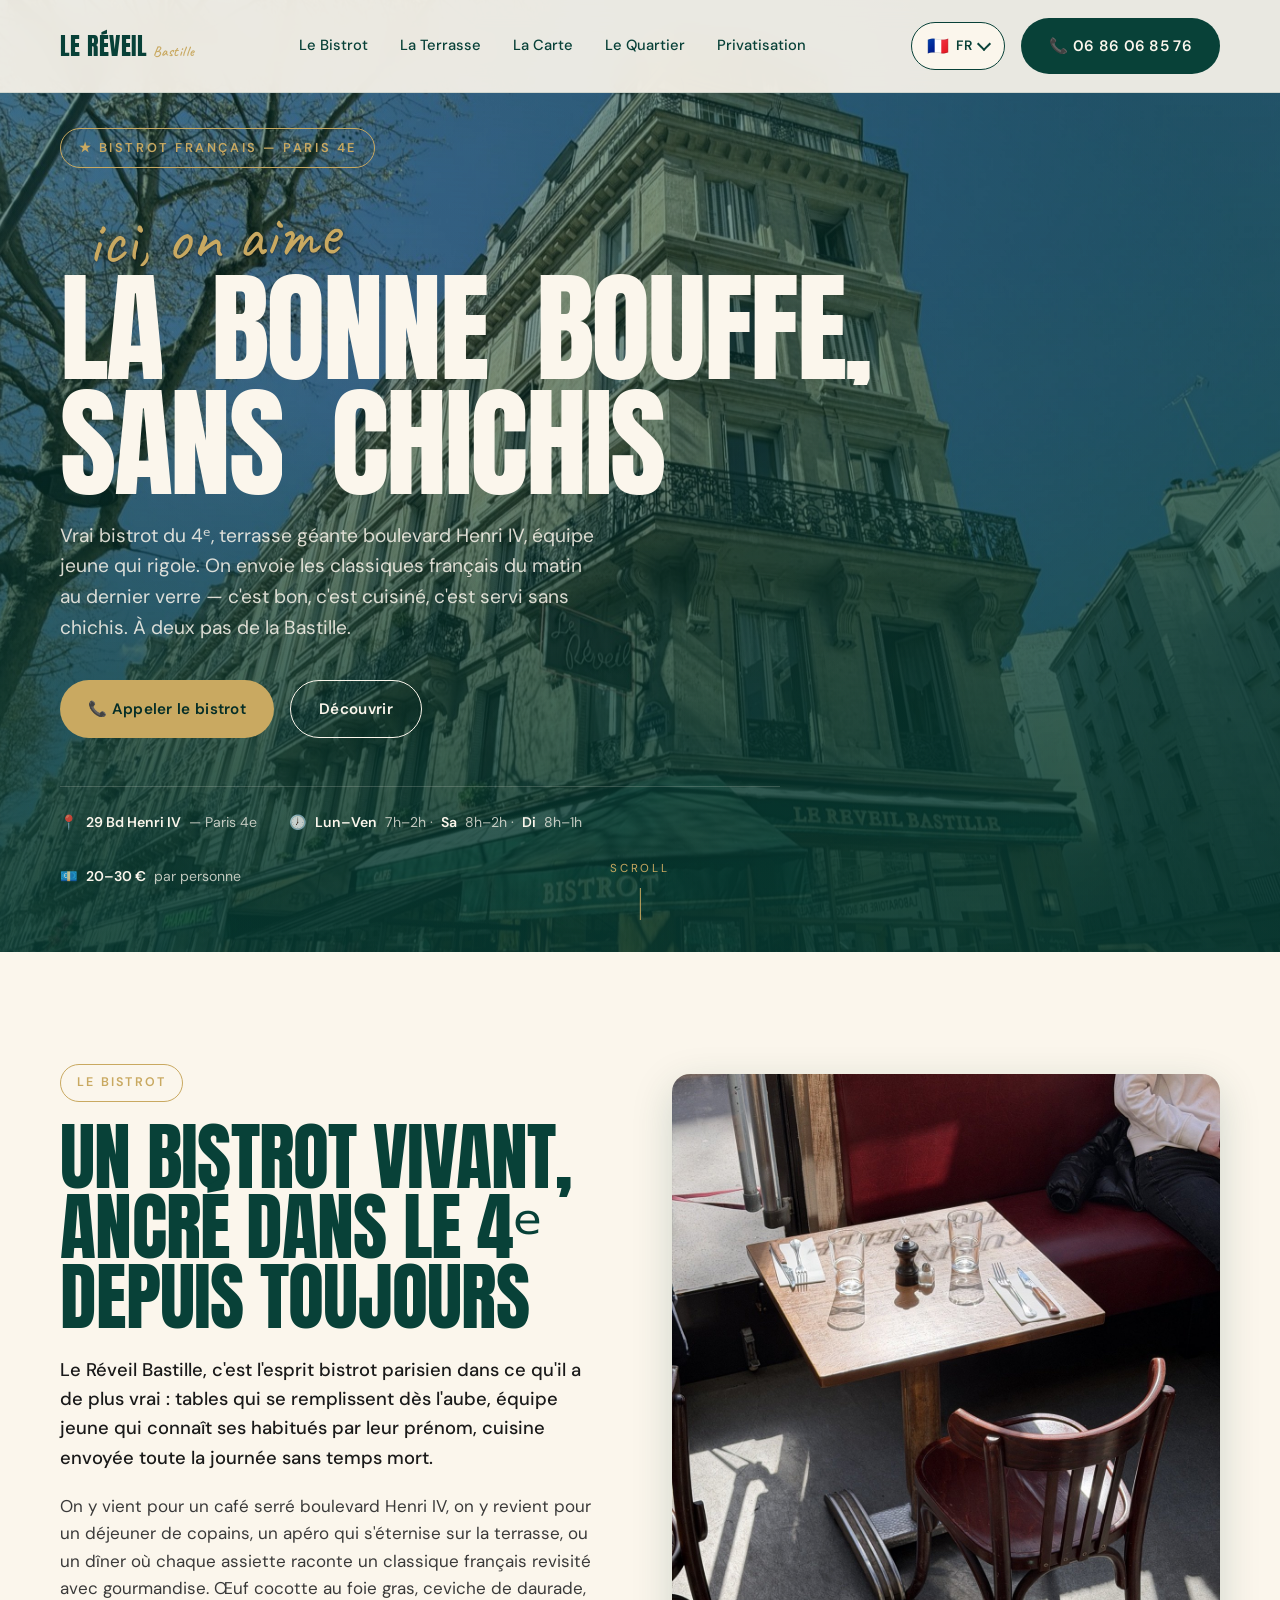
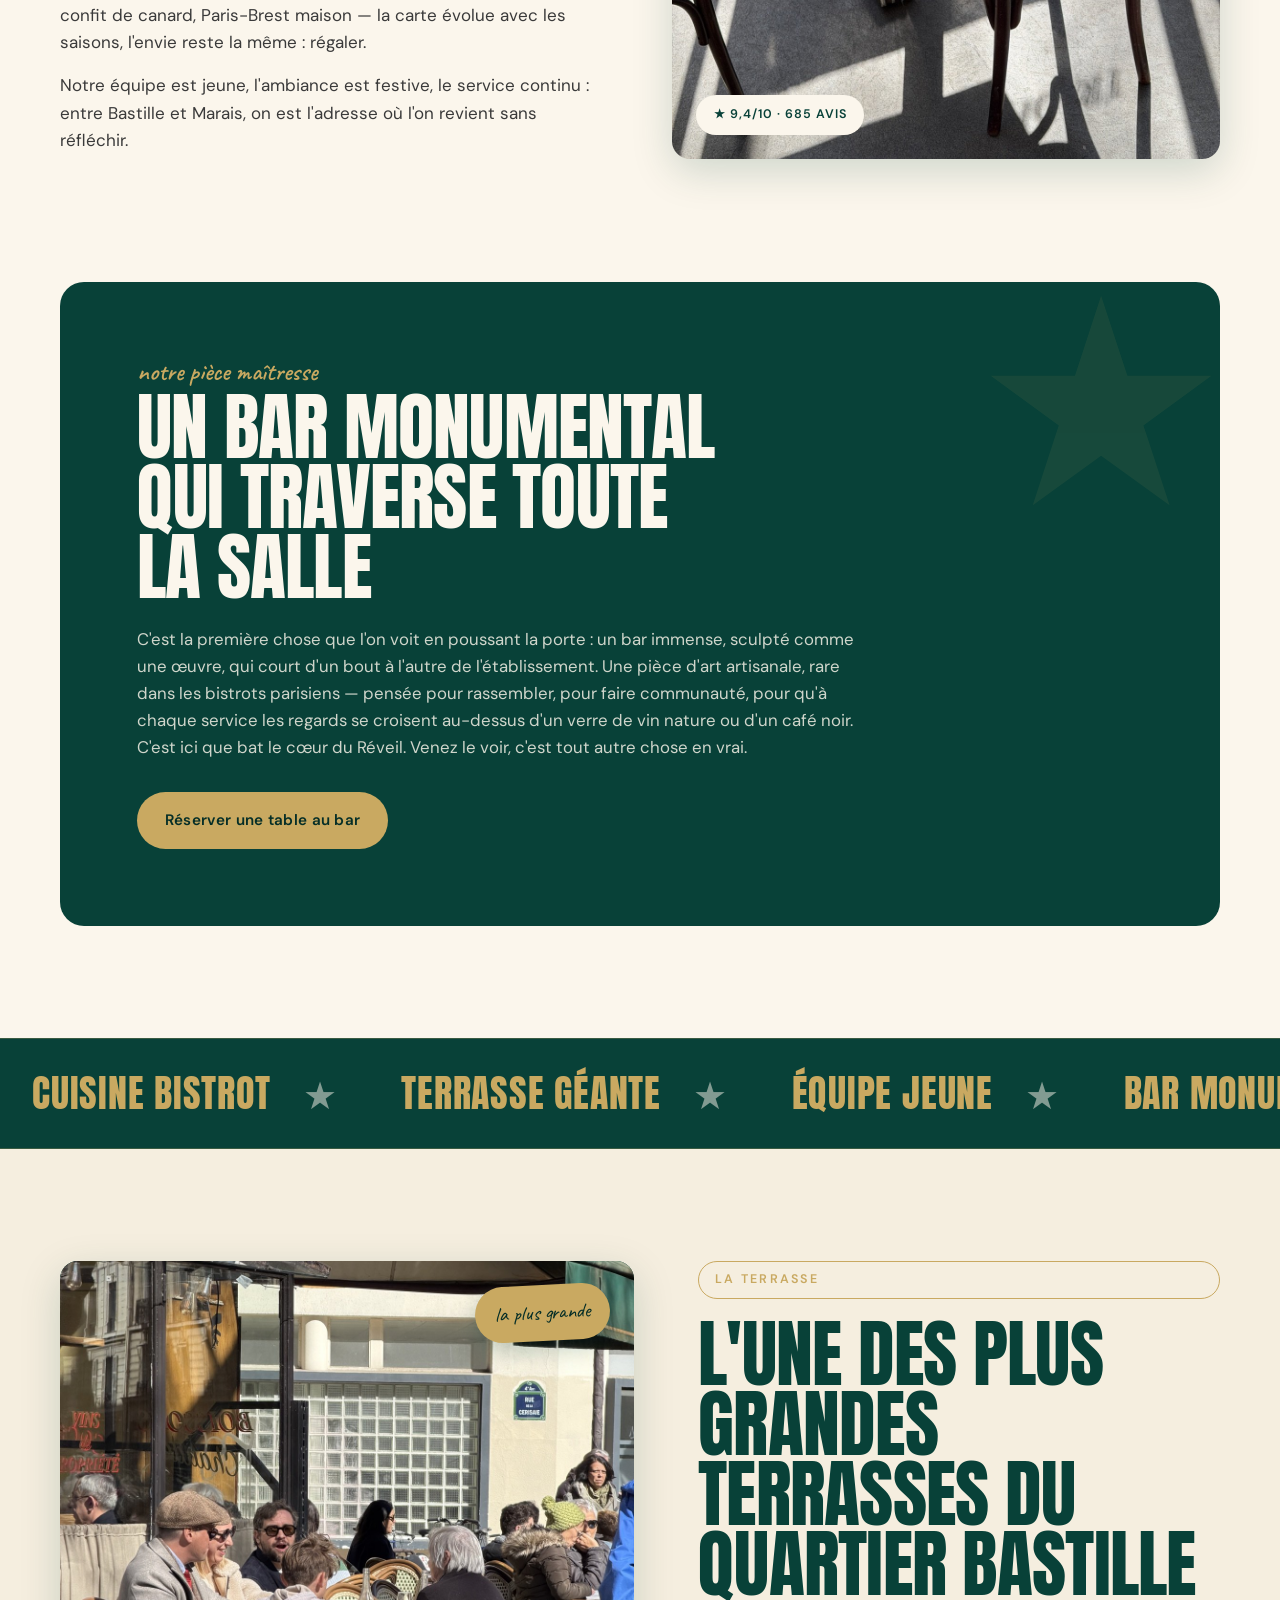
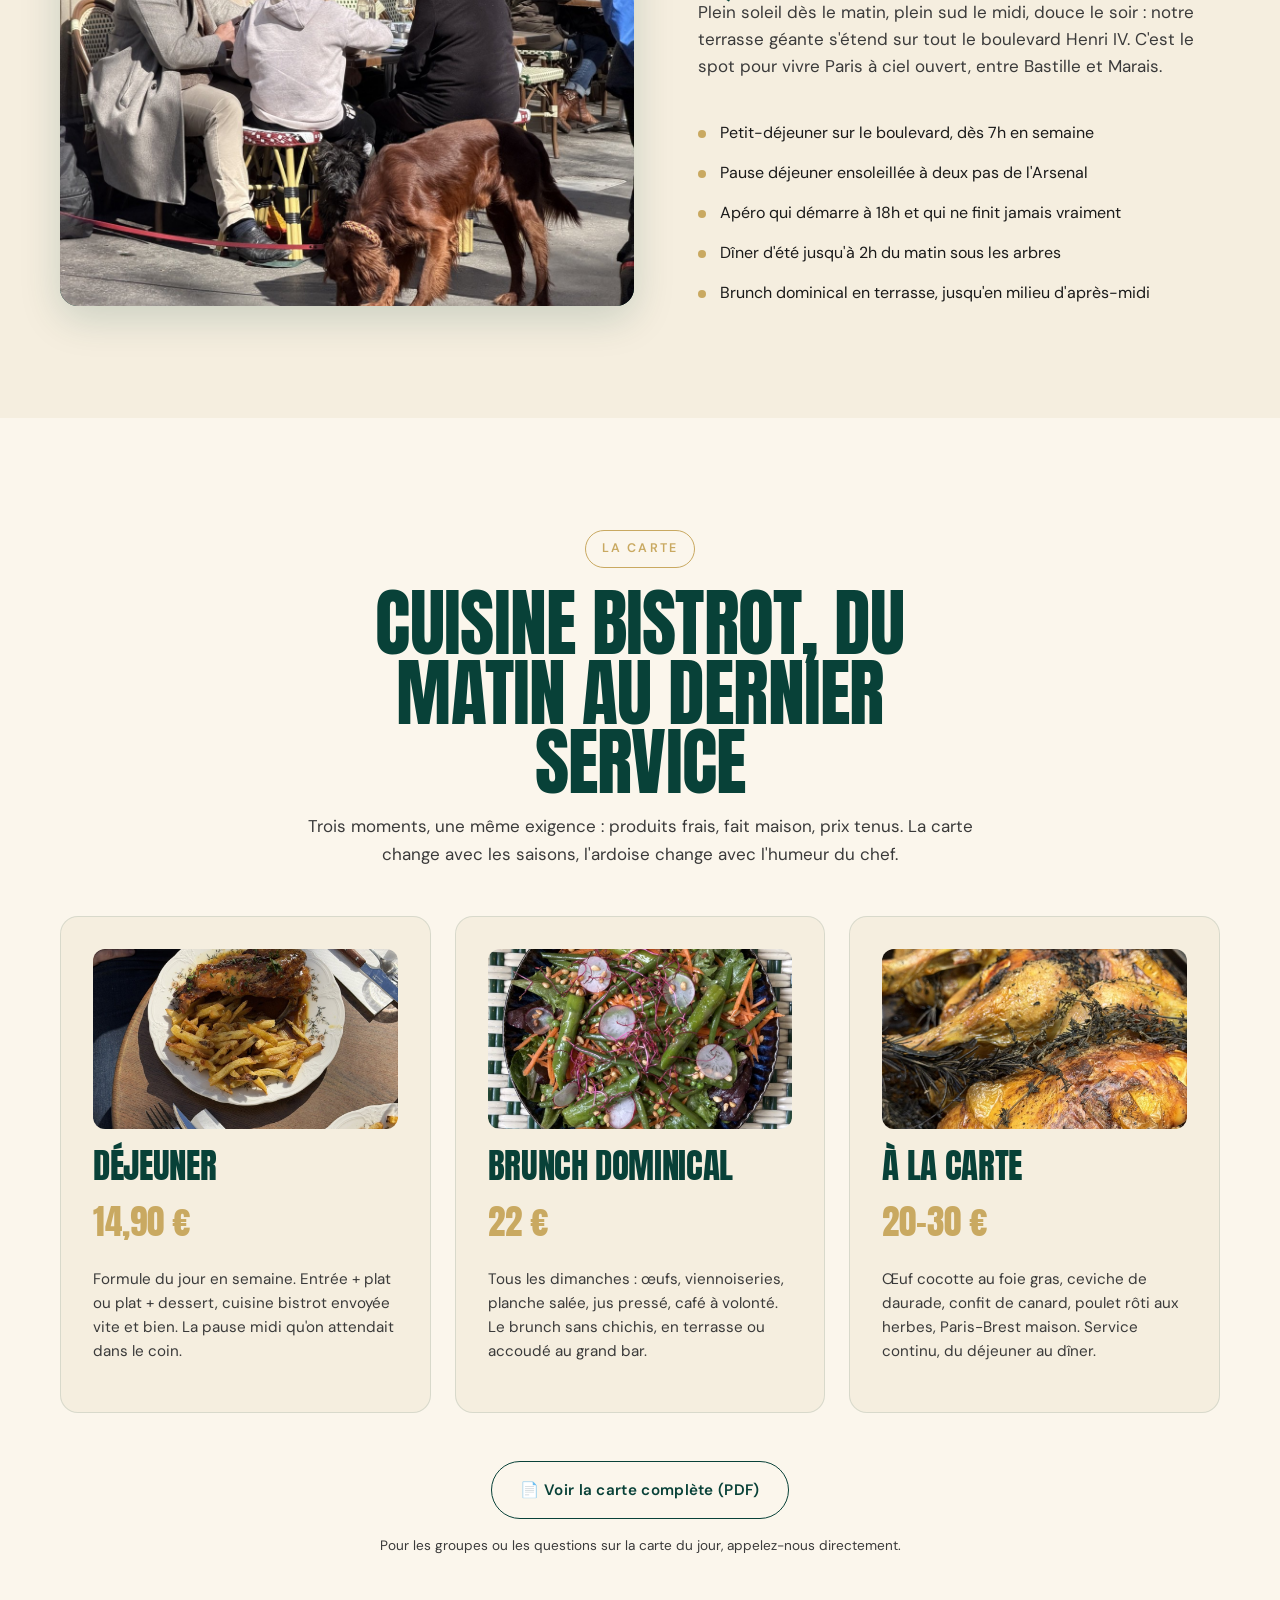
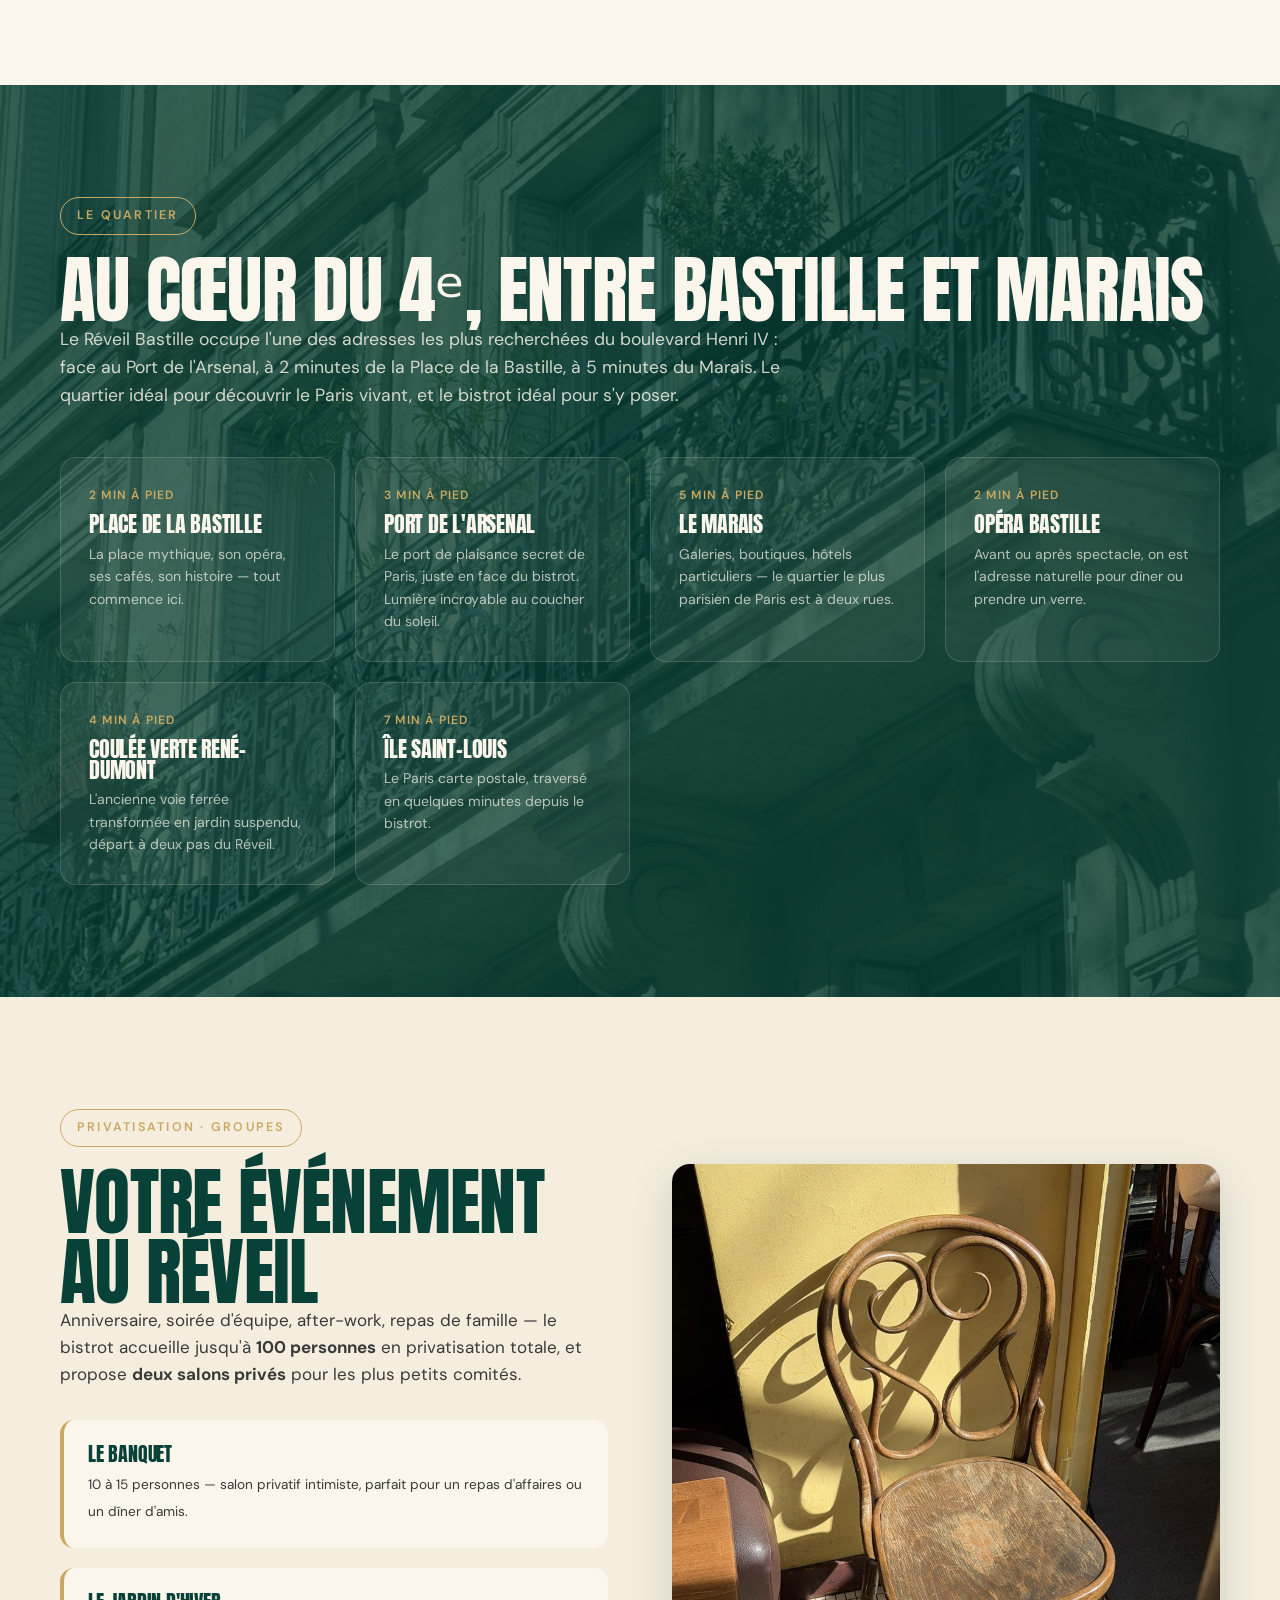
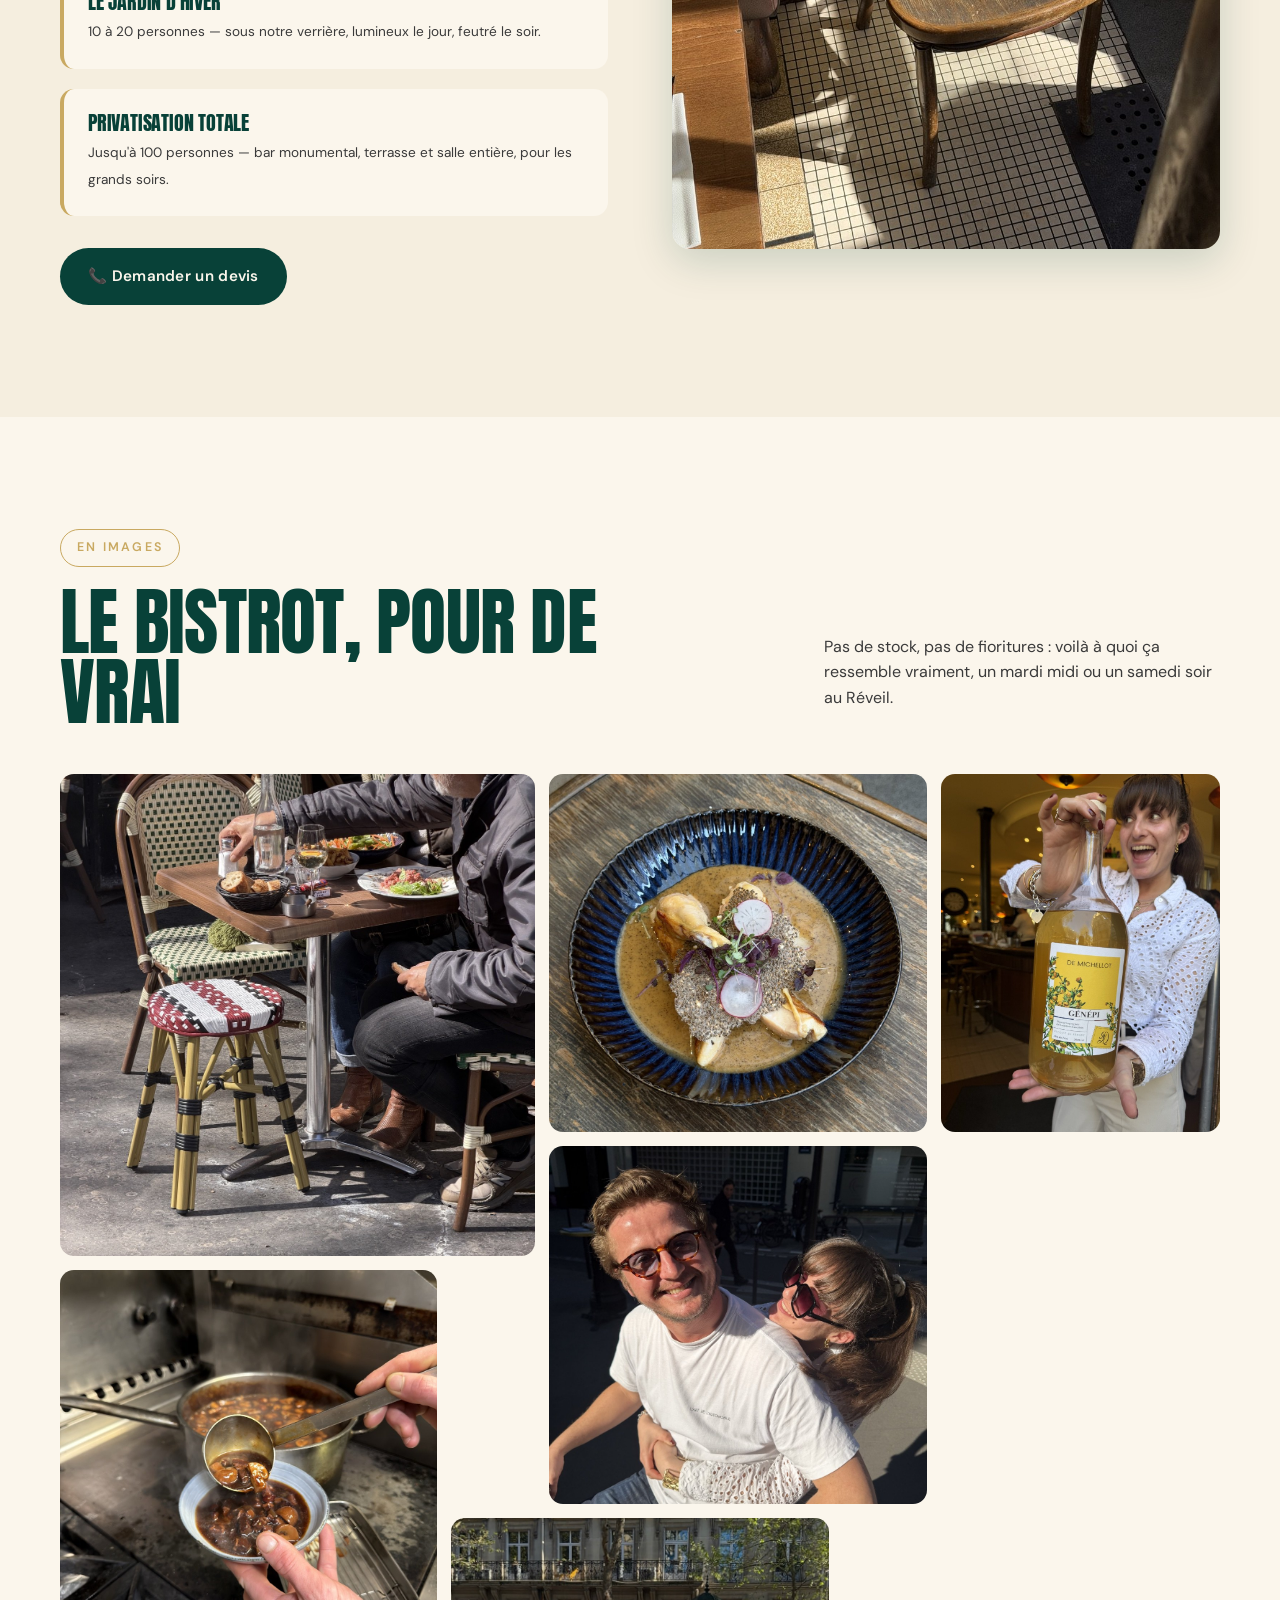
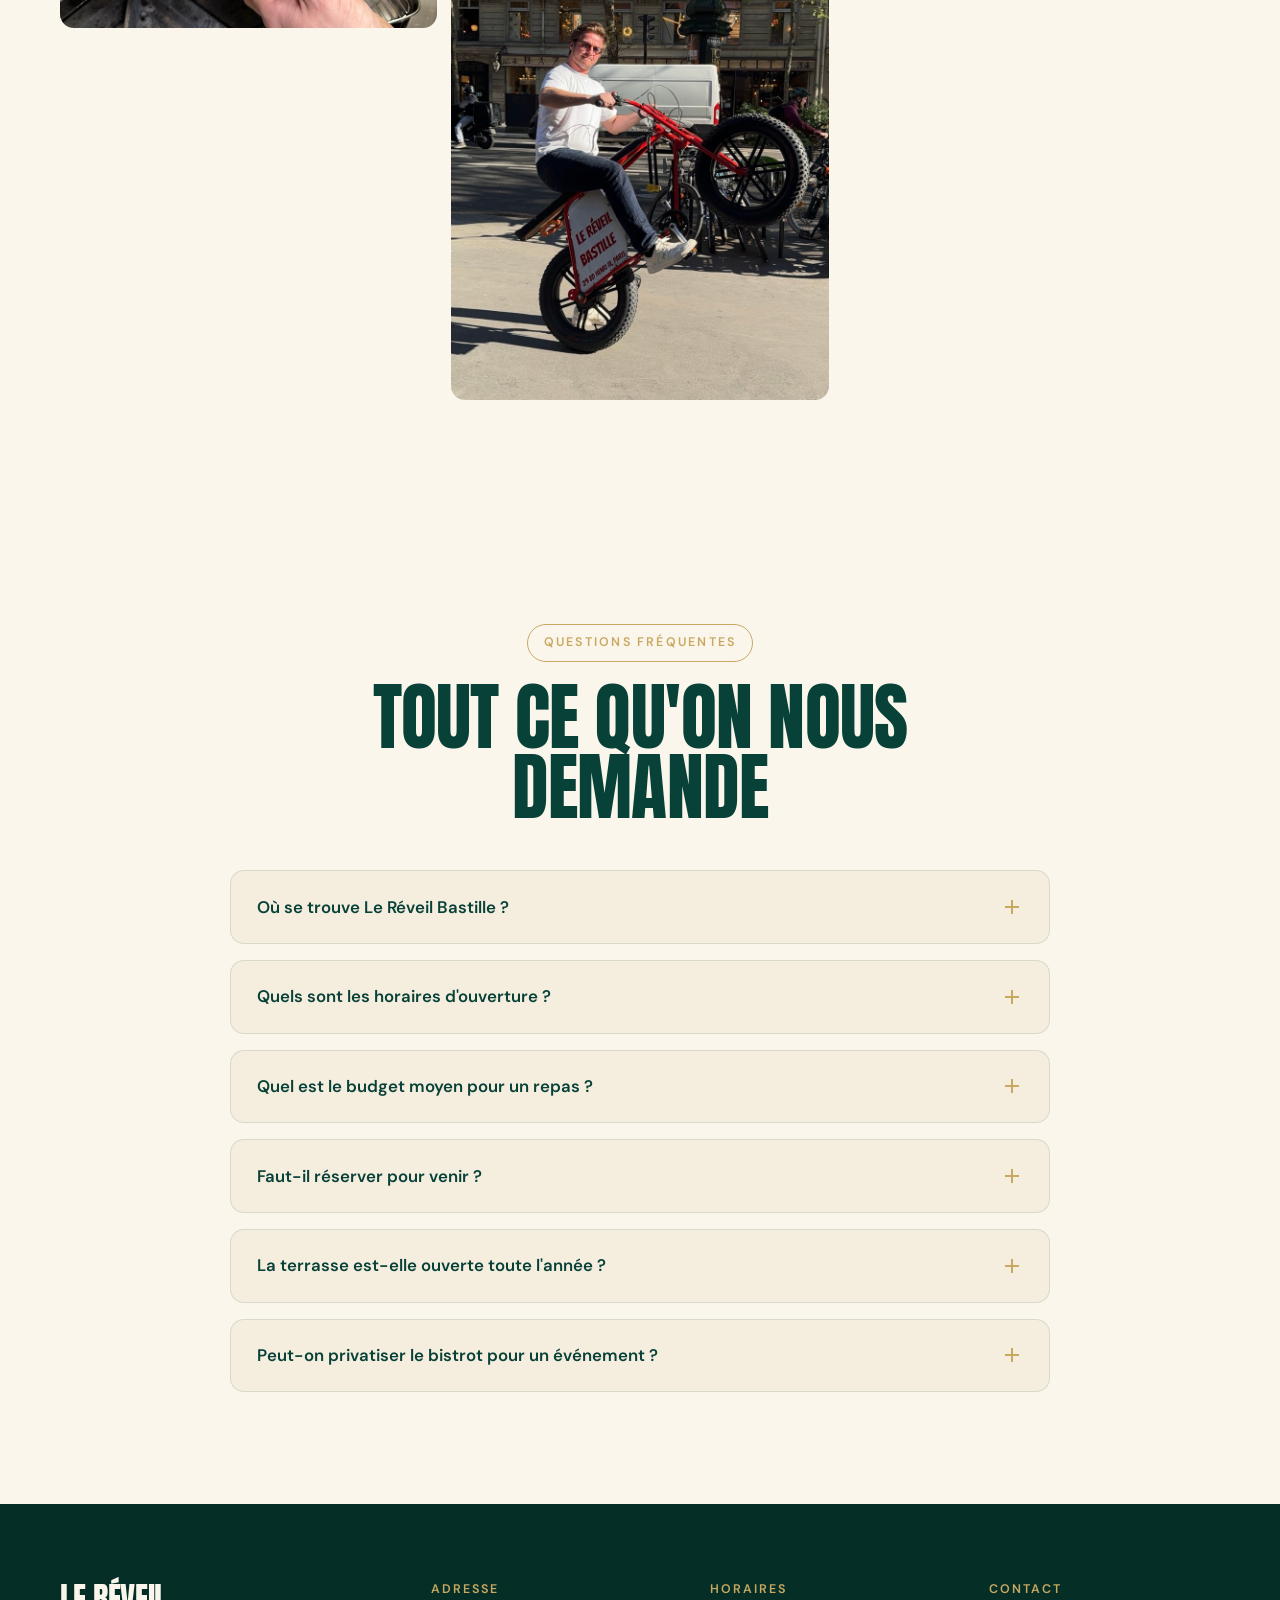
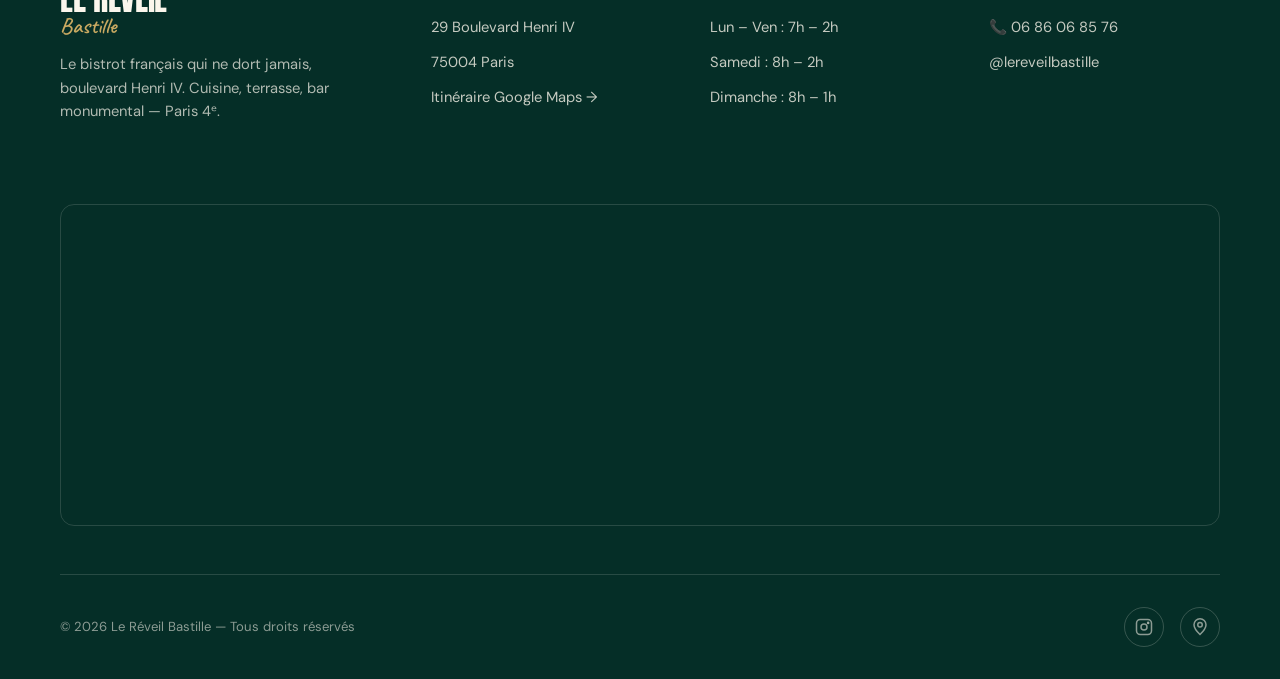
<file: index.html>
<!doctype html>
<html lang="fr">
<head>
  <meta charset="UTF-8" />
  <meta name="viewport" content="width=device-width, initial-scale=1.0" />
  <meta name="theme-color" content="#084138" />

  <!-- SEO méta principale -->
  <title>Le Réveil Bastille — Bistrot français Boulevard Henri IV, Paris 4</title>
  <meta name="description" content="Bistrot français d'exception à deux pas de la Place de la Bastille. Cuisine bistrot, immense terrasse boulevard Henri IV, bar monumental signature. Ouvert tous les jours, 4e arrondissement de Paris." />
  <meta name="keywords" content="bistrot Paris 4, restaurant Bastille, boulevard Henri IV, terrasse Bastille, brunch Bastille, restaurant Marais, bistrot français Paris" />
  <meta name="author" content="Le Réveil Bastille" />
  <meta name="robots" content="index, follow, max-image-preview:large" />

  <!-- Canonical -->
  <link rel="canonical" href="https://lereveilbastille.fr/" />

  <!-- hreflang (multilingue) -->
  <link rel="alternate" hreflang="fr" href="https://lereveilbastille.fr/" />
  <link rel="alternate" hreflang="en" href="https://lereveilbastille.fr/en/" />
  <link rel="alternate" hreflang="es" href="https://lereveilbastille.fr/es/" />
  <link rel="alternate" hreflang="pt" href="https://lereveilbastille.fr/pt/" />
  <link rel="alternate" hreflang="zh" href="https://lereveilbastille.fr/zh/" />
  <link rel="alternate" hreflang="x-default" href="https://lereveilbastille.fr/" />

  <!-- Open Graph -->
  <meta property="og:type" content="restaurant.restaurant" />
  <meta property="og:locale" content="fr_FR" />
  <meta property="og:locale:alternate" content="en_US" />
  <meta property="og:locale:alternate" content="es_ES" />
  <meta property="og:locale:alternate" content="pt_PT" />
  <meta property="og:locale:alternate" content="zh_CN" />
  <meta property="og:title" content="Le Réveil Bastille — Bistrot français Boulevard Henri IV, Paris 4" />
  <meta property="og:description" content="Bistrot français d'exception à deux pas de la Bastille. Immense terrasse, bar monumental signature, équipe jeune et passionnée." />
  <meta property="og:url" content="https://lereveilbastille.fr/" />
  <meta property="og:image" content="https://lereveilbastille.fr/assets/og-cover.jpg" />
  <meta property="og:site_name" content="Le Réveil Bastille" />

  <!-- Twitter Cards -->
  <meta name="twitter:card" content="summary_large_image" />
  <meta name="twitter:title" content="Le Réveil Bastille — Bistrot Paris 4" />
  <meta name="twitter:description" content="Bistrot français à deux pas de la Bastille. Terrasse, bar monumental, équipe jeune." />
  <meta name="twitter:image" content="https://lereveilbastille.fr/assets/og-cover.jpg" />

  <!-- Favicon (placeholder) -->
  <link rel="icon" type="image/svg+xml" href="data:image/svg+xml,%3Csvg xmlns='http://www.w3.org/2000/svg' viewBox='0 0 100 100'%3E%3Crect width='100' height='100' fill='%23084138'/%3E%3Ctext x='50' y='68' font-family='Arial Black' font-size='52' fill='%23c9a961' text-anchor='middle'%3ER%3C/text%3E%3C/svg%3E" />

  <!-- Polices Google -->
  <link rel="preconnect" href="https://fonts.googleapis.com" />
  <link rel="preconnect" href="https://fonts.gstatic.com" crossorigin />
  <link href="https://fonts.googleapis.com/css2?family=Anton&family=DM+Sans:wght@400;500;600;700&family=Caveat:wght@600;700&display=swap" rel="stylesheet" />

  <!-- Feuille de style principale -->
  <link rel="stylesheet" href="style.css" />

  <!-- Schema.org : Restaurant + LocalBusiness -->
  <script type="application/ld+json">
  {
    "@context": "https://schema.org",
    "@type": "Restaurant",
    "@id": "https://lereveilbastille.fr/#restaurant",
    "name": "Le Réveil Bastille",
    "url": "https://lereveilbastille.fr/",
    "image": [
      "https://lereveilbastille.fr/assets/og-cover.jpg"
    ],
    "logo": "https://lereveilbastille.fr/assets/logo.svg",
    "description": "Bistrot français d'exception sur le boulevard Henri IV, à deux pas de la Place de la Bastille. Cuisine bistrot, immense terrasse, bar monumental signature. Équipe jeune et passionnée.",
    "telephone": "+33686068576",
    "priceRange": "€€",
    "servesCuisine": ["French", "Bistrot", "Brunch"],
    "address": {
      "@type": "PostalAddress",
      "streetAddress": "29 Boulevard Henri IV",
      "addressLocality": "Paris",
      "postalCode": "75004",
      "addressRegion": "Île-de-France",
      "addressCountry": "FR"
    },
    "geo": {
      "@type": "GeoCoordinates",
      "latitude": 48.852116,
      "longitude": 2.3650567
    },
    "openingHoursSpecification": [
      { "@type": "OpeningHoursSpecification", "dayOfWeek": ["Monday","Tuesday","Wednesday","Thursday","Friday"], "opens": "07:00", "closes": "02:00" },
      { "@type": "OpeningHoursSpecification", "dayOfWeek": "Saturday", "opens": "08:00", "closes": "02:00" },
      { "@type": "OpeningHoursSpecification", "dayOfWeek": "Sunday", "opens": "08:00", "closes": "01:00" }
    ],
    "hasMap": "https://www.google.com/maps/place/Le+Reveil+Bastille/@48.8521195,2.3624818,17z",
    "acceptsReservations": "False",
    "sameAs": [
      "https://www.instagram.com/lereveilbastille/"
    ],
    "areaServed": {
      "@type": "City",
      "name": "Paris"
    }
  }
  </script>

  <!-- Schema.org : FAQPage (GEO — Generative Engine Optimization) -->
  <script type="application/ld+json">
  {
    "@context": "https://schema.org",
    "@type": "FAQPage",
    "mainEntity": [
      {
        "@type": "Question",
        "name": "Où se trouve Le Réveil Bastille ?",
        "acceptedAnswer": {
          "@type": "Answer",
          "text": "Le Réveil Bastille est situé au 29 boulevard Henri IV, dans le 4e arrondissement de Paris, à deux minutes à pied de la Place de la Bastille et à proximité immédiate du Marais et du Port de l'Arsenal."
        }
      },
      {
        "@type": "Question",
        "name": "Quels sont les horaires d'ouverture du Réveil Bastille ?",
        "acceptedAnswer": {
          "@type": "Answer",
          "text": "Le bistrot est ouvert du lundi au vendredi de 7h à 2h, le samedi de 8h à 2h et le dimanche de 8h à 1h. Service continu toute la journée."
        }
      },
      {
        "@type": "Question",
        "name": "Quel est le budget moyen pour un repas au Réveil Bastille ?",
        "acceptedAnswer": {
          "@type": "Answer",
          "text": "Le budget moyen se situe entre 20 et 30 € par personne pour un repas complet. Une formule déjeuner et un brunch dominical sont également proposés à des tarifs accessibles."
        }
      },
      {
        "@type": "Question",
        "name": "Le Réveil Bastille a-t-il une terrasse ?",
        "acceptedAnswer": {
          "@type": "Answer",
          "text": "Oui, le bistrot dispose d'une immense terrasse ensoleillée donnant sur le boulevard Henri IV. Elle est ouverte pour le petit-déjeuner, le déjeuner, l'apéro et le dîner."
        }
      },
      {
        "@type": "Question",
        "name": "Faut-il réserver pour venir manger ?",
        "acceptedAnswer": {
          "@type": "Answer",
          "text": "Le Réveil Bastille fonctionne sans réservation en ligne. Pour les groupes ou la privatisation, il suffit d'appeler directement au 06 86 06 85 76."
        }
      },
      {
        "@type": "Question",
        "name": "Peut-on privatiser Le Réveil Bastille pour un événement ?",
        "acceptedAnswer": {
          "@type": "Answer",
          "text": "Oui, le bistrot propose deux espaces privatisables — Le Banquet (10 à 15 personnes) et Le Jardin d'Hiver (10 à 20 personnes) — ainsi qu'une privatisation totale jusqu'à 100 personnes pour les événements professionnels et privés."
        }
      }
    ]
  }
  </script>
</head>

<body>

  <!-- Barre de progression scroll -->
  <div class="scroll-progress" aria-hidden="true"></div>

  <!-- ===================== NAVIGATION ===================== -->
  <header class="nav" role="banner">
    <div class="container nav-inner">
      <a href="#top" class="nav-logo" aria-label="Le Réveil Bastille — accueil">
        Le Réveil <span class="accent">Bastille</span>
      </a>

      <nav class="nav-menu" role="navigation" aria-label="Menu principal">
        <a href="#bistrot">Le Bistrot</a>
        <a href="#terrasse">La Terrasse</a>
        <a href="#carte">La Carte</a>
        <a href="#quartier">Le Quartier</a>
        <a href="#privatisation">Privatisation</a>
      </nav>

      <div class="nav-actions">
        <!-- SÉLECTEUR DE LANGUE — VISIBLE IMMÉDIATEMENT -->
        <div class="lang-switcher" role="group" aria-label="Choisir la langue">
          <button class="lang-current" aria-haspopup="true" aria-expanded="false">
            <span class="lang-flag">🇫🇷</span> FR <span class="chevron"></span>
          </button>
          <div class="lang-dropdown" role="menu">
            <a href="/" class="active" role="menuitem"><span class="lang-flag">🇫🇷</span> Français</a>
            <a href="/en/" role="menuitem"><span class="lang-flag">🇬🇧</span> English</a>
            <a href="/es/" role="menuitem"><span class="lang-flag">🇪🇸</span> Español</a>
            <a href="/pt/" role="menuitem"><span class="lang-flag">🇵🇹</span> Português</a>
            <a href="/zh/" role="menuitem"><span class="lang-flag">🇨🇳</span> 中文</a>
          </div>
        </div>

        <a href="tel:+33686068576" class="btn btn-primary">📞 06 86 06 85 76</a>

        <button class="nav-burger" aria-label="Ouvrir le menu" aria-expanded="false">
          <span></span><span></span><span></span>
        </button>
      </div>
    </div>
  </header>

  <main id="top">

    <!-- ===================== HERO ===================== -->
    <section class="hero" aria-label="Bienvenue au Réveil Bastille">
      <div class="hero-bg" aria-hidden="true">
        <img src="assets/hero-facade.jpg" alt="" loading="eager" fetchpriority="high" />
      </div>
      <div class="container hero-inner">
        <span class="hero-tag">★ Bistrot français — Paris 4e</span>
        <h1>
          <span class="script-accent">ici, on aime</span>
          la bonne bouffe, sans chichis
        </h1>
        <p class="hero-sub">
          Vrai bistrot du 4ᵉ, terrasse géante boulevard Henri IV, équipe jeune qui rigole.
          On envoie les classiques français du matin au dernier verre — c'est bon, c'est cuisiné,
          c'est servi sans chichis. À deux pas de la Bastille.
        </p>
        <div class="hero-cta">
          <a href="tel:+33686068576" class="btn btn-brass">📞 Appeler le bistrot</a>
          <a href="#bistrot" class="btn btn-outline" style="color:#fbf6ec; border-color:#fbf6ec;">Découvrir</a>
        </div>
        <div class="hero-meta">
          <div>📍 <strong>29 Bd Henri IV</strong> — Paris 4e</div>
          <div>🕖 <strong>Lun–Ven</strong> 7h–2h · <strong>Sa</strong> 8h–2h · <strong>Di</strong> 8h–1h</div>
          <div>💶 <strong>20–30 €</strong> par personne</div>
        </div>
      </div>
      <div class="scroll-cue" aria-hidden="true">Scroll</div>
    </section>

    <!-- ===================== LE BISTROT ===================== -->
    <section class="bistrot" id="bistrot">
      <div class="container">
        <div class="split">
          <div class="split-text reveal-left">
            <span class="section-tag">Le Bistrot</span>
            <h2>Un bistrot vivant, ancré dans le 4ᵉ depuis toujours</h2>
            <p class="lead">
              Le Réveil Bastille, c'est l'esprit bistrot parisien dans ce qu'il a de plus vrai :
              tables qui se remplissent dès l'aube, équipe jeune qui connaît ses habitués par leur prénom,
              cuisine envoyée toute la journée sans temps mort.
            </p>
            <p>
              On y vient pour un café serré boulevard Henri IV, on y revient pour un déjeuner de
              copains, un apéro qui s'éternise sur la terrasse, ou un dîner où chaque assiette
              raconte un classique français revisité avec gourmandise. Œuf cocotte au foie gras,
              ceviche de daurade, confit de canard, Paris-Brest maison — la carte évolue avec
              les saisons, l'envie reste la même : régaler.
            </p>
            <p>
              Notre équipe est jeune, l'ambiance est festive, le service continu :
              entre Bastille et Marais, on est l'adresse où l'on revient sans réfléchir.
            </p>
          </div>
          <div class="split-image img-reveal">
            <img src="assets/bistrot-banquette.jpg" alt="Banquette rouge et chaises Thonet à l'intérieur du Réveil Bastille" loading="lazy" />
            <span class="badge">★ 9,4/10 · 685 avis</span>
          </div>
        </div>

        <!-- Bloc bar monumental — pièce signature -->
        <div class="signature-bar fade-in">
          <span class="script">notre pièce maîtresse</span>
          <h2>Un bar monumental qui traverse toute la salle</h2>
          <p>
            C'est la première chose que l'on voit en poussant la porte : un bar immense, sculpté
            comme une œuvre, qui court d'un bout à l'autre de l'établissement. Une pièce d'art
            artisanale, rare dans les bistrots parisiens — pensée pour rassembler, pour faire
            communauté, pour qu'à chaque service les regards se croisent au-dessus d'un verre de
            vin nature ou d'un café noir. C'est ici que bat le cœur du Réveil. Venez le voir,
            c'est tout autre chose en vrai.
          </p>
          <div style="margin-top:2rem;">
            <a href="tel:+33686068576" class="btn btn-brass">Réserver une table au bar</a>
          </div>
        </div>
      </div>
    </section>

    <!-- ===================== MARQUEE ===================== -->
    <div class="marquee" aria-hidden="true">
      <div class="marquee-track">
        <span>cuisine bistrot</span>
        <span>terrasse géante</span>
        <span>équipe jeune</span>
        <span>bar monumental</span>
        <span>service continu</span>
        <span>brunch dominical</span>
        <span>cuisine bistrot</span>
        <span>terrasse géante</span>
        <span>équipe jeune</span>
        <span>bar monumental</span>
        <span>service continu</span>
        <span>brunch dominical</span>
      </div>
    </div>

    <!-- ===================== LA TERRASSE ===================== -->
    <section class="terrasse" id="terrasse">
      <div class="container">
        <div class="terrasse-grid fade-in">
          <div class="terrasse-image img-reveal" role="img" aria-label="Terrasse animée du Réveil Bastille boulevard Henri IV">
            <img src="assets/terrasse-vie.jpg" alt="Terrasse pleine de monde au Réveil Bastille un après-midi ensoleillé" loading="lazy" />
            <span class="badge-script">la plus grande</span>
          </div>
          <div class="terrasse-text">
            <span class="section-tag">La Terrasse</span>
            <h2>L'une des plus grandes terrasses du quartier Bastille</h2>
            <p class="lead">
              Plein soleil dès le matin, plein sud le midi, douce le soir : notre terrasse géante
              s'étend sur tout le boulevard Henri IV. C'est le spot pour vivre Paris à ciel ouvert,
              entre Bastille et Marais.
            </p>
            <ul class="terrasse-list">
              <li>Petit-déjeuner sur le boulevard, dès 7h en semaine</li>
              <li>Pause déjeuner ensoleillée à deux pas de l'Arsenal</li>
              <li>Apéro qui démarre à 18h et qui ne finit jamais vraiment</li>
              <li>Dîner d'été jusqu'à 2h du matin sous les arbres</li>
              <li>Brunch dominical en terrasse, jusqu'en milieu d'après-midi</li>
            </ul>
          </div>
        </div>
      </div>
    </section>

    <!-- ===================== CARTE & MOMENTS ===================== -->
    <section class="carte" id="carte">
      <div class="container">
        <div style="text-align:center; max-width:680px; margin:0 auto;" class="fade-in">
          <span class="section-tag">La Carte</span>
          <h2>Cuisine bistrot, du matin au dernier service</h2>
          <p style="margin-top:1rem;">
            Trois moments, une même exigence : produits frais, fait maison, prix tenus.
            La carte change avec les saisons, l'ardoise change avec l'humeur du chef.
          </p>
        </div>

        <div class="carte-grid stagger">
          <div class="carte-card">
            <div class="carte-visual"><img src="assets/plat-canard-frites.jpg" alt="Confit de canard et frites maison servis dans une assiette" loading="lazy" /></div>
            <h3>Déjeuner</h3>
            <span class="price">14,90 €</span>
            <p>
              Formule du jour en semaine. Entrée + plat ou plat + dessert,
              cuisine bistrot envoyée vite et bien. La pause midi qu'on attendait dans le coin.
            </p>
          </div>
          <div class="carte-card">
            <div class="carte-visual"><img src="assets/plat-salade.jpg" alt="Salade fraîche du brunch dominical" loading="lazy" /></div>
            <h3>Brunch dominical</h3>
            <span class="price">22 €</span>
            <p>
              Tous les dimanches : œufs, viennoiseries, planche salée, jus pressé, café à volonté.
              Le brunch sans chichis, en terrasse ou accoudé au grand bar.
            </p>
          </div>
          <div class="carte-card">
            <div class="carte-visual"><img src="assets/plat-poulets-rotis.jpg" alt="Poulets rôtis à la broche aux herbes" loading="lazy" /></div>
            <h3>À la carte</h3>
            <span class="price">20–30 €</span>
            <p>
              Œuf cocotte au foie gras, ceviche de daurade, confit de canard, poulet rôti aux herbes,
              Paris-Brest maison. Service continu, du déjeuner au dîner.
            </p>
          </div>
        </div>

        <div class="carte-cta fade-in">
          <!-- Lien PDF de la carte — À COMPLÉTER avec l'URL Netlify une fois la carte uploadée -->
          <a href="#" class="btn btn-outline" data-tofill="carte-pdf" aria-label="Télécharger la carte au format PDF">
            📄 Voir la carte complète (PDF)
          </a>
          <p style="font-size:0.85rem; color:var(--ink-soft); margin-top:1rem;">
            Pour les groupes ou les questions sur la carte du jour, appelez-nous directement.
          </p>
        </div>
      </div>
    </section>

    <!-- ===================== LE QUARTIER ===================== -->
    <section class="quartier" id="quartier" style="--quartier-bg: url('assets/quartier-facade1.jpg');">
      <div class="container">
        <div class="fade-in">
          <span class="section-tag">Le Quartier</span>
          <h2>Au cœur du 4ᵉ, entre Bastille et Marais</h2>
          <p class="quartier-intro">
            Le Réveil Bastille occupe l'une des adresses les plus recherchées du boulevard Henri IV :
            face au Port de l'Arsenal, à 2 minutes de la Place de la Bastille, à 5 minutes du Marais.
            Le quartier idéal pour découvrir le Paris vivant, et le bistrot idéal pour s'y poser.
          </p>
        </div>

        <div class="places stagger">
          <div class="place">
            <span class="distance">2 min à pied</span>
            <h4>Place de la Bastille</h4>
            <p>La place mythique, son opéra, ses cafés, son histoire — tout commence ici.</p>
          </div>
          <div class="place">
            <span class="distance">3 min à pied</span>
            <h4>Port de l'Arsenal</h4>
            <p>Le port de plaisance secret de Paris, juste en face du bistrot. Lumière incroyable au coucher du soleil.</p>
          </div>
          <div class="place">
            <span class="distance">5 min à pied</span>
            <h4>Le Marais</h4>
            <p>Galeries, boutiques, hôtels particuliers — le quartier le plus parisien de Paris est à deux rues.</p>
          </div>
          <div class="place">
            <span class="distance">2 min à pied</span>
            <h4>Opéra Bastille</h4>
            <p>Avant ou après spectacle, on est l'adresse naturelle pour dîner ou prendre un verre.</p>
          </div>
          <div class="place">
            <span class="distance">4 min à pied</span>
            <h4>Coulée verte René-Dumont</h4>
            <p>L'ancienne voie ferrée transformée en jardin suspendu, départ à deux pas du Réveil.</p>
          </div>
          <div class="place">
            <span class="distance">7 min à pied</span>
            <h4>Île Saint-Louis</h4>
            <p>Le Paris carte postale, traversé en quelques minutes depuis le bistrot.</p>
          </div>
        </div>
      </div>
    </section>

    <!-- ===================== PRIVATISATION ===================== -->
    <section class="privatisation" id="privatisation">
      <div class="container">
        <div class="priv-grid fade-in">
          <div>
            <span class="section-tag">Privatisation · Groupes</span>
            <h2>Votre événement au Réveil</h2>
            <p class="lead">
              Anniversaire, soirée d'équipe, after-work, repas de famille — le bistrot accueille
              jusqu'à <strong>100 personnes</strong> en privatisation totale, et propose
              <strong>deux salons privés</strong> pour les plus petits comités.
            </p>

            <div class="priv-rooms">
              <div class="priv-room">
                <h4>Le Banquet</h4>
                <span>10 à 15 personnes — salon privatif intimiste, parfait pour un repas d'affaires ou un dîner d'amis.</span>
              </div>
              <div class="priv-room">
                <h4>Le Jardin d'Hiver</h4>
                <span>10 à 20 personnes — sous notre verrière, lumineux le jour, feutré le soir.</span>
              </div>
              <div class="priv-room">
                <h4>Privatisation totale</h4>
                <span>Jusqu'à 100 personnes — bar monumental, terrasse et salle entière, pour les grands soirs.</span>
              </div>
            </div>

            <div style="margin-top:2rem;">
              <a href="tel:+33686068576" class="btn btn-primary">📞 Demander un devis</a>
            </div>
          </div>

          <div class="priv-image img-reveal">
            <img src="assets/bistrot-thonet.jpg" alt="Salle privatisable du Réveil Bastille avec ses chaises Thonet" loading="lazy" />
          </div>
        </div>
      </div>
    </section>

    <!-- ===================== GALERIE ===================== -->
    <section class="gallery" id="galerie" aria-label="Le Réveil Bastille en images">
      <div class="container">
        <div class="gallery-header fade-in">
          <div>
            <span class="section-tag">En images</span>
            <h2>Le bistrot, pour de vrai</h2>
          </div>
          <p>Pas de stock, pas de fioritures : voilà à quoi ça ressemble vraiment, un mardi midi ou un samedi soir au Réveil.</p>
        </div>
        <div class="gallery-grid stagger">
          <figure><img src="assets/terrasse-apero.jpg" alt="Terrasse à l'apéro" loading="lazy" /><figcaption>l'apéro qui s'éternise</figcaption></figure>
          <figure><img src="assets/plat-assiette-fine.jpg" alt="Plat dressé sur assiette céramique" loading="lazy" /><figcaption>fait maison</figcaption></figure>
          <figure><img src="assets/equipe-patronne.jpg" alt="La patronne avec une bouteille de Genepi" loading="lazy" /><figcaption>la patronne</figcaption></figure>
          <figure><img src="assets/clients-couple.jpg" alt="Couple souriant attablé en terrasse" loading="lazy" /><figcaption>les habitués</figcaption></figure>
          <figure><img src="assets/cuisine-service.jpg" alt="Cuisine en plein service" loading="lazy" /><figcaption>en plein service</figcaption></figure>
          <figure><img src="assets/bmx-rouge.jpg" alt="Vélo BMX rouge devant l'enseigne Le Réveil Bastille" loading="lazy" /><figcaption>l'esprit Bastille</figcaption></figure>
        </div>
      </div>
    </section>

    <!-- ===================== FAQ (GEO) ===================== -->
    <section class="faq" id="faq">
      <div class="container">
        <div style="text-align:center; max-width:640px; margin:0 auto;" class="fade-in">
          <span class="section-tag">Questions fréquentes</span>
          <h2>Tout ce qu'on nous demande</h2>
        </div>

        <div class="faq-list fade-in">
          <div class="faq-item">
            <button class="faq-q" aria-expanded="false">
              Où se trouve Le Réveil Bastille ? <span class="plus" aria-hidden="true"></span>
            </button>
            <div class="faq-a">
              <p>Le Réveil est au 29 boulevard Henri IV, dans le 4ᵉ arrondissement de Paris,
              à 2 minutes à pied de la Place de la Bastille et à proximité directe du Marais
              et du Port de l'Arsenal. Métro le plus proche : Sully – Morland (ligne 7) ou
              Bastille (lignes 1, 5, 8).</p>
            </div>
          </div>

          <div class="faq-item">
            <button class="faq-q" aria-expanded="false">
              Quels sont les horaires d'ouverture ? <span class="plus" aria-hidden="true"></span>
            </button>
            <div class="faq-a">
              <p>Du lundi au vendredi : 7h – 2h. Samedi : 8h – 2h. Dimanche : 8h – 1h.
              Service continu toute la journée — vous pouvez venir manger à n'importe quelle
              heure entre l'ouverture et la fermeture.</p>
            </div>
          </div>

          <div class="faq-item">
            <button class="faq-q" aria-expanded="false">
              Quel est le budget moyen pour un repas ? <span class="plus" aria-hidden="true"></span>
            </button>
            <div class="faq-a">
              <p>Comptez entre 20 et 30 € par personne pour un repas complet à la carte.
              Le déjeuner en semaine est à 14,90 €, le brunch dominical à 22 €.</p>
            </div>
          </div>

          <div class="faq-item">
            <button class="faq-q" aria-expanded="false">
              Faut-il réserver pour venir ? <span class="plus" aria-hidden="true"></span>
            </button>
            <div class="faq-a">
              <p>Pas de réservation en ligne au Réveil — on est un vrai bistrot, on accueille
              au fil de l'arrivée. Pour les groupes, les anniversaires ou la privatisation,
              un seul numéro : 06 86 06 85 76.</p>
            </div>
          </div>

          <div class="faq-item">
            <button class="faq-q" aria-expanded="false">
              La terrasse est-elle ouverte toute l'année ? <span class="plus" aria-hidden="true"></span>
            </button>
            <div class="faq-a">
              <p>Oui — la terrasse boulevard Henri IV est ouverte toute l'année, chauffée
              en hiver, prise d'assaut dès les premiers rayons. C'est l'une des plus grandes
              terrasses du quartier Bastille.</p>
            </div>
          </div>

          <div class="faq-item">
            <button class="faq-q" aria-expanded="false">
              Peut-on privatiser le bistrot pour un événement ? <span class="plus" aria-hidden="true"></span>
            </button>
            <div class="faq-a">
              <p>Oui, plusieurs formules : Le Banquet (10 à 15 personnes), Le Jardin d'Hiver
              (10 à 20 personnes), ou la privatisation totale jusqu'à 100 personnes.
              Appelez-nous au 06 86 06 85 76 pour un devis sur mesure.</p>
            </div>
          </div>
        </div>
      </div>
    </section>

  </main>

  <!-- ===================== FOOTER ===================== -->
  <footer class="footer" role="contentinfo">
    <div class="container">

      <div class="footer-grid">
        <div class="footer-brand">
          <h3>Le Réveil <span class="script">Bastille</span></h3>
          <p>Le bistrot français qui ne dort jamais, boulevard Henri IV. Cuisine, terrasse, bar monumental — Paris 4ᵉ.</p>
        </div>

        <div class="footer-col">
          <h4>Adresse</h4>
          <ul>
            <li>29 Boulevard Henri IV</li>
            <li>75004 Paris</li>
            <li><a href="https://www.google.com/maps/place/Le+Reveil+Bastille/@48.8521195,2.3624818,17z" target="_blank" rel="noopener">Itinéraire Google Maps →</a></li>
          </ul>
        </div>

        <div class="footer-col">
          <h4>Horaires</h4>
          <ul>
            <li>Lun – Ven : 7h – 2h</li>
            <li>Samedi : 8h – 2h</li>
            <li>Dimanche : 8h – 1h</li>
          </ul>
        </div>

        <div class="footer-col">
          <h4>Contact</h4>
          <ul>
            <li><a href="tel:+33686068576">📞 06 86 06 85 76</a></li>
            <li><a href="https://www.instagram.com/lereveilbastille/" target="_blank" rel="noopener">@lereveilbastille</a></li>
          </ul>
        </div>
      </div>

      <!-- Carte Google Maps embed -->
      <div class="footer-map">
        <iframe
          src="https://maps.google.com/maps?q=Le+Reveil+Bastille,+29+Boulevard+Henri+IV,+75004+Paris&hl=fr&z=17&output=embed"
          loading="lazy"
          allowfullscreen=""
          referrerpolicy="no-referrer-when-downgrade"
          title="Le Réveil Bastille sur Google Maps"></iframe>
      </div>

      <div class="footer-bottom">
        <div>© <span data-year>2026</span> Le Réveil Bastille — Tous droits réservés</div>
        <div class="socials">
          <a href="https://www.instagram.com/lereveilbastille/" target="_blank" rel="noopener" aria-label="Instagram">
            <svg viewBox="0 0 24 24" fill="none" stroke="currentColor" stroke-width="2"><rect x="2" y="2" width="20" height="20" rx="5"/><circle cx="12" cy="12" r="4"/><circle cx="17.5" cy="6.5" r="0.8" fill="currentColor"/></svg>
          </a>
          <a href="https://www.google.com/maps/place/Le+Reveil+Bastille/" target="_blank" rel="noopener" aria-label="Google Maps">
            <svg viewBox="0 0 24 24" fill="none" stroke="currentColor" stroke-width="2"><path d="M12 22s8-7.5 8-13a8 8 0 1 0-16 0c0 5.5 8 13 8 13z"/><circle cx="12" cy="9" r="3"/></svg>
          </a>
        </div>
      </div>

    </div>
  </footer>

  <!-- Bouton téléphone flottant mobile -->
  <a href="tel:+33686068576" class="float-call" aria-label="Appeler Le Réveil Bastille">
    <svg viewBox="0 0 24 24" fill="none" stroke="currentColor" stroke-width="2.2"><path d="M22 16.92v3a2 2 0 0 1-2.18 2 19.79 19.79 0 0 1-8.63-3.07 19.5 19.5 0 0 1-6-6 19.79 19.79 0 0 1-3.07-8.67A2 2 0 0 1 4.11 2h3a2 2 0 0 1 2 1.72 12.84 12.84 0 0 0 .7 2.81 2 2 0 0 1-.45 2.11L8.09 9.91a16 16 0 0 0 6 6l1.27-1.27a2 2 0 0 1 2.11-.45 12.84 12.84 0 0 0 2.81.7A2 2 0 0 1 22 16.92z"/></svg>
  </a>

  <script src="main.js" defer></script>
</body>
</html>
</file>
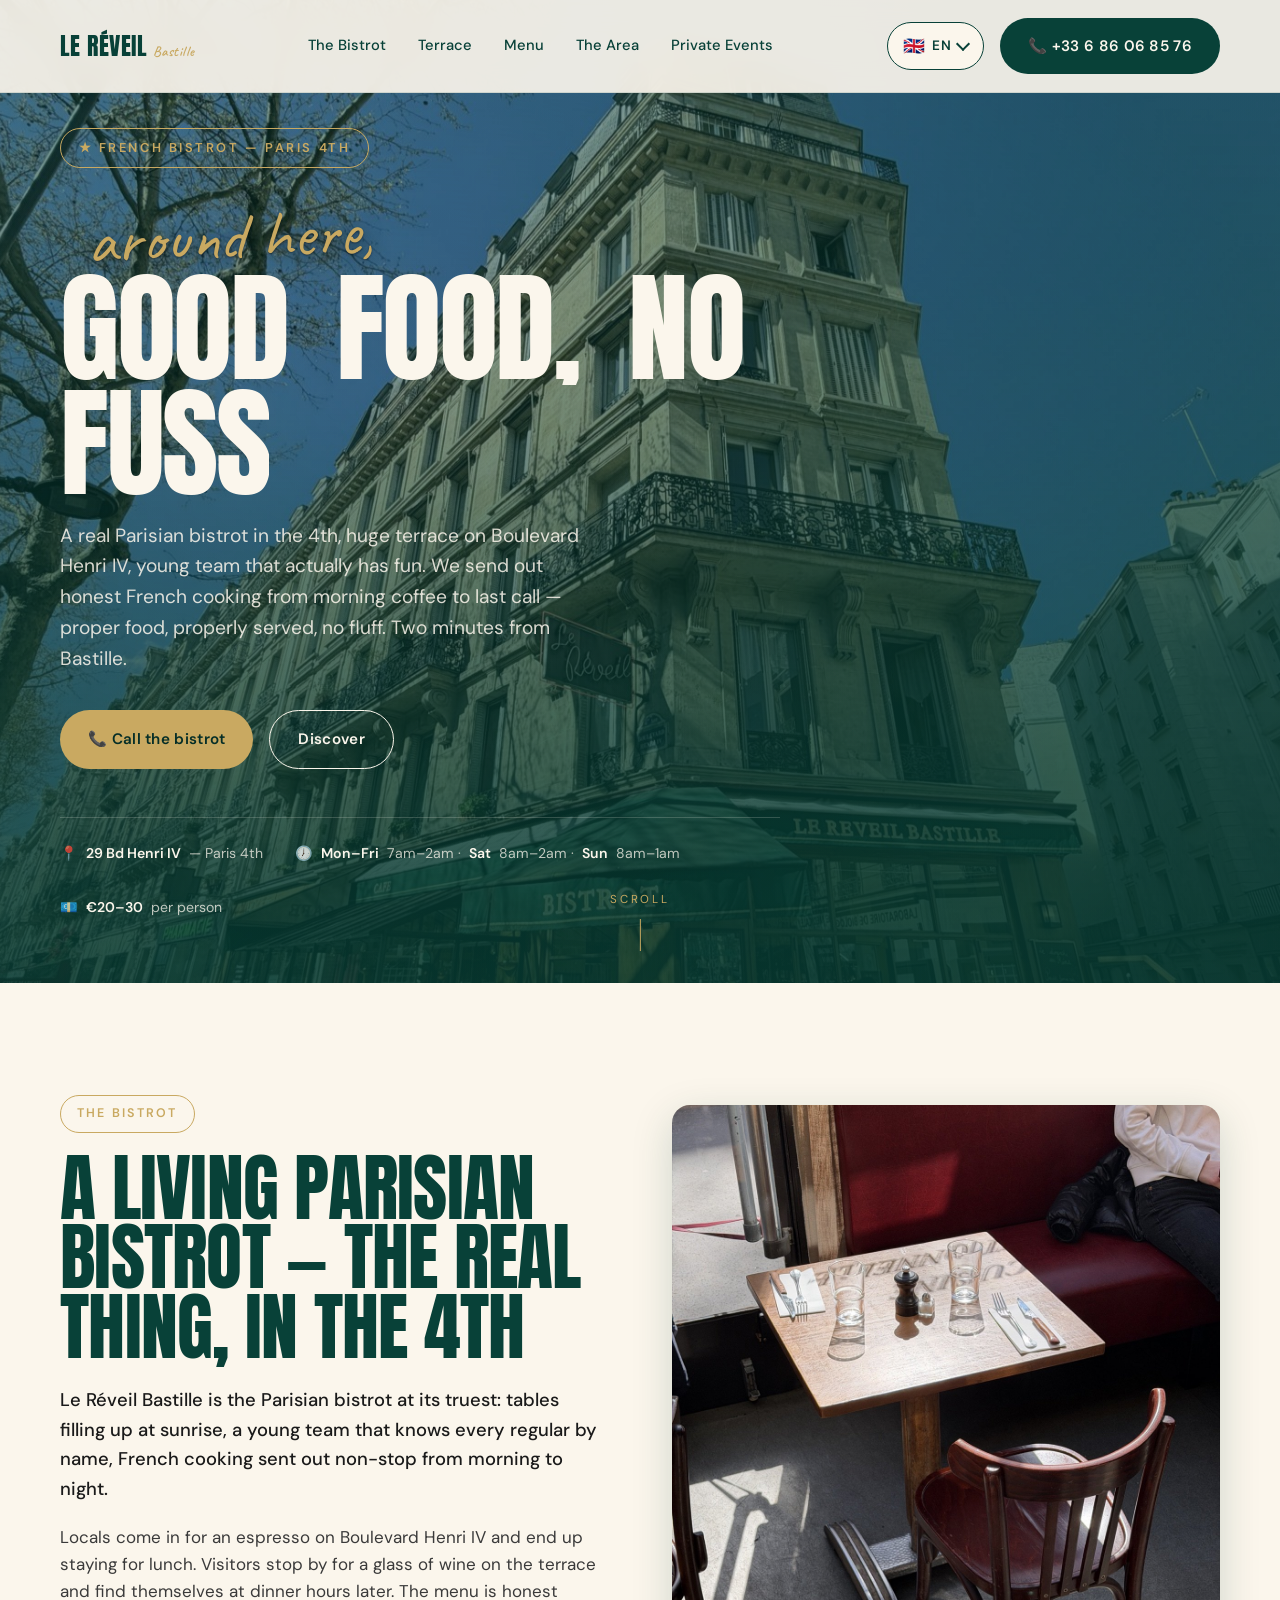
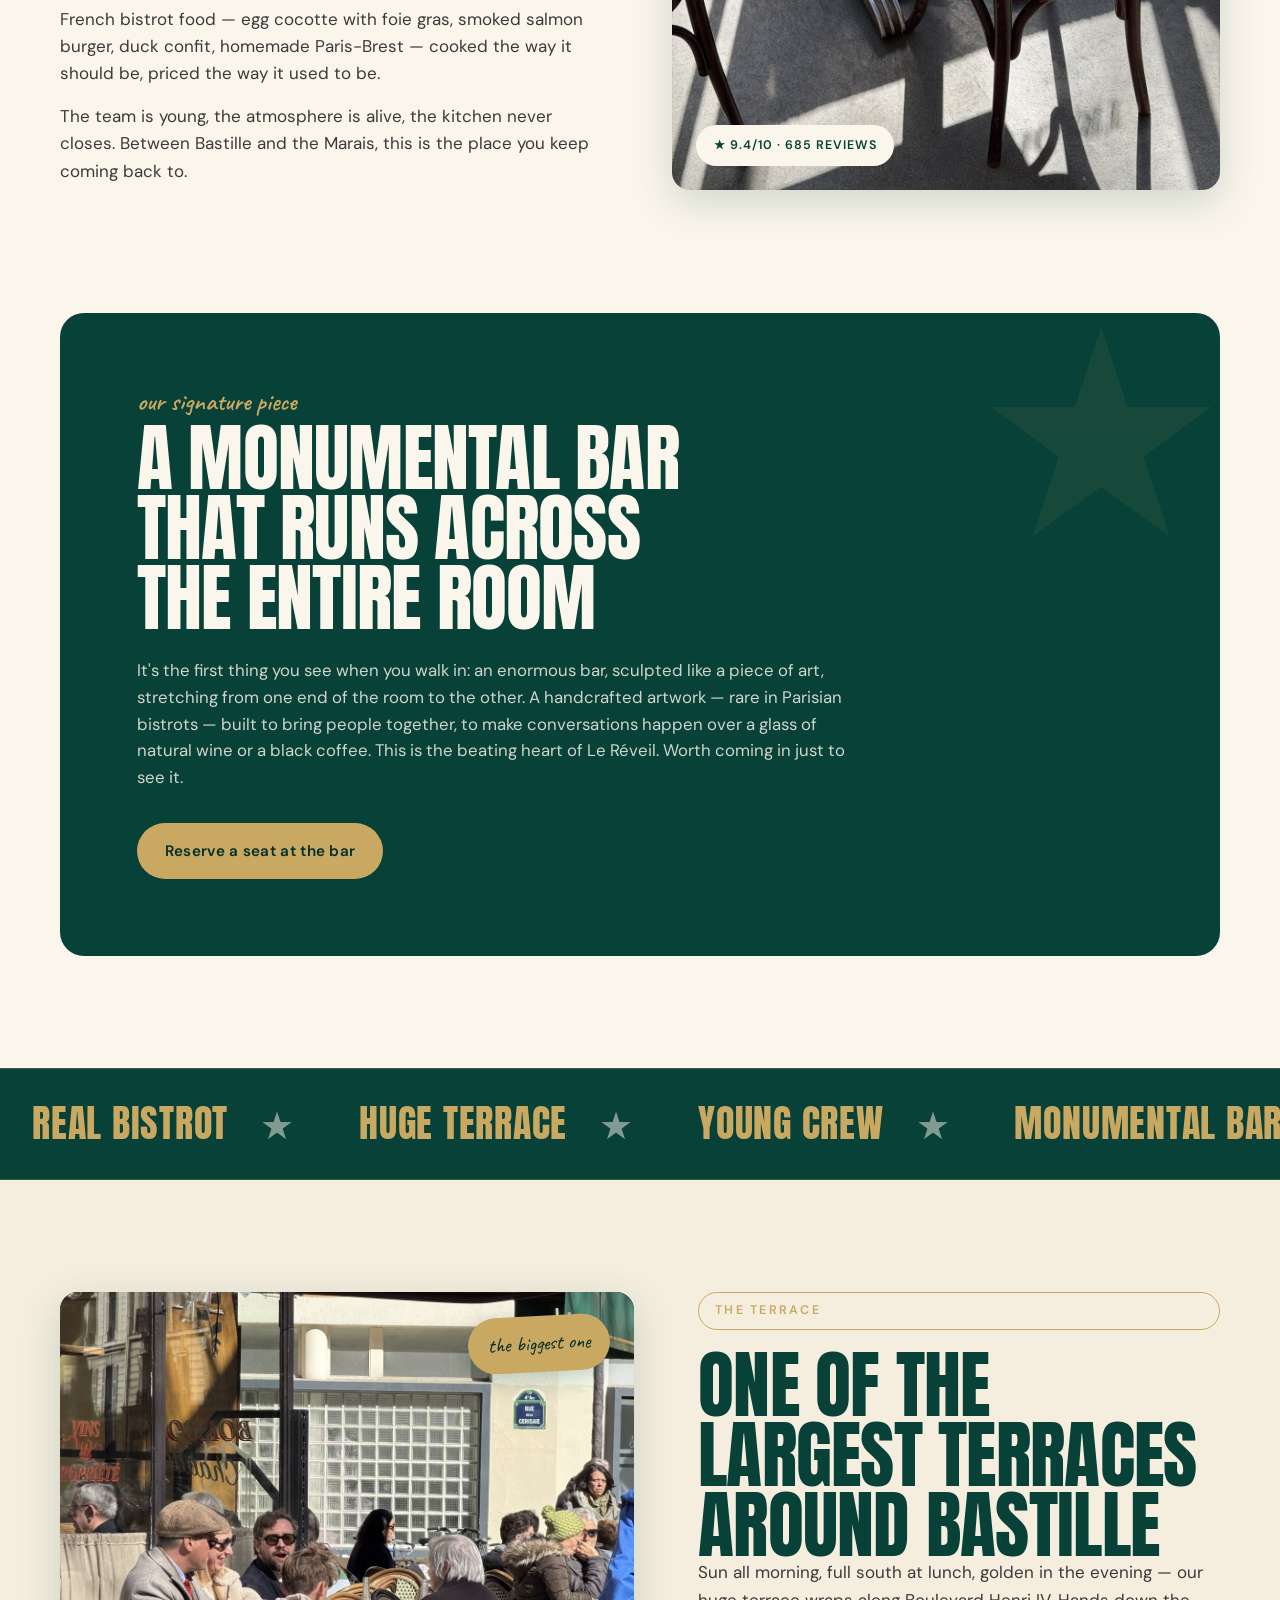
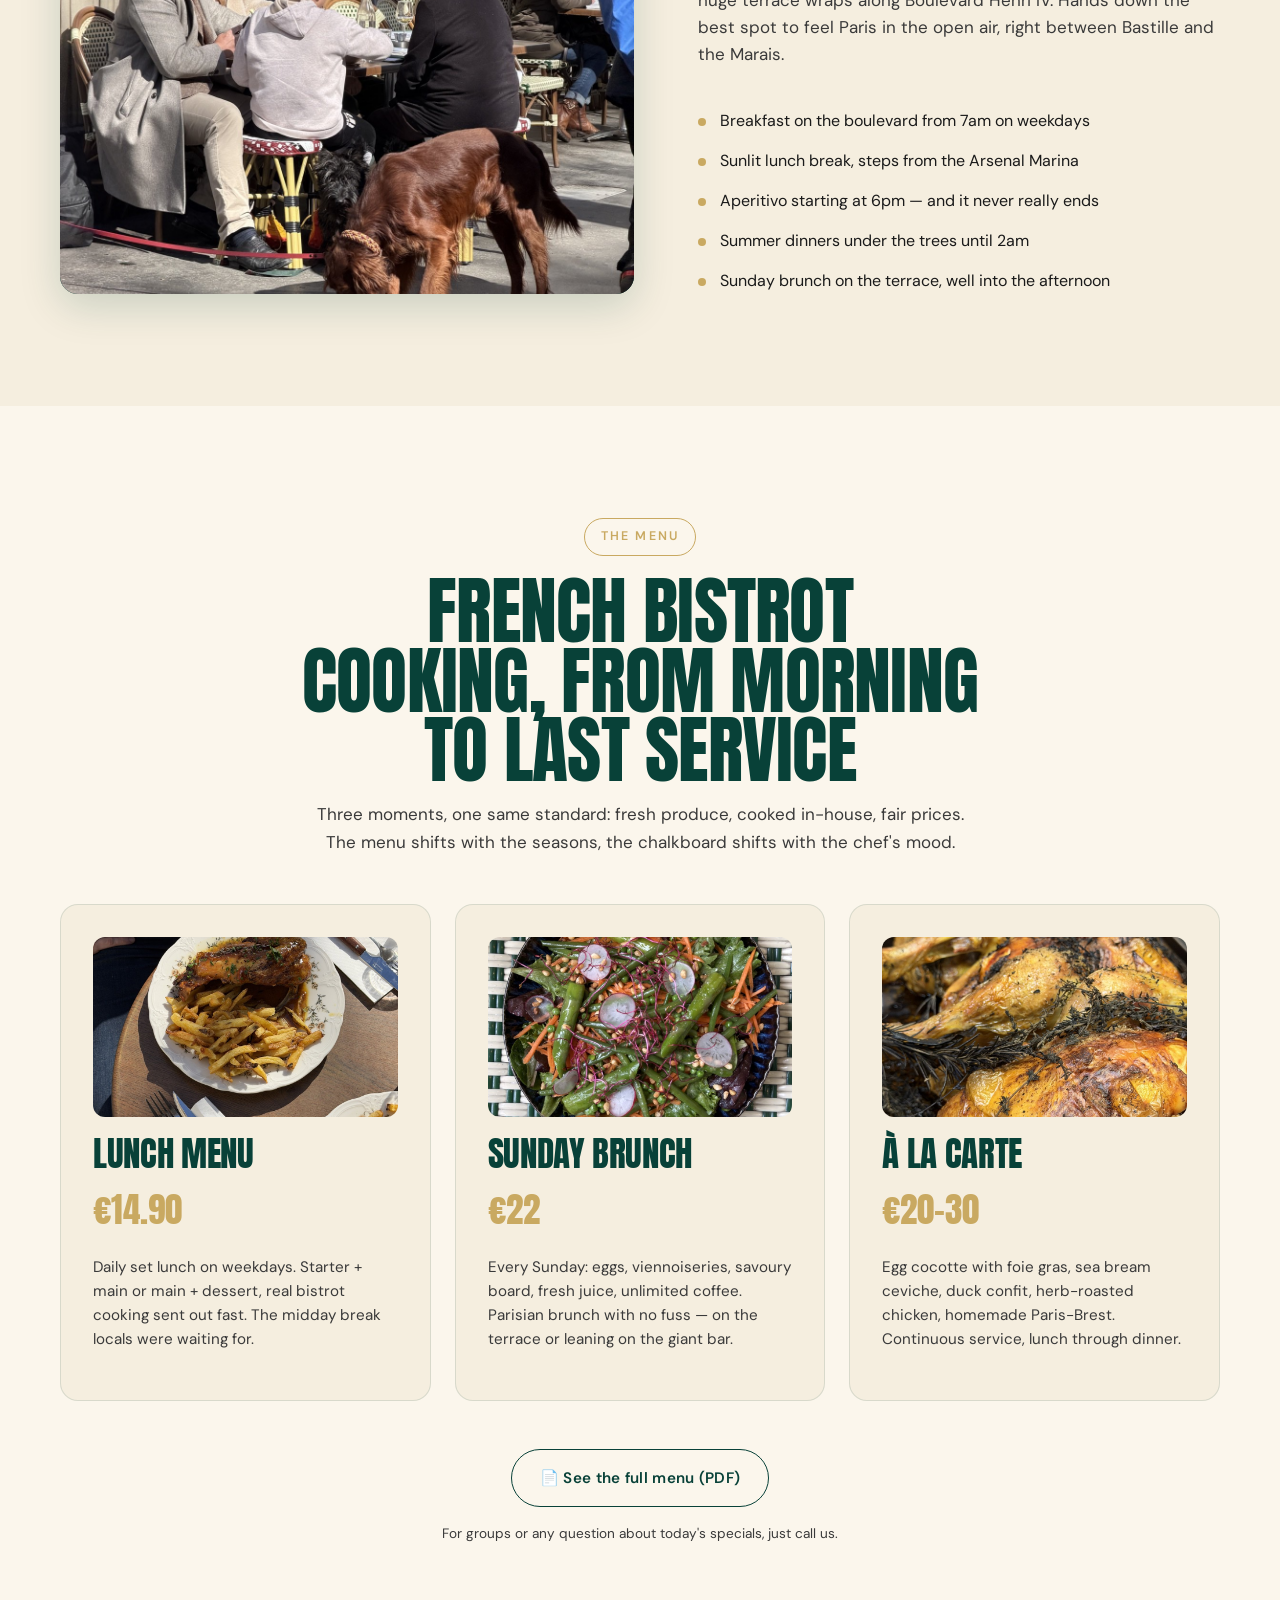
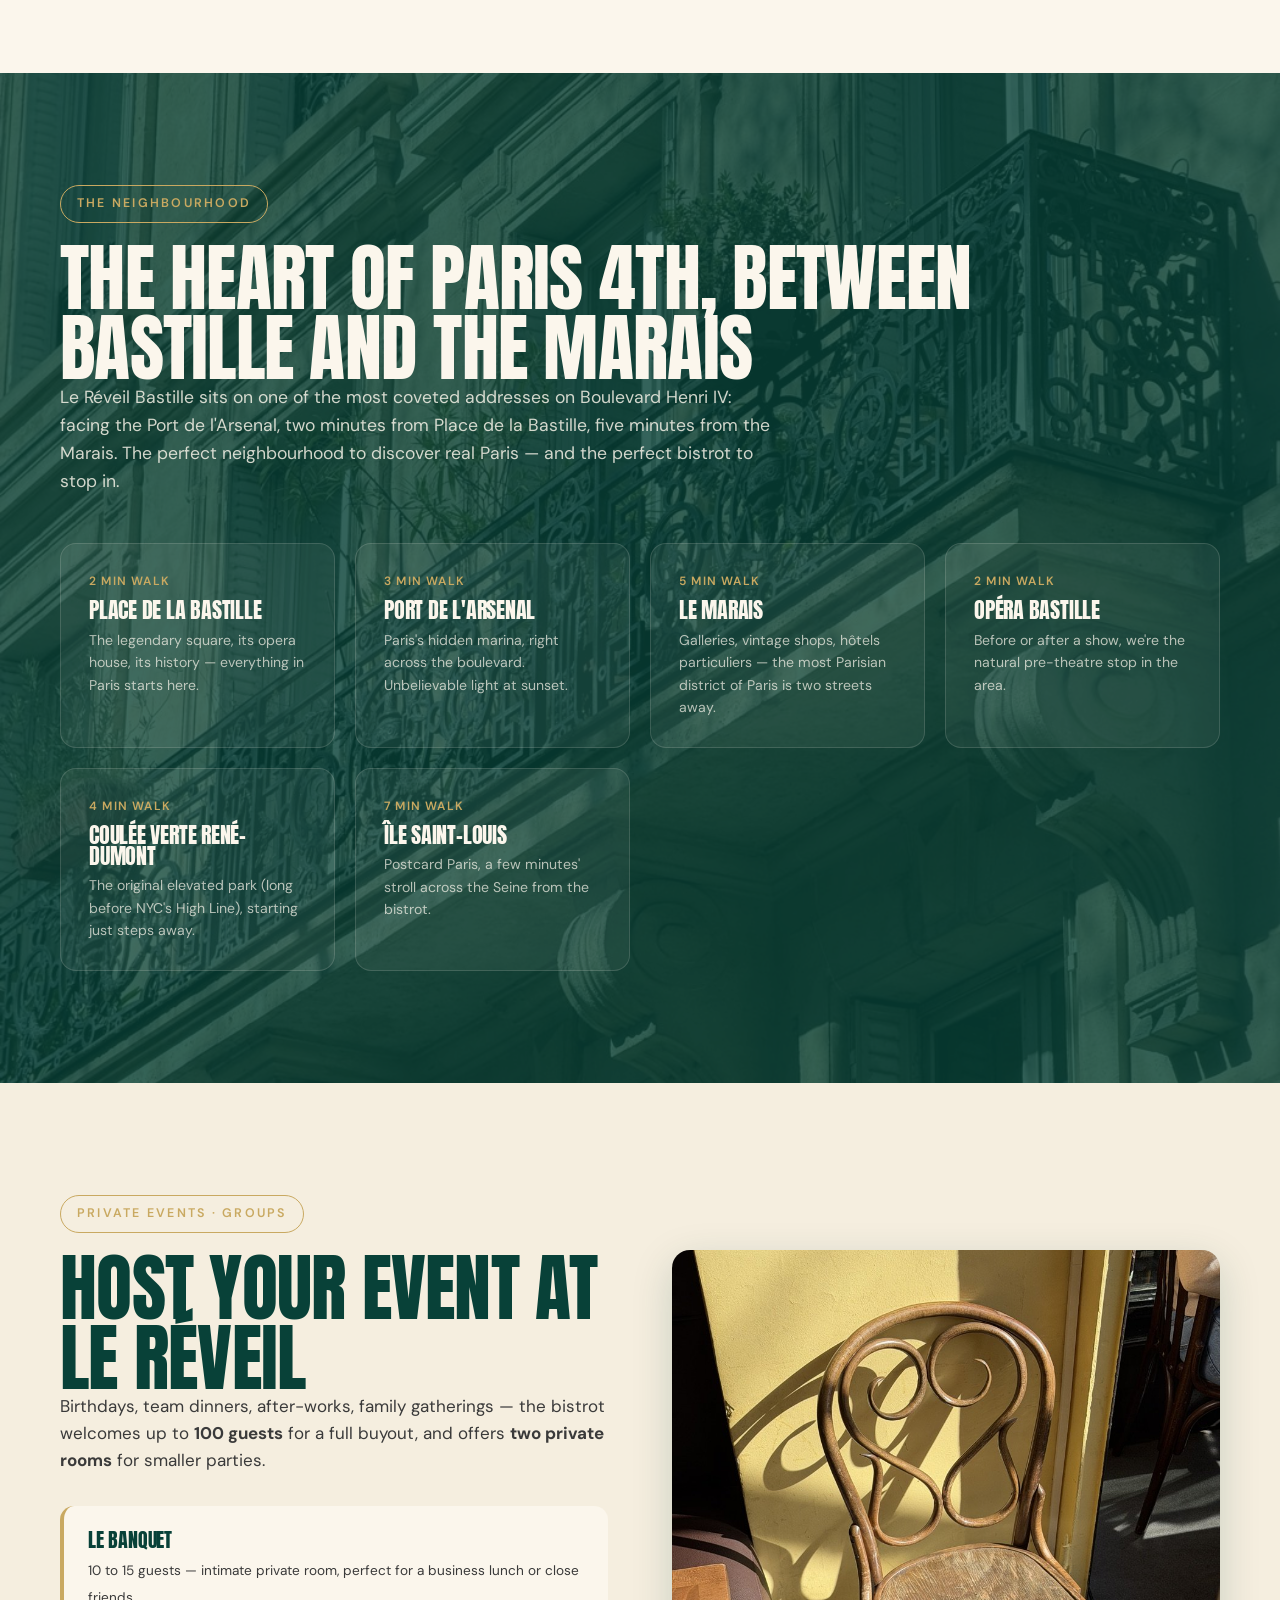
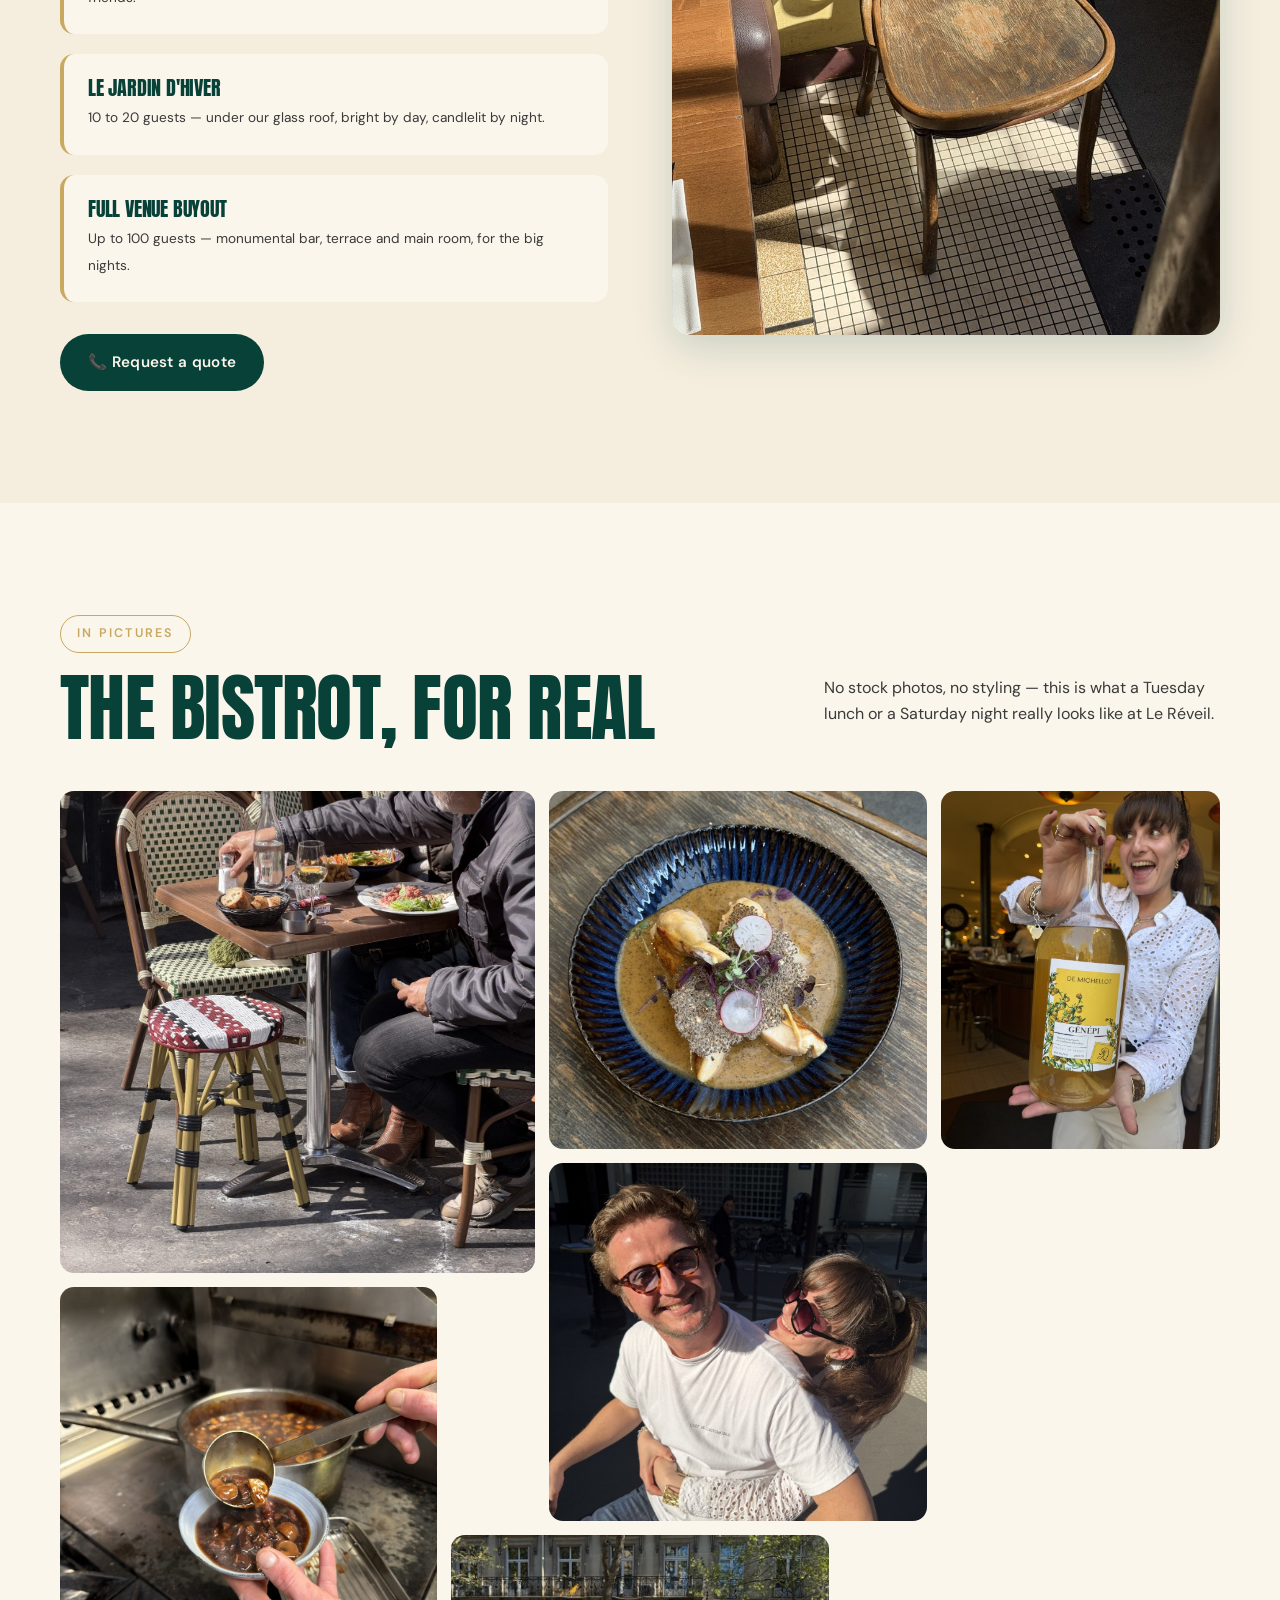
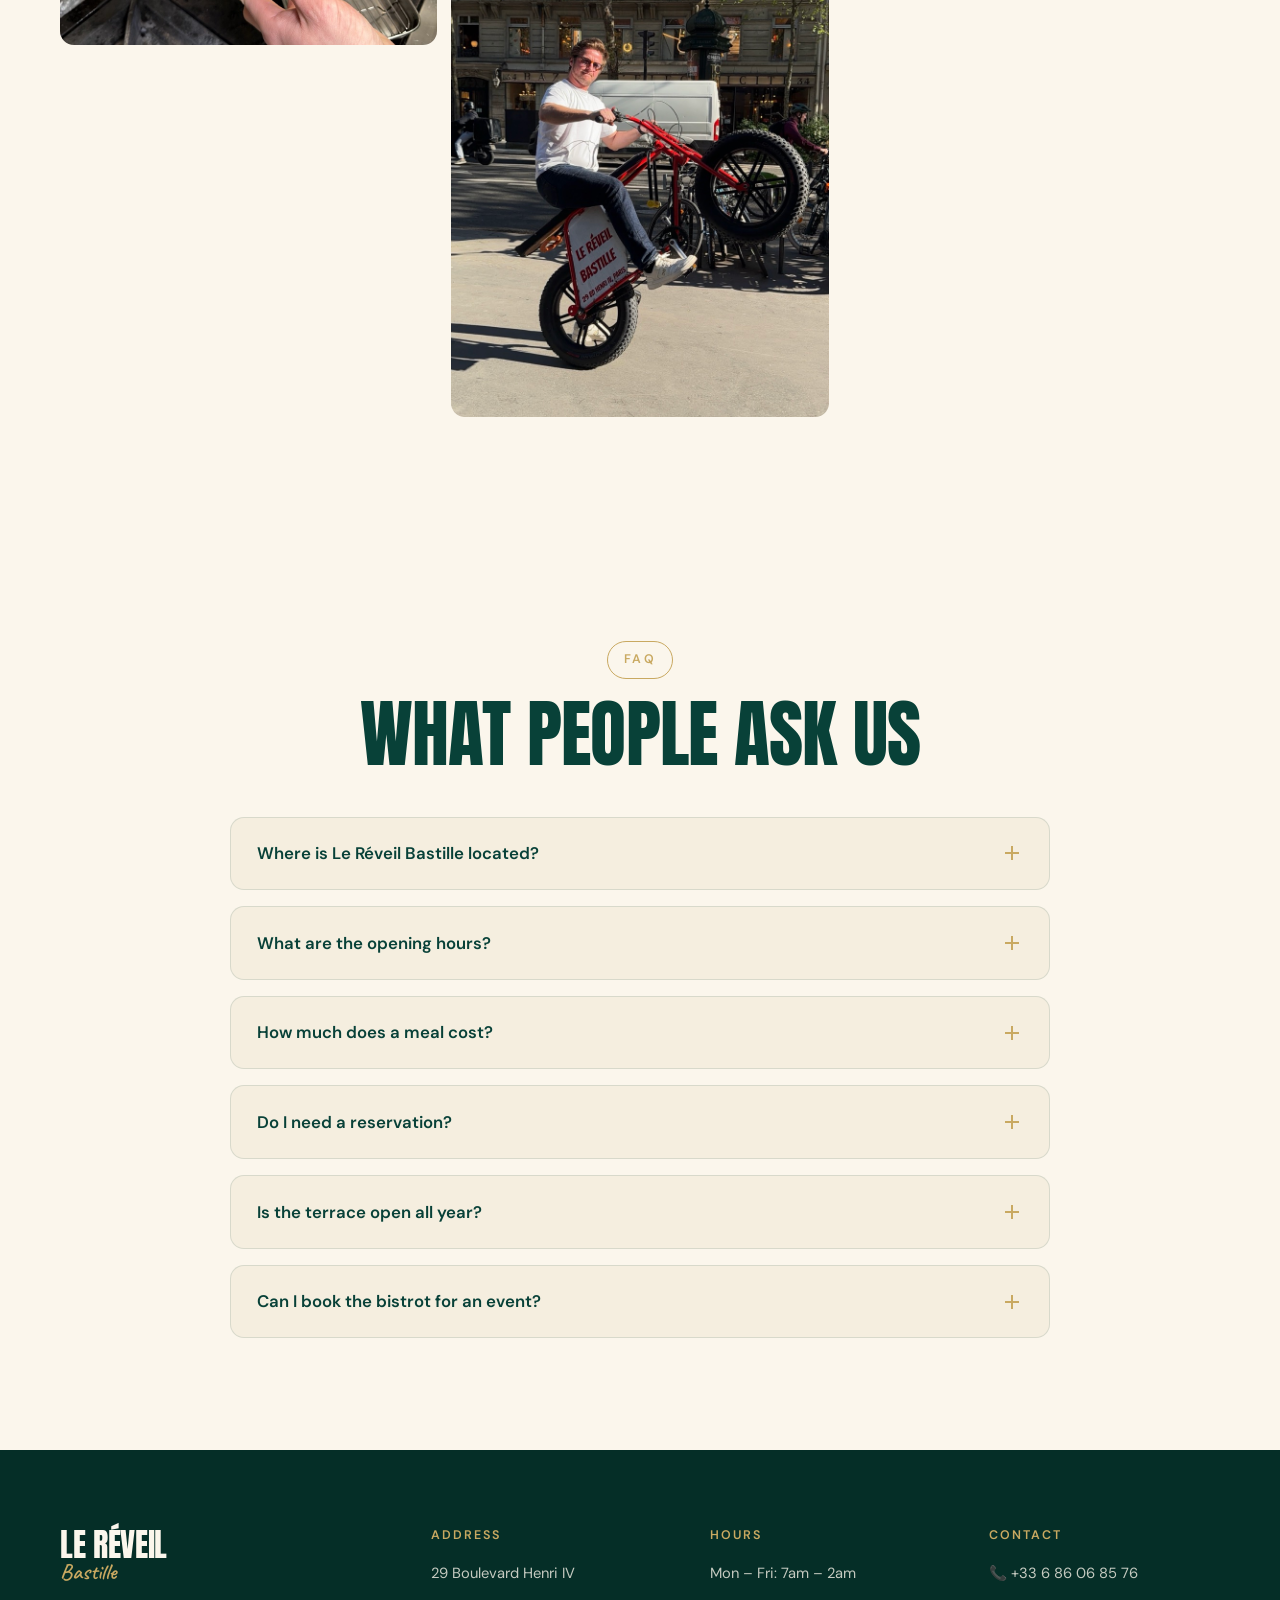
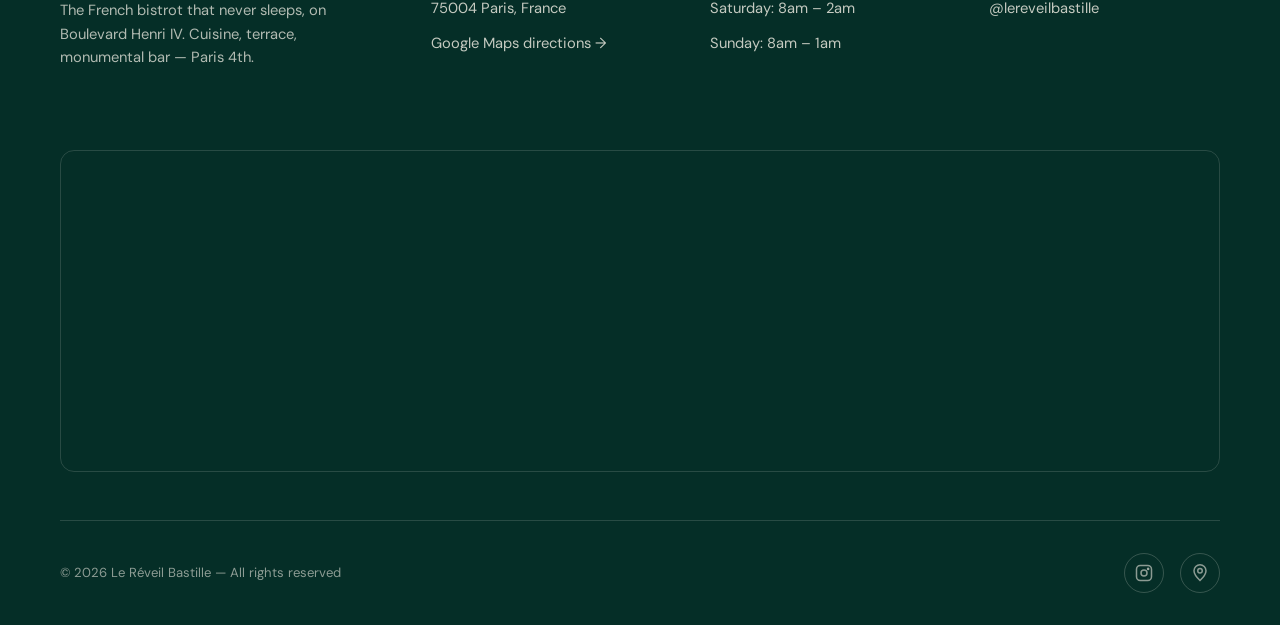
<file: en/index.html>
<!doctype html>
<html lang="en">
<head>
  <meta charset="UTF-8" />
  <meta name="viewport" content="width=device-width, initial-scale=1.0" />
  <meta name="theme-color" content="#084138" />

  <title>Le Réveil Bastille — Authentic French Bistrot near Bastille, Paris 4</title>
  <meta name="description" content="A real Parisian bistrot two minutes from Place de la Bastille. Huge sun-soaked terrace, monumental signature bar, French cuisine all day long. Boulevard Henri IV, Paris 4th arrondissement." />
  <meta name="keywords" content="best bistrot Bastille Paris, restaurant near Bastille, French bistrot Paris 4, Boulevard Henri IV restaurant, Marais bistrot, Paris brunch terrace" />
  <meta name="robots" content="index, follow, max-image-preview:large" />

  <link rel="canonical" href="https://lereveilbastille.fr/en/" />

  <link rel="alternate" hreflang="fr" href="https://lereveilbastille.fr/" />
  <link rel="alternate" hreflang="en" href="https://lereveilbastille.fr/en/" />
  <link rel="alternate" hreflang="es" href="https://lereveilbastille.fr/es/" />
  <link rel="alternate" hreflang="pt" href="https://lereveilbastille.fr/pt/" />
  <link rel="alternate" hreflang="zh" href="https://lereveilbastille.fr/zh/" />
  <link rel="alternate" hreflang="x-default" href="https://lereveilbastille.fr/" />

  <meta property="og:type" content="restaurant.restaurant" />
  <meta property="og:locale" content="en_US" />
  <meta property="og:locale:alternate" content="fr_FR" />
  <meta property="og:title" content="Le Réveil Bastille — French Bistrot near Bastille, Paris 4" />
  <meta property="og:description" content="A real Parisian bistrot two minutes from Bastille. Huge terrace, monumental signature bar, French cuisine all day long." />
  <meta property="og:url" content="https://lereveilbastille.fr/en/" />
  <meta property="og:image" content="https://lereveilbastille.fr/assets/og-cover.jpg" />
  <meta property="og:site_name" content="Le Réveil Bastille" />

  <meta name="twitter:card" content="summary_large_image" />
  <meta name="twitter:title" content="Le Réveil Bastille — French Bistrot, Paris 4" />
  <meta name="twitter:description" content="Real Parisian bistrot two minutes from Bastille. Huge terrace, monumental bar, French cuisine all day." />
  <meta name="twitter:image" content="https://lereveilbastille.fr/assets/og-cover.jpg" />

  <link rel="icon" type="image/svg+xml" href="data:image/svg+xml,%3Csvg xmlns='http://www.w3.org/2000/svg' viewBox='0 0 100 100'%3E%3Crect width='100' height='100' fill='%23084138'/%3E%3Ctext x='50' y='68' font-family='Arial Black' font-size='52' fill='%23c9a961' text-anchor='middle'%3ER%3C/text%3E%3C/svg%3E" />

  <link rel="preconnect" href="https://fonts.googleapis.com" />
  <link rel="preconnect" href="https://fonts.gstatic.com" crossorigin />
  <link href="https://fonts.googleapis.com/css2?family=Anton&family=DM+Sans:wght@400;500;600;700&family=Caveat:wght@600;700&display=swap" rel="stylesheet" />

  <link rel="stylesheet" href="../style.css" />

  <script type="application/ld+json">
  {
    "@context": "https://schema.org",
    "@type": "Restaurant",
    "@id": "https://lereveilbastille.fr/#restaurant",
    "name": "Le Réveil Bastille",
    "url": "https://lereveilbastille.fr/en/",
    "image": ["https://lereveilbastille.fr/assets/og-cover.jpg"],
    "description": "A real Parisian bistrot on Boulevard Henri IV, two minutes from Place de la Bastille. French cuisine, huge sun-soaked terrace, monumental signature bar, young and passionate team.",
    "telephone": "+33686068576",
    "priceRange": "€€",
    "servesCuisine": ["French", "Bistrot", "Brunch"],
    "address": {
      "@type": "PostalAddress",
      "streetAddress": "29 Boulevard Henri IV",
      "addressLocality": "Paris",
      "postalCode": "75004",
      "addressRegion": "Île-de-France",
      "addressCountry": "FR"
    },
    "geo": { "@type": "GeoCoordinates", "latitude": 48.852116, "longitude": 2.3650567 },
    "openingHoursSpecification": [
      { "@type": "OpeningHoursSpecification", "dayOfWeek": ["Monday","Tuesday","Wednesday","Thursday","Friday"], "opens": "07:00", "closes": "02:00" },
      { "@type": "OpeningHoursSpecification", "dayOfWeek": "Saturday", "opens": "08:00", "closes": "02:00" },
      { "@type": "OpeningHoursSpecification", "dayOfWeek": "Sunday", "opens": "08:00", "closes": "01:00" }
    ],
    "hasMap": "https://www.google.com/maps/place/Le+Reveil+Bastille/@48.8521195,2.3624818,17z",
    "acceptsReservations": "False",
    "sameAs": ["https://www.instagram.com/lereveilbastille/"]
  }
  </script>

  <script type="application/ld+json">
  {
    "@context": "https://schema.org",
    "@type": "FAQPage",
    "mainEntity": [
      { "@type": "Question", "name": "Where is Le Réveil Bastille located?", "acceptedAnswer": { "@type": "Answer", "text": "Le Réveil Bastille is at 29 Boulevard Henri IV, in the 4th arrondissement of Paris, just two minutes walk from Place de la Bastille and steps from the Marais and the Port de l'Arsenal." } },
      { "@type": "Question", "name": "What are the opening hours?", "acceptedAnswer": { "@type": "Answer", "text": "Open Monday to Friday from 7am to 2am, Saturday from 8am to 2am, Sunday from 8am to 1am. Continuous service all day long." } },
      { "@type": "Question", "name": "How much does a meal cost?", "acceptedAnswer": { "@type": "Answer", "text": "Expect to spend between €20 and €30 per person for a full meal. Lunch menu is €14.90, Sunday brunch is €22." } },
      { "@type": "Question", "name": "Does the bistrot have a terrace?", "acceptedAnswer": { "@type": "Answer", "text": "Yes, one of the largest terraces in the Bastille area, on Boulevard Henri IV. Open all year round, sun-soaked from morning to evening." } },
      { "@type": "Question", "name": "Do I need a reservation?", "acceptedAnswer": { "@type": "Answer", "text": "No online reservation system. Walk in any time, or call +33 6 86 06 85 76 for groups and private events." } },
      { "@type": "Question", "name": "Can I book the bistrot for a private event?", "acceptedAnswer": { "@type": "Answer", "text": "Yes — two private rooms (Le Banquet, 10–15 guests, and Le Jardin d'Hiver, 10–20 guests) and full venue privatization up to 100 guests." } }
    ]
  }
  </script>
</head>

<body>

  <!-- Barre de progression scroll -->
  <div class="scroll-progress" aria-hidden="true"></div>

  <header class="nav" role="banner">
    <div class="container nav-inner">
      <a href="#top" class="nav-logo" aria-label="Le Réveil Bastille — home">
        Le Réveil <span class="accent">Bastille</span>
      </a>

      <nav class="nav-menu" role="navigation" aria-label="Main menu">
        <a href="#bistrot">The Bistrot</a>
        <a href="#terrasse">Terrace</a>
        <a href="#carte">Menu</a>
        <a href="#quartier">The Area</a>
        <a href="#privatisation">Private Events</a>
      </nav>

      <div class="nav-actions">
        <div class="lang-switcher" role="group" aria-label="Choose language">
          <button class="lang-current" aria-haspopup="true" aria-expanded="false">
            <span class="lang-flag">🇬🇧</span> EN <span class="chevron"></span>
          </button>
          <div class="lang-dropdown" role="menu">
            <a href="/" role="menuitem"><span class="lang-flag">🇫🇷</span> Français</a>
            <a href="/en/" class="active" role="menuitem"><span class="lang-flag">🇬🇧</span> English</a>
            <a href="/es/" role="menuitem"><span class="lang-flag">🇪🇸</span> Español</a>
            <a href="/pt/" role="menuitem"><span class="lang-flag">🇵🇹</span> Português</a>
            <a href="/zh/" role="menuitem"><span class="lang-flag">🇨🇳</span> 中文</a>
          </div>
        </div>

        <a href="tel:+33686068576" class="btn btn-primary">📞 +33 6 86 06 85 76</a>

        <button class="nav-burger" aria-label="Open menu" aria-expanded="false">
          <span></span><span></span><span></span>
        </button>
      </div>
    </div>
  </header>

  <main id="top">

    <section class="hero" aria-label="Welcome to Le Réveil Bastille">
      <div class="hero-bg" aria-hidden="true">
        <img src="../assets/hero-facade.jpg" alt="" loading="eager" fetchpriority="high" />
      </div>
      <div class="container hero-inner">
        <span class="hero-tag">★ French Bistrot — Paris 4th</span>
        <h1>
          <span class="script-accent">around here,</span>
          good food, no fuss
        </h1>
        <p class="hero-sub">
          A real Parisian bistrot in the 4th, huge terrace on Boulevard Henri IV, young team
          that actually has fun. We send out honest French cooking from morning coffee to last
          call — proper food, properly served, no fluff. Two minutes from Bastille.
        </p>
        <div class="hero-cta">
          <a href="tel:+33686068576" class="btn btn-brass">📞 Call the bistrot</a>
          <a href="#bistrot" class="btn btn-outline" style="color:#fbf6ec; border-color:#fbf6ec;">Discover</a>
        </div>
        <div class="hero-meta">
          <div>📍 <strong>29 Bd Henri IV</strong> — Paris 4th</div>
          <div>🕖 <strong>Mon–Fri</strong> 7am–2am · <strong>Sat</strong> 8am–2am · <strong>Sun</strong> 8am–1am</div>
          <div>💶 <strong>€20–30</strong> per person</div>
        </div>
      </div>
      <div class="scroll-cue" aria-hidden="true">Scroll</div>
    </section>

    <section class="bistrot" id="bistrot">
      <div class="container">
        <div class="split">
          <div class="split-text reveal-left">
            <span class="section-tag">The Bistrot</span>
            <h2>A living Parisian bistrot — the real thing, in the 4th</h2>
            <p class="lead">
              Le Réveil Bastille is the Parisian bistrot at its truest: tables filling up at sunrise,
              a young team that knows every regular by name, French cooking sent out non-stop from
              morning to night.
            </p>
            <p>
              Locals come in for an espresso on Boulevard Henri IV and end up staying for lunch.
              Visitors stop by for a glass of wine on the terrace and find themselves at dinner
              hours later. The menu is honest French bistrot food — egg cocotte with foie gras,
              smoked salmon burger, duck confit, homemade Paris-Brest — cooked the way it should be,
              priced the way it used to be.
            </p>
            <p>
              The team is young, the atmosphere is alive, the kitchen never closes.
              Between Bastille and the Marais, this is the place you keep coming back to.
            </p>
          </div>
          <div class="split-image img-reveal">
            <img src="../assets/bistrot-banquette.jpg" alt="Red banquette and Thonet chairs inside Le Réveil Bastille" loading="lazy" />
            <span class="badge">★ 9.4/10 · 685 reviews</span>
          </div>
        </div>

        <div class="signature-bar fade-in">
          <span class="script">our signature piece</span>
          <h2>A monumental bar that runs across the entire room</h2>
          <p>
            It's the first thing you see when you walk in: an enormous bar, sculpted like a
            piece of art, stretching from one end of the room to the other. A handcrafted
            artwork — rare in Parisian bistrots — built to bring people together, to make
            conversations happen over a glass of natural wine or a black coffee. This is the
            beating heart of Le Réveil. Worth coming in just to see it.
          </p>
          <div style="margin-top:2rem;">
            <a href="tel:+33686068576" class="btn btn-brass">Reserve a seat at the bar</a>
          </div>
        </div>
      </div>
    </section>

    <div class="marquee" aria-hidden="true">
      <div class="marquee-track">
        <span>real bistrot</span>
        <span>huge terrace</span>
        <span>young crew</span>
        <span>monumental bar</span>
        <span>open all day</span>
        <span>sunday brunch</span>
        <span>real bistrot</span>
        <span>huge terrace</span>
        <span>young crew</span>
        <span>monumental bar</span>
        <span>open all day</span>
        <span>sunday brunch</span>
      </div>
    </div>

    <section class="terrasse" id="terrasse">
      <div class="container">
        <div class="terrasse-grid fade-in">
          <div class="terrasse-image img-reveal" role="img" aria-label="Lively terrace of Le Réveil Bastille on Boulevard Henri IV">
            <img src="../assets/terrasse-vie.jpg" alt="Packed terrace at Le Réveil Bastille on a sunny afternoon" loading="lazy" />
            <span class="badge-script">the biggest one</span>
          </div>
          <div class="terrasse-text">
            <span class="section-tag">The Terrace</span>
            <h2>One of the largest terraces around Bastille</h2>
            <p class="lead">
              Sun all morning, full south at lunch, golden in the evening — our huge terrace
              wraps along Boulevard Henri IV. Hands down the best spot to feel Paris in the open air,
              right between Bastille and the Marais.
            </p>
            <ul class="terrasse-list">
              <li>Breakfast on the boulevard from 7am on weekdays</li>
              <li>Sunlit lunch break, steps from the Arsenal Marina</li>
              <li>Aperitivo starting at 6pm — and it never really ends</li>
              <li>Summer dinners under the trees until 2am</li>
              <li>Sunday brunch on the terrace, well into the afternoon</li>
            </ul>
          </div>
        </div>
      </div>
    </section>

    <section class="carte" id="carte">
      <div class="container">
        <div style="text-align:center; max-width:680px; margin:0 auto;" class="fade-in">
          <span class="section-tag">The Menu</span>
          <h2>French bistrot cooking, from morning to last service</h2>
          <p style="margin-top:1rem;">
            Three moments, one same standard: fresh produce, cooked in-house, fair prices.
            The menu shifts with the seasons, the chalkboard shifts with the chef's mood.
          </p>
        </div>

        <div class="carte-grid stagger">
          <div class="carte-card">
            <div class="carte-visual"><img src="../assets/plat-canard-frites.jpg" alt="Duck confit with homemade fries" loading="lazy" /></div>
            <h3>Lunch menu</h3>
            <span class="price">€14.90</span>
            <p>
              Daily set lunch on weekdays. Starter + main or main + dessert,
              real bistrot cooking sent out fast. The midday break locals were waiting for.
            </p>
          </div>
          <div class="carte-card">
            <div class="carte-visual"><img src="../assets/plat-salade.jpg" alt="Fresh salad from the Sunday brunch" loading="lazy" /></div>
            <h3>Sunday brunch</h3>
            <span class="price">€22</span>
            <p>
              Every Sunday: eggs, viennoiseries, savoury board, fresh juice, unlimited coffee.
              Parisian brunch with no fuss — on the terrace or leaning on the giant bar.
            </p>
          </div>
          <div class="carte-card">
            <div class="carte-visual"><img src="../assets/plat-poulets-rotis.jpg" alt="Spit-roasted chickens with herbs" loading="lazy" /></div>
            <h3>À la carte</h3>
            <span class="price">€20–30</span>
            <p>
              Egg cocotte with foie gras, sea bream ceviche, duck confit, herb-roasted chicken,
              homemade Paris-Brest. Continuous service, lunch through dinner.
            </p>
          </div>
        </div>

        <div class="carte-cta fade-in">
          <a href="#" class="btn btn-outline" data-tofill="carte-pdf" aria-label="Download the full menu PDF">
            📄 See the full menu (PDF)
          </a>
          <p style="font-size:0.85rem; color:var(--ink-soft); margin-top:1rem;">
            For groups or any question about today's specials, just call us.
          </p>
        </div>
      </div>
    </section>

    <section class="quartier" id="quartier" style="--quartier-bg: url('../assets/quartier-facade1.jpg');">
      <div class="container">
        <div class="fade-in">
          <span class="section-tag">The Neighbourhood</span>
          <h2>The heart of Paris 4th, between Bastille and the Marais</h2>
          <p class="quartier-intro">
            Le Réveil Bastille sits on one of the most coveted addresses on Boulevard Henri IV:
            facing the Port de l'Arsenal, two minutes from Place de la Bastille, five minutes from
            the Marais. The perfect neighbourhood to discover real Paris — and the perfect bistrot
            to stop in.
          </p>
        </div>

        <div class="places stagger">
          <div class="place">
            <span class="distance">2 min walk</span>
            <h4>Place de la Bastille</h4>
            <p>The legendary square, its opera house, its history — everything in Paris starts here.</p>
          </div>
          <div class="place">
            <span class="distance">3 min walk</span>
            <h4>Port de l'Arsenal</h4>
            <p>Paris's hidden marina, right across the boulevard. Unbelievable light at sunset.</p>
          </div>
          <div class="place">
            <span class="distance">5 min walk</span>
            <h4>Le Marais</h4>
            <p>Galleries, vintage shops, hôtels particuliers — the most Parisian district of Paris is two streets away.</p>
          </div>
          <div class="place">
            <span class="distance">2 min walk</span>
            <h4>Opéra Bastille</h4>
            <p>Before or after a show, we're the natural pre-theatre stop in the area.</p>
          </div>
          <div class="place">
            <span class="distance">4 min walk</span>
            <h4>Coulée Verte René-Dumont</h4>
            <p>The original elevated park (long before NYC's High Line), starting just steps away.</p>
          </div>
          <div class="place">
            <span class="distance">7 min walk</span>
            <h4>Île Saint-Louis</h4>
            <p>Postcard Paris, a few minutes' stroll across the Seine from the bistrot.</p>
          </div>
        </div>
      </div>
    </section>

    <section class="privatisation" id="privatisation">
      <div class="container">
        <div class="priv-grid fade-in">
          <div>
            <span class="section-tag">Private Events · Groups</span>
            <h2>Host your event at Le Réveil</h2>
            <p class="lead">
              Birthdays, team dinners, after-works, family gatherings — the bistrot welcomes up to
              <strong>100 guests</strong> for a full buyout, and offers <strong>two private rooms</strong>
              for smaller parties.
            </p>

            <div class="priv-rooms">
              <div class="priv-room">
                <h4>Le Banquet</h4>
                <span>10 to 15 guests — intimate private room, perfect for a business lunch or close friends.</span>
              </div>
              <div class="priv-room">
                <h4>Le Jardin d'Hiver</h4>
                <span>10 to 20 guests — under our glass roof, bright by day, candlelit by night.</span>
              </div>
              <div class="priv-room">
                <h4>Full venue buyout</h4>
                <span>Up to 100 guests — monumental bar, terrace and main room, for the big nights.</span>
              </div>
            </div>

            <div style="margin-top:2rem;">
              <a href="tel:+33686068576" class="btn btn-primary">📞 Request a quote</a>
            </div>
          </div>

          <div class="priv-image img-reveal">
            <img src="../assets/bistrot-thonet.jpg" alt="Private dining area at Le Réveil Bastille with vintage Thonet chairs" loading="lazy" />
          </div>
        </div>
      </div>
    </section>

    <!-- ===================== GALLERY ===================== -->
    <section class="gallery" id="gallery" aria-label="Le Réveil Bastille in pictures">
      <div class="container">
        <div class="gallery-header fade-in">
          <div>
            <span class="section-tag">In pictures</span>
            <h2>The bistrot, for real</h2>
          </div>
          <p>No stock photos, no styling — this is what a Tuesday lunch or a Saturday night really looks like at Le Réveil.</p>
        </div>
        <div class="gallery-grid stagger">
          <figure><img src="../assets/terrasse-apero.jpg" alt="Aperitivo on the terrace" loading="lazy" /><figcaption>aperitivo, lingering</figcaption></figure>
          <figure><img src="../assets/plat-assiette-fine.jpg" alt="Plate served on ceramic ware" loading="lazy" /><figcaption>cooked in-house</figcaption></figure>
          <figure><img src="../assets/equipe-patronne.jpg" alt="The patronne with a bottle of Genepi" loading="lazy" /><figcaption>the patronne</figcaption></figure>
          <figure><img src="../assets/clients-couple.jpg" alt="Smiling couple seated on the terrace" loading="lazy" /><figcaption>the regulars</figcaption></figure>
          <figure><img src="../assets/cuisine-service.jpg" alt="Kitchen mid-service" loading="lazy" /><figcaption>full service</figcaption></figure>
          <figure><img src="../assets/bmx-rouge.jpg" alt="Red BMX bike in front of the Réveil Bastille sign" loading="lazy" /><figcaption>Bastille spirit</figcaption></figure>
        </div>
      </div>
    </section>

    <section class="faq" id="faq">
      <div class="container">
        <div style="text-align:center; max-width:640px; margin:0 auto;" class="fade-in">
          <span class="section-tag">FAQ</span>
          <h2>What people ask us</h2>
        </div>

        <div class="faq-list fade-in">
          <div class="faq-item">
            <button class="faq-q" aria-expanded="false">
              Where is Le Réveil Bastille located? <span class="plus" aria-hidden="true"></span>
            </button>
            <div class="faq-a">
              <p>29 Boulevard Henri IV, in the 4th arrondissement of Paris. Two minutes walk from Place
              de la Bastille, steps from the Marais and the Port de l'Arsenal. Closest metro:
              Sully – Morland (line 7) or Bastille (lines 1, 5, 8).</p>
            </div>
          </div>

          <div class="faq-item">
            <button class="faq-q" aria-expanded="false">
              What are the opening hours? <span class="plus" aria-hidden="true"></span>
            </button>
            <div class="faq-a">
              <p>Monday to Friday: 7am – 2am. Saturday: 8am – 2am. Sunday: 8am – 1am.
              Continuous service all day long — walk in any time.</p>
            </div>
          </div>

          <div class="faq-item">
            <button class="faq-q" aria-expanded="false">
              How much does a meal cost? <span class="plus" aria-hidden="true"></span>
            </button>
            <div class="faq-a">
              <p>Expect €20 to €30 per person for a full à la carte meal. Lunch menu is €14.90,
              Sunday brunch is €22.</p>
            </div>
          </div>

          <div class="faq-item">
            <button class="faq-q" aria-expanded="false">
              Do I need a reservation? <span class="plus" aria-hidden="true"></span>
            </button>
            <div class="faq-a">
              <p>No online reservation system at Le Réveil — we're a real bistrot, just walk in.
              For groups, birthdays or private events, one number: +33 6 86 06 85 76.</p>
            </div>
          </div>

          <div class="faq-item">
            <button class="faq-q" aria-expanded="false">
              Is the terrace open all year? <span class="plus" aria-hidden="true"></span>
            </button>
            <div class="faq-a">
              <p>Yes — the Boulevard Henri IV terrace is open year-round, heated in winter,
              packed at the first sunny day. One of the largest terraces in the Bastille area.</p>
            </div>
          </div>

          <div class="faq-item">
            <button class="faq-q" aria-expanded="false">
              Can I book the bistrot for an event? <span class="plus" aria-hidden="true"></span>
            </button>
            <div class="faq-a">
              <p>Yes — Le Banquet (10 to 15 guests), Le Jardin d'Hiver (10 to 20 guests),
              or full buyout up to 100 guests. Call us at +33 6 86 06 85 76 for a custom quote.</p>
            </div>
          </div>
        </div>
      </div>
    </section>

  </main>

  <footer class="footer" role="contentinfo">
    <div class="container">

      <div class="footer-grid">
        <div class="footer-brand">
          <h3>Le Réveil <span class="script">Bastille</span></h3>
          <p>The French bistrot that never sleeps, on Boulevard Henri IV. Cuisine, terrace, monumental bar — Paris 4th.</p>
        </div>

        <div class="footer-col">
          <h4>Address</h4>
          <ul>
            <li>29 Boulevard Henri IV</li>
            <li>75004 Paris, France</li>
            <li><a href="https://www.google.com/maps/place/Le+Reveil+Bastille/@48.8521195,2.3624818,17z" target="_blank" rel="noopener">Google Maps directions →</a></li>
          </ul>
        </div>

        <div class="footer-col">
          <h4>Hours</h4>
          <ul>
            <li>Mon – Fri: 7am – 2am</li>
            <li>Saturday: 8am – 2am</li>
            <li>Sunday: 8am – 1am</li>
          </ul>
        </div>

        <div class="footer-col">
          <h4>Contact</h4>
          <ul>
            <li><a href="tel:+33686068576">📞 +33 6 86 06 85 76</a></li>
            <li><a href="https://www.instagram.com/lereveilbastille/" target="_blank" rel="noopener">@lereveilbastille</a></li>
          </ul>
        </div>
      </div>

      <div class="footer-map">
        <iframe
          src="https://maps.google.com/maps?q=Le+Reveil+Bastille,+29+Boulevard+Henri+IV,+75004+Paris&hl=en&z=17&output=embed"
          loading="lazy"
          allowfullscreen=""
          referrerpolicy="no-referrer-when-downgrade"
          title="Le Réveil Bastille on Google Maps"></iframe>
      </div>

      <div class="footer-bottom">
        <div>© <span data-year>2026</span> Le Réveil Bastille — All rights reserved</div>
        <div class="socials">
          <a href="https://www.instagram.com/lereveilbastille/" target="_blank" rel="noopener" aria-label="Instagram">
            <svg viewBox="0 0 24 24" fill="none" stroke="currentColor" stroke-width="2"><rect x="2" y="2" width="20" height="20" rx="5"/><circle cx="12" cy="12" r="4"/><circle cx="17.5" cy="6.5" r="0.8" fill="currentColor"/></svg>
          </a>
          <a href="https://www.google.com/maps/place/Le+Reveil+Bastille/" target="_blank" rel="noopener" aria-label="Google Maps">
            <svg viewBox="0 0 24 24" fill="none" stroke="currentColor" stroke-width="2"><path d="M12 22s8-7.5 8-13a8 8 0 1 0-16 0c0 5.5 8 13 8 13z"/><circle cx="12" cy="9" r="3"/></svg>
          </a>
        </div>
      </div>

    </div>
  </footer>

  <a href="tel:+33686068576" class="float-call" aria-label="Call Le Réveil Bastille">
    <svg viewBox="0 0 24 24" fill="none" stroke="currentColor" stroke-width="2.2"><path d="M22 16.92v3a2 2 0 0 1-2.18 2 19.79 19.79 0 0 1-8.63-3.07 19.5 19.5 0 0 1-6-6 19.79 19.79 0 0 1-3.07-8.67A2 2 0 0 1 4.11 2h3a2 2 0 0 1 2 1.72 12.84 12.84 0 0 0 .7 2.81 2 2 0 0 1-.45 2.11L8.09 9.91a16 16 0 0 0 6 6l1.27-1.27a2 2 0 0 1 2.11-.45 12.84 12.84 0 0 0 2.81.7A2 2 0 0 1 22 16.92z"/></svg>
  </a>

  <script src="../main.js" defer></script>
</body>
</html>
</file>
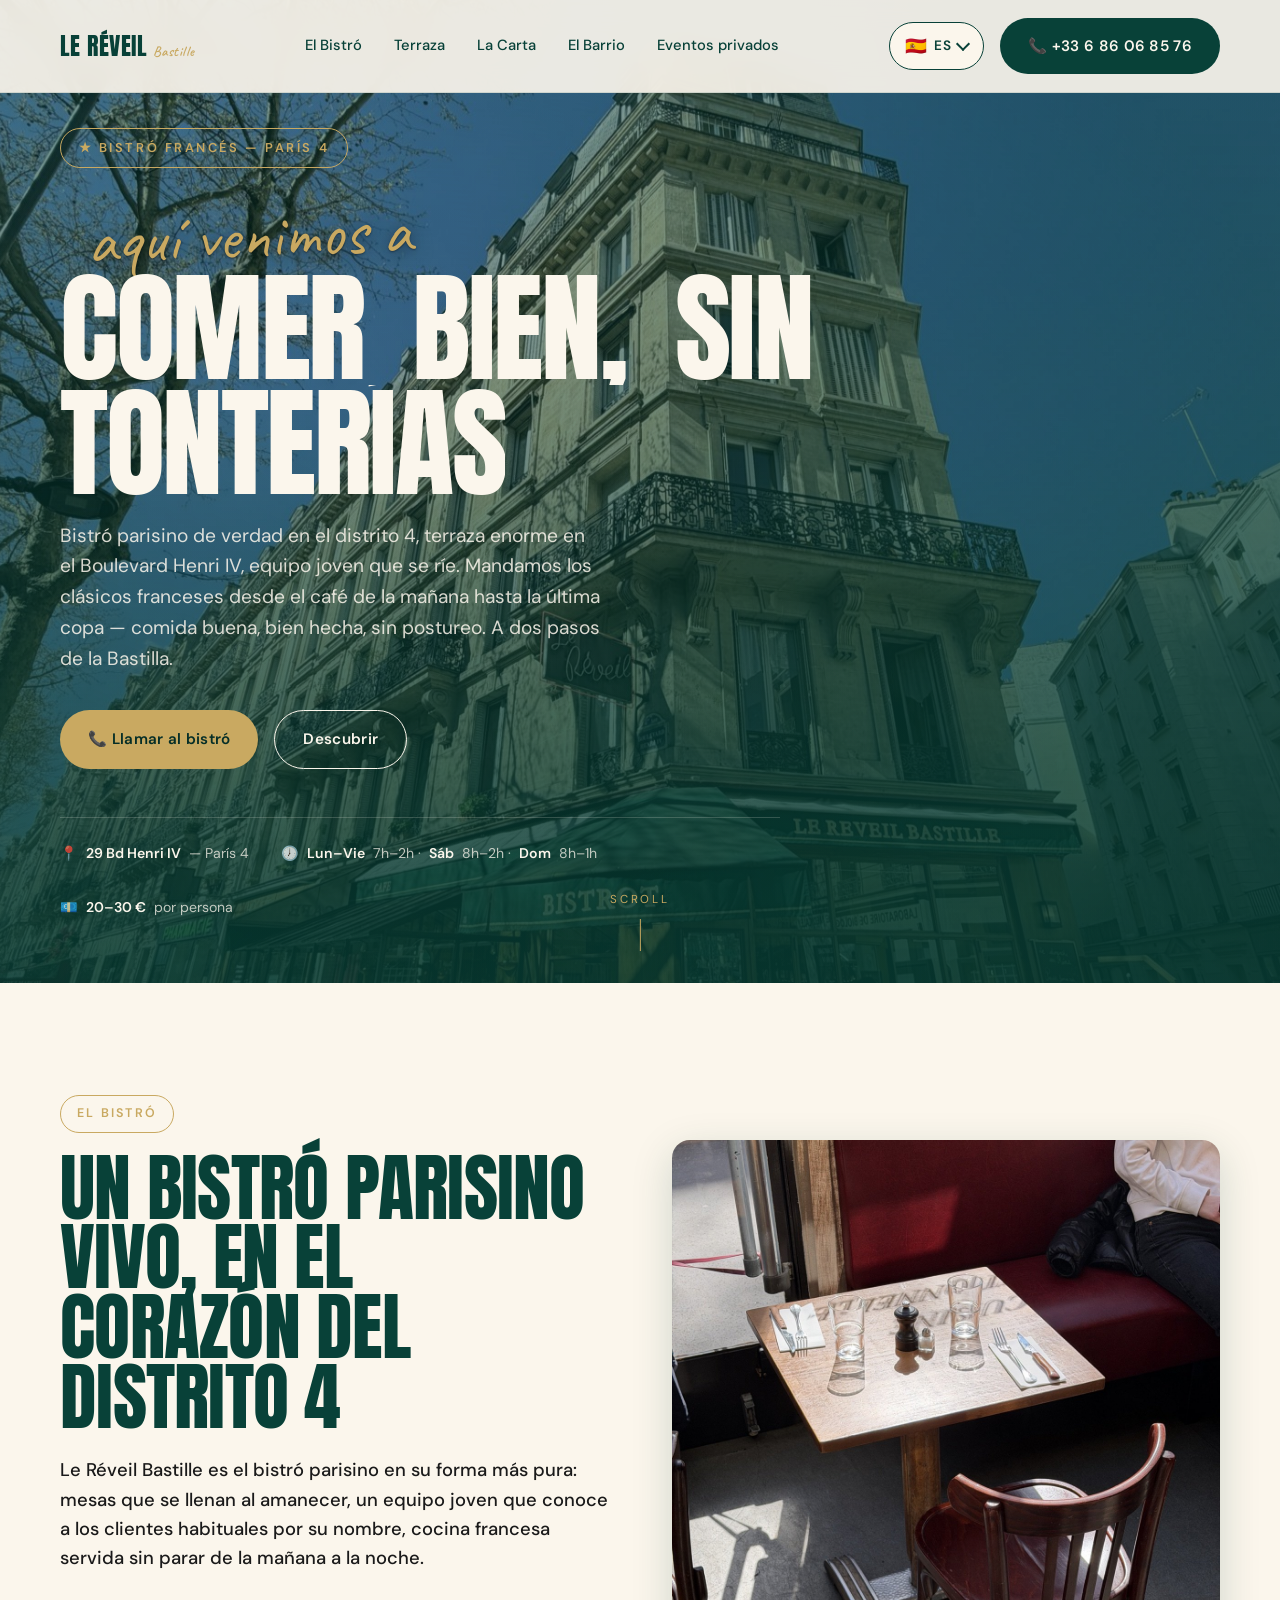
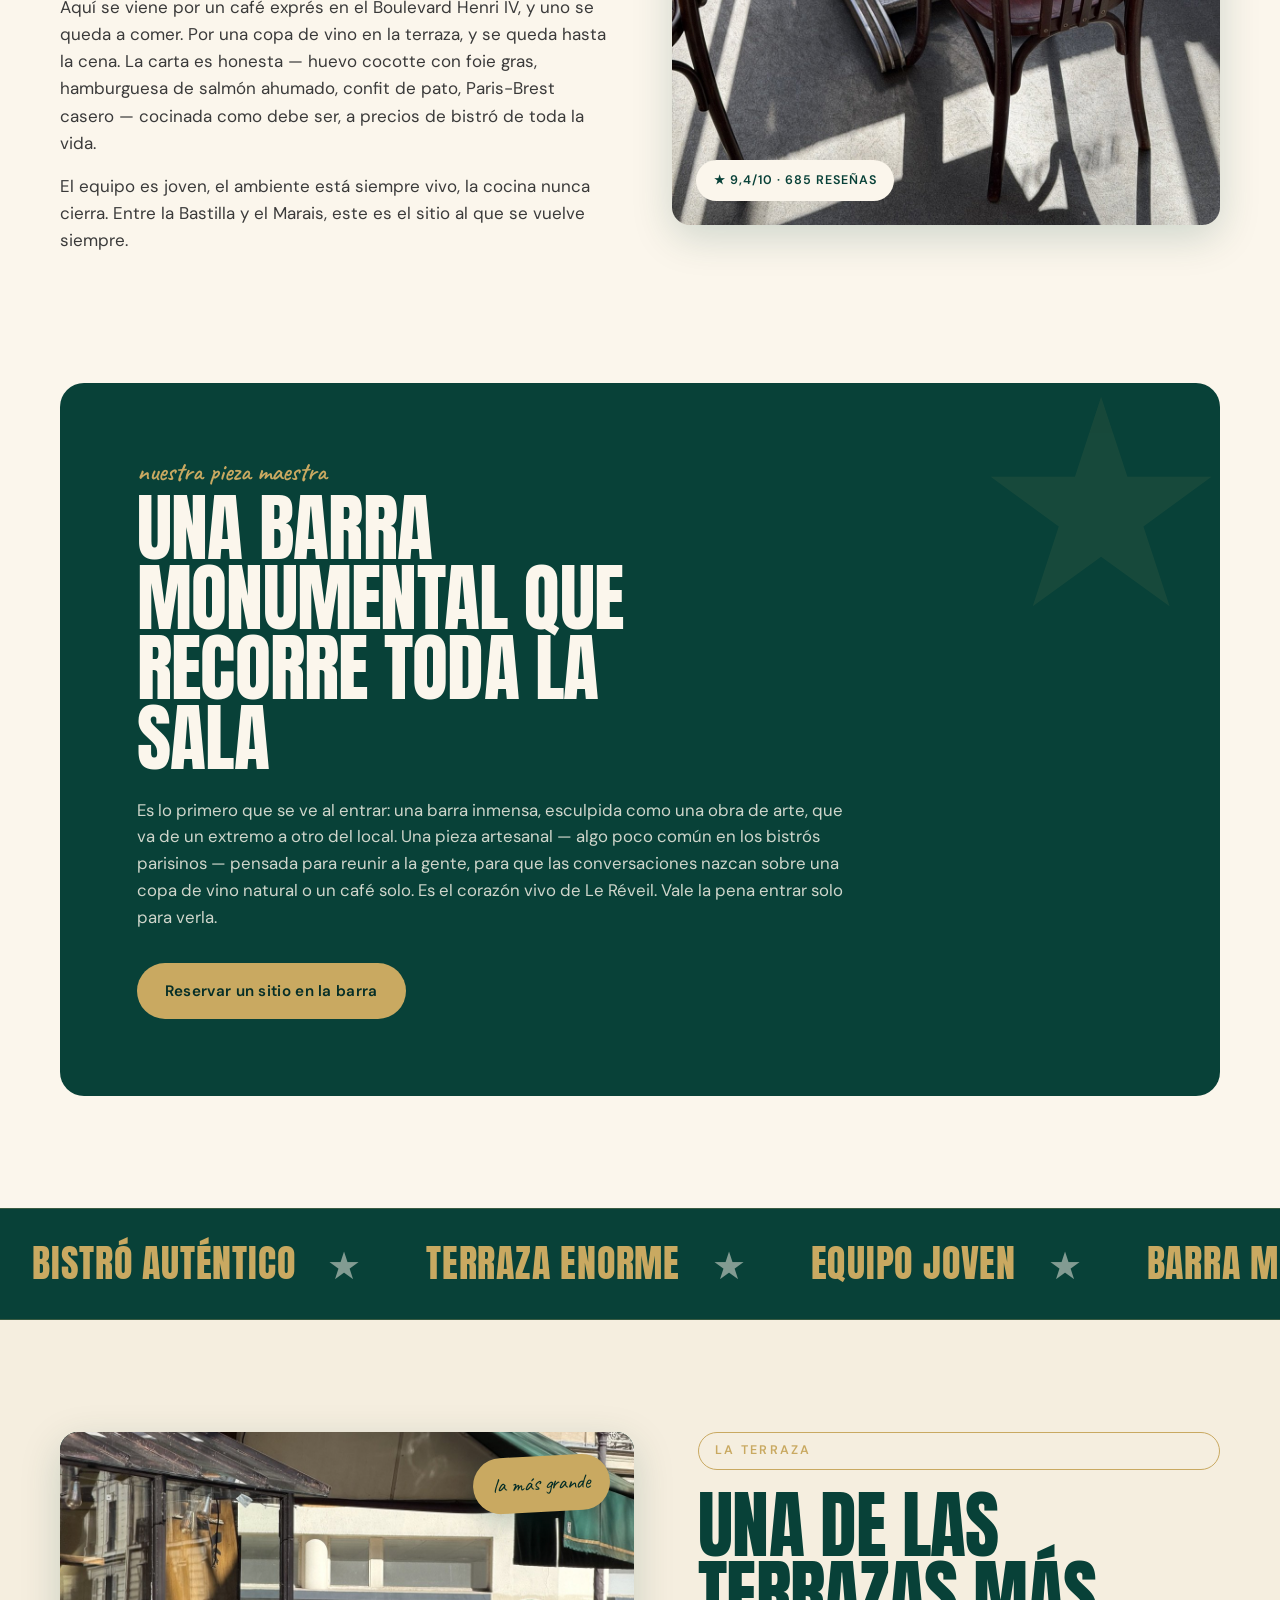
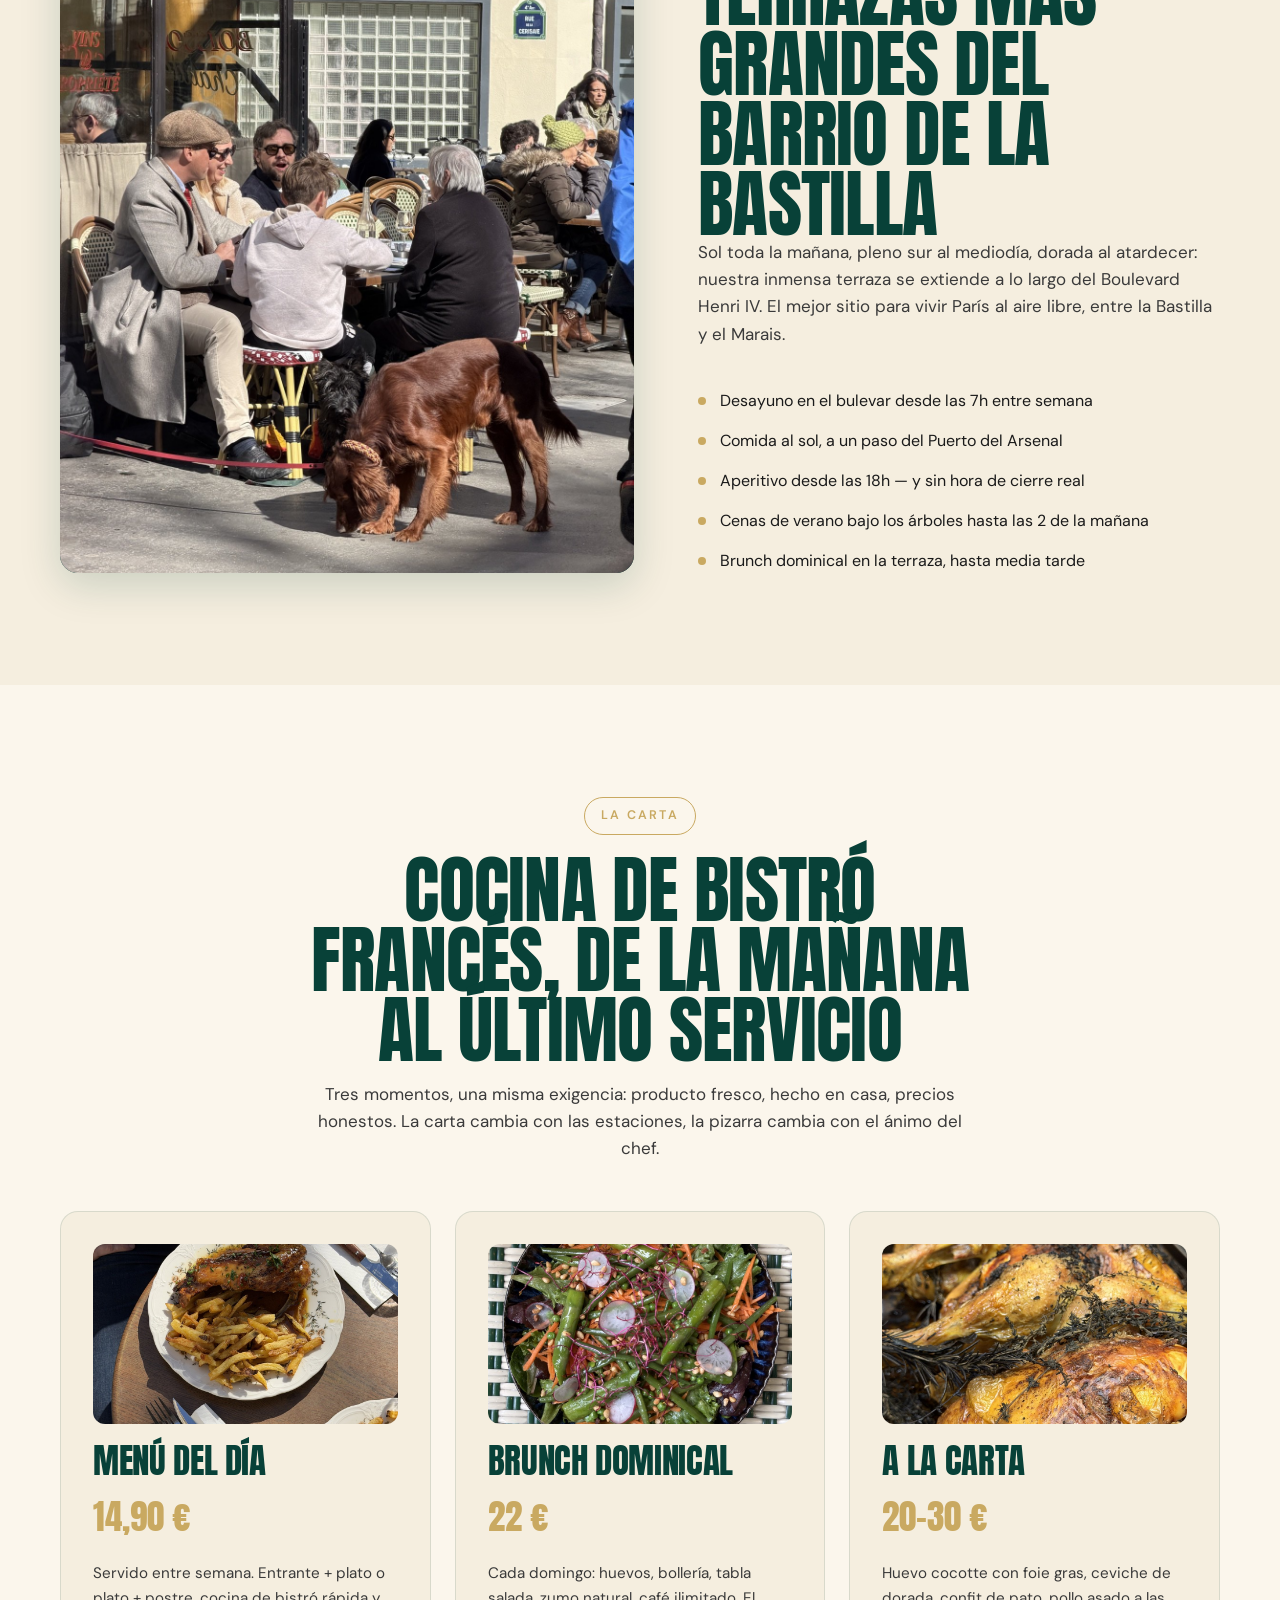
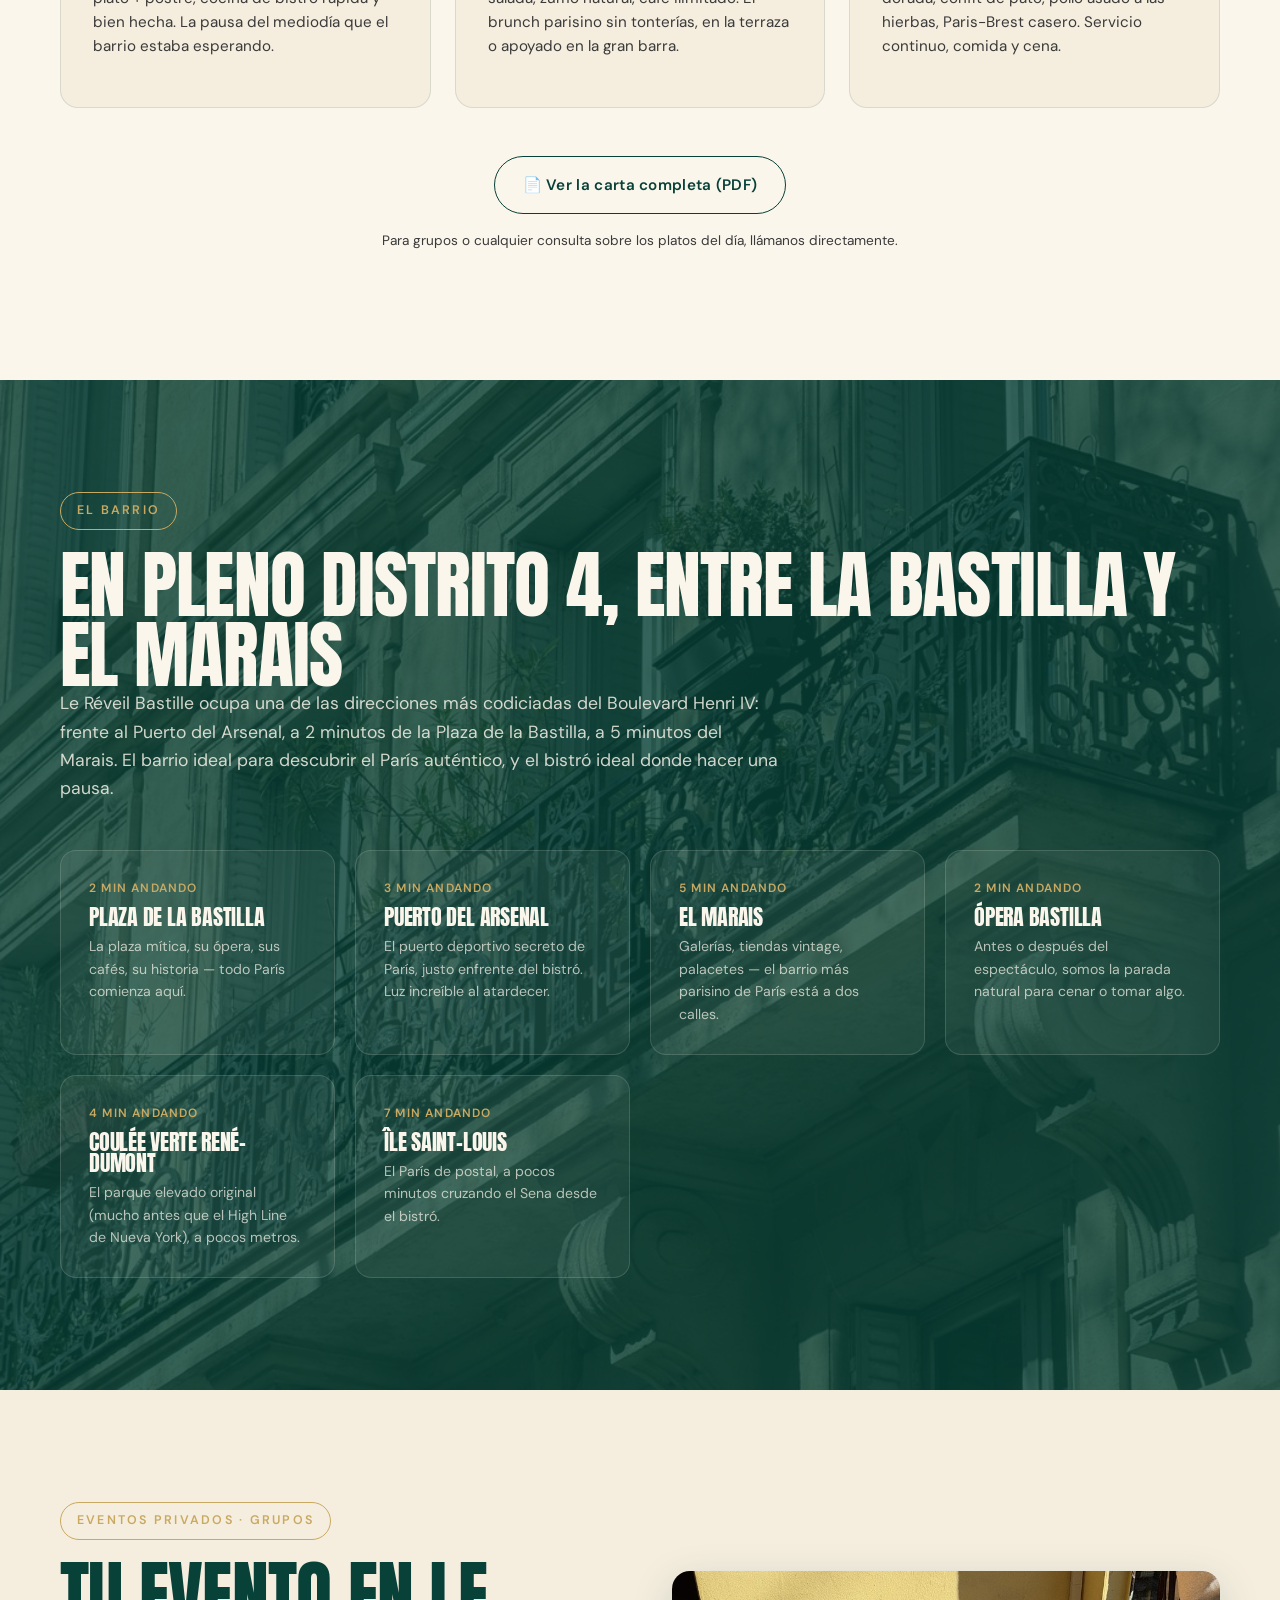
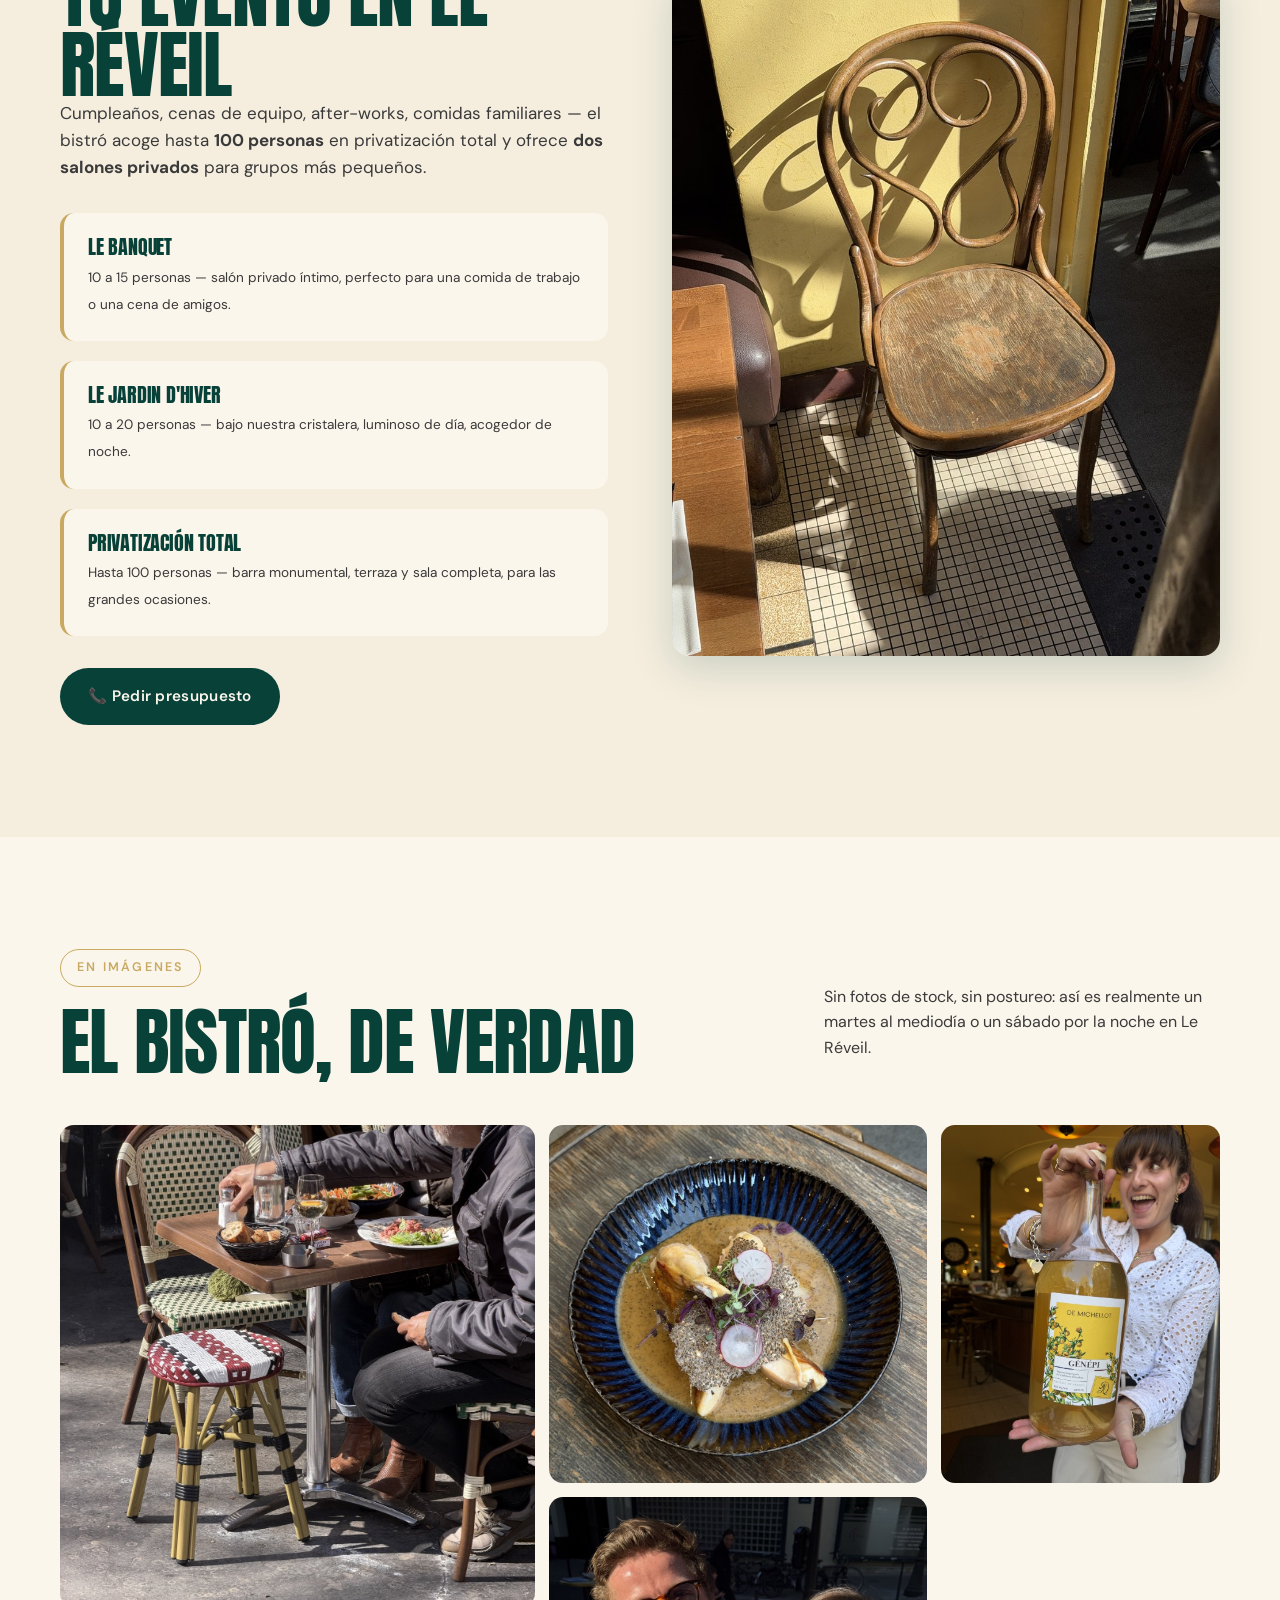
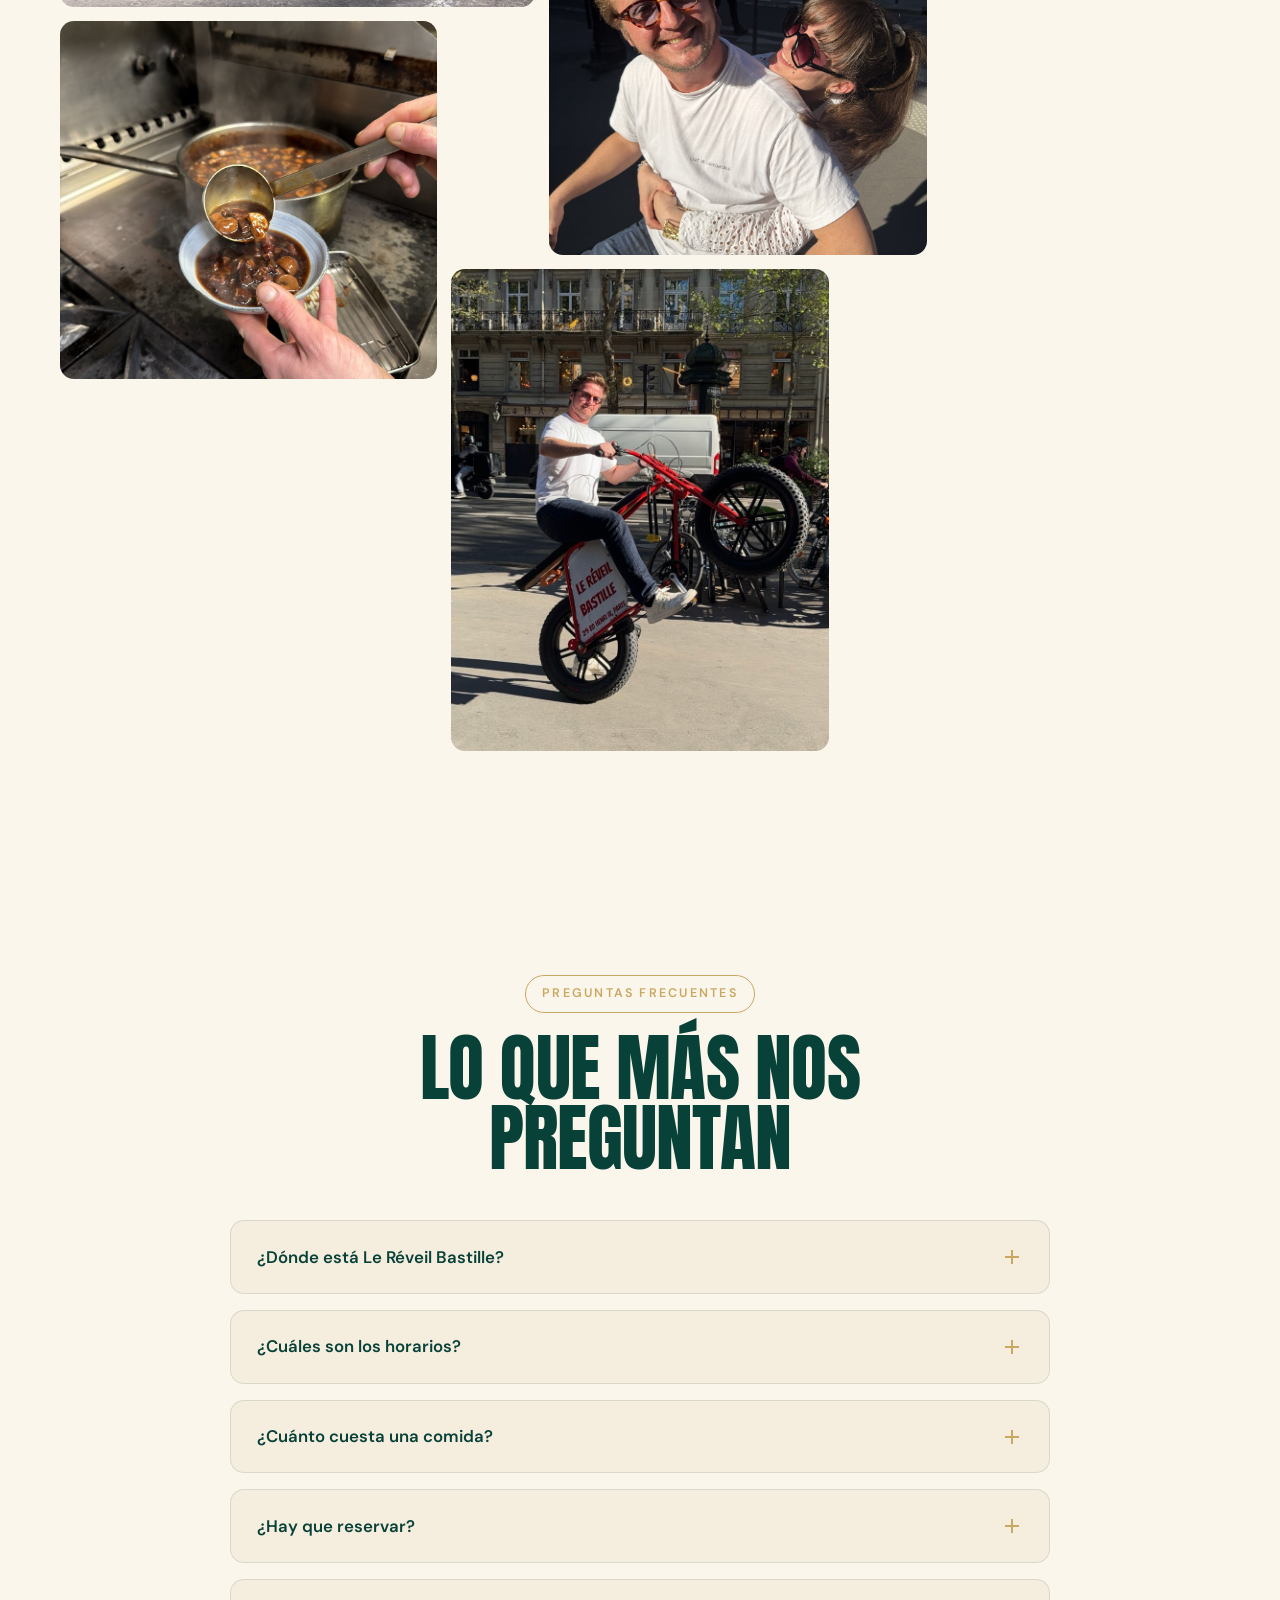
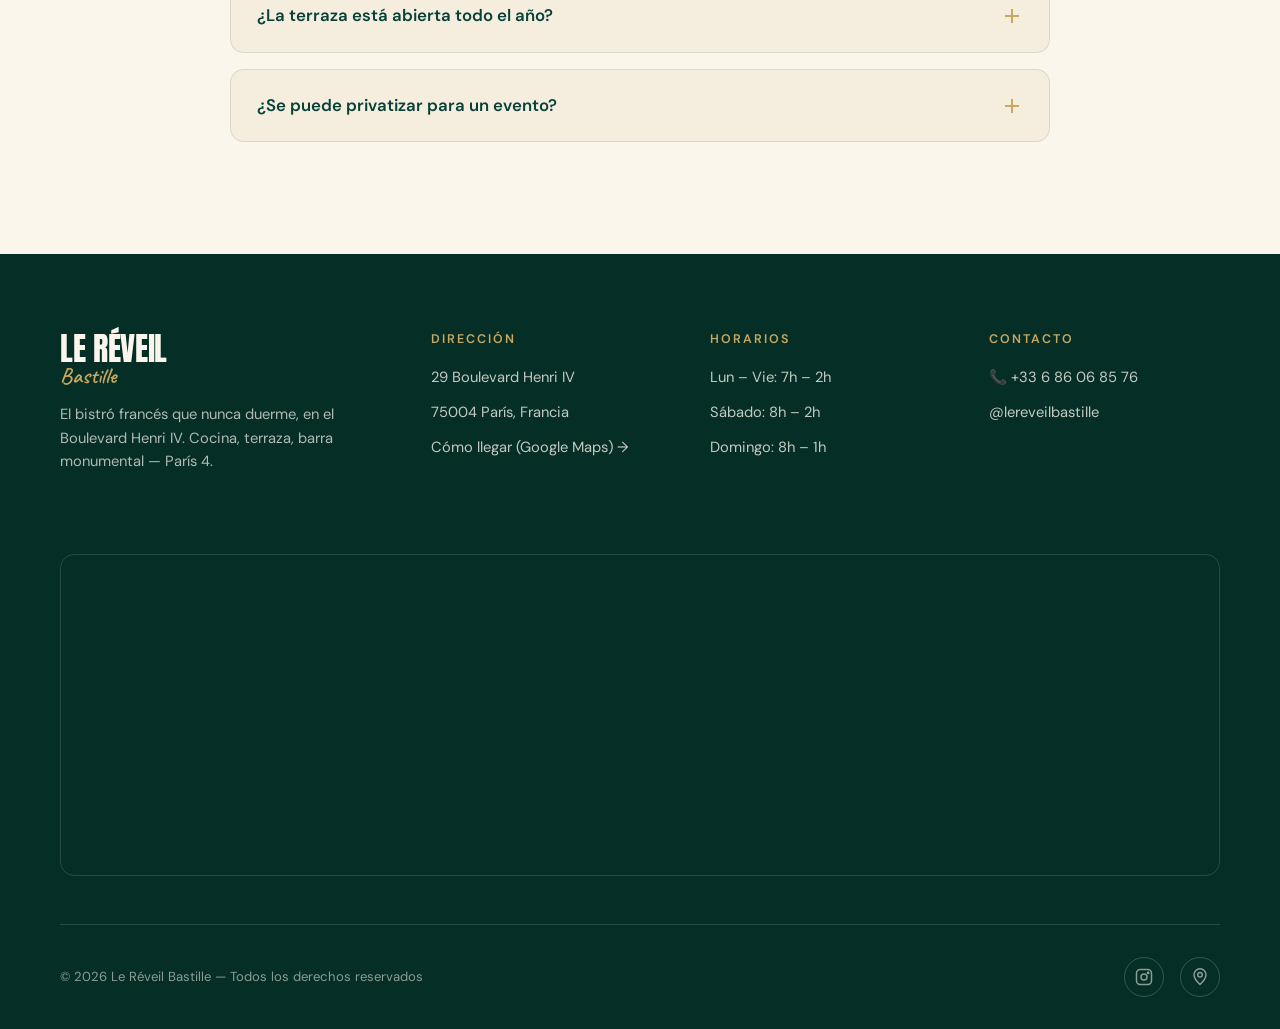
<file: es/index.html>
<!doctype html>
<html lang="es">
<head>
  <meta charset="UTF-8" />
  <meta name="viewport" content="width=device-width, initial-scale=1.0" />
  <meta name="theme-color" content="#084138" />

  <title>Le Réveil Bastille — Auténtico bistró francés cerca de la Bastilla, París 4</title>
  <meta name="description" content="Bistró parisino auténtico a dos minutos de la Plaza de la Bastilla. Inmensa terraza al sol, barra monumental, cocina francesa todo el día. Boulevard Henri IV, distrito 4 de París." />
  <meta name="keywords" content="mejor bistró Bastilla París, restaurante cerca de la Bastilla, bistró francés París 4, restaurante Boulevard Henri IV, brunch terraza París, dónde comer Marais" />
  <meta name="robots" content="index, follow, max-image-preview:large" />

  <link rel="canonical" href="https://lereveilbastille.fr/es/" />

  <link rel="alternate" hreflang="fr" href="https://lereveilbastille.fr/" />
  <link rel="alternate" hreflang="en" href="https://lereveilbastille.fr/en/" />
  <link rel="alternate" hreflang="es" href="https://lereveilbastille.fr/es/" />
  <link rel="alternate" hreflang="pt" href="https://lereveilbastille.fr/pt/" />
  <link rel="alternate" hreflang="zh" href="https://lereveilbastille.fr/zh/" />
  <link rel="alternate" hreflang="x-default" href="https://lereveilbastille.fr/" />

  <meta property="og:type" content="restaurant.restaurant" />
  <meta property="og:locale" content="es_ES" />
  <meta property="og:title" content="Le Réveil Bastille — Bistró francés cerca de la Bastilla, París 4" />
  <meta property="og:description" content="Bistró parisino auténtico a dos minutos de la Bastilla. Gran terraza, barra monumental, cocina francesa todo el día." />
  <meta property="og:url" content="https://lereveilbastille.fr/es/" />
  <meta property="og:image" content="https://lereveilbastille.fr/assets/og-cover.jpg" />
  <meta property="og:site_name" content="Le Réveil Bastille" />

  <meta name="twitter:card" content="summary_large_image" />
  <meta name="twitter:title" content="Le Réveil Bastille — Bistró francés, París 4" />
  <meta name="twitter:description" content="Bistró parisino a dos minutos de la Bastilla. Gran terraza, barra monumental, cocina francesa todo el día." />
  <meta name="twitter:image" content="https://lereveilbastille.fr/assets/og-cover.jpg" />

  <link rel="icon" type="image/svg+xml" href="data:image/svg+xml,%3Csvg xmlns='http://www.w3.org/2000/svg' viewBox='0 0 100 100'%3E%3Crect width='100' height='100' fill='%23084138'/%3E%3Ctext x='50' y='68' font-family='Arial Black' font-size='52' fill='%23c9a961' text-anchor='middle'%3ER%3C/text%3E%3C/svg%3E" />

  <link rel="preconnect" href="https://fonts.googleapis.com" />
  <link rel="preconnect" href="https://fonts.gstatic.com" crossorigin />
  <link href="https://fonts.googleapis.com/css2?family=Anton&family=DM+Sans:wght@400;500;600;700&family=Caveat:wght@600;700&display=swap" rel="stylesheet" />

  <link rel="stylesheet" href="../style.css" />

  <script type="application/ld+json">
  {
    "@context": "https://schema.org",
    "@type": "Restaurant",
    "@id": "https://lereveilbastille.fr/#restaurant",
    "name": "Le Réveil Bastille",
    "url": "https://lereveilbastille.fr/es/",
    "image": ["https://lereveilbastille.fr/assets/og-cover.jpg"],
    "description": "Auténtico bistró parisino en el Boulevard Henri IV, a dos minutos de la Plaza de la Bastilla. Cocina francesa, gran terraza al sol, barra monumental, equipo joven y apasionado.",
    "telephone": "+33686068576",
    "priceRange": "€€",
    "servesCuisine": ["French", "Bistrot", "Brunch"],
    "address": {
      "@type": "PostalAddress",
      "streetAddress": "29 Boulevard Henri IV",
      "addressLocality": "Paris",
      "postalCode": "75004",
      "addressRegion": "Île-de-France",
      "addressCountry": "FR"
    },
    "geo": { "@type": "GeoCoordinates", "latitude": 48.852116, "longitude": 2.3650567 },
    "openingHoursSpecification": [
      { "@type": "OpeningHoursSpecification", "dayOfWeek": ["Monday","Tuesday","Wednesday","Thursday","Friday"], "opens": "07:00", "closes": "02:00" },
      { "@type": "OpeningHoursSpecification", "dayOfWeek": "Saturday", "opens": "08:00", "closes": "02:00" },
      { "@type": "OpeningHoursSpecification", "dayOfWeek": "Sunday", "opens": "08:00", "closes": "01:00" }
    ],
    "hasMap": "https://www.google.com/maps/place/Le+Reveil+Bastille/@48.8521195,2.3624818,17z",
    "acceptsReservations": "False",
    "sameAs": ["https://www.instagram.com/lereveilbastille/"]
  }
  </script>

  <script type="application/ld+json">
  {
    "@context": "https://schema.org",
    "@type": "FAQPage",
    "mainEntity": [
      { "@type": "Question", "name": "¿Dónde está Le Réveil Bastille?", "acceptedAnswer": { "@type": "Answer", "text": "Le Réveil Bastille se encuentra en el 29 Boulevard Henri IV, en el distrito 4 de París, a dos minutos a pie de la Plaza de la Bastilla y a un paso del barrio del Marais y del Puerto del Arsenal." } },
      { "@type": "Question", "name": "¿Cuáles son los horarios de apertura?", "acceptedAnswer": { "@type": "Answer", "text": "Abierto de lunes a viernes de 7:00 a 2:00, sábado de 8:00 a 2:00 y domingo de 8:00 a 1:00. Servicio continuo todo el día." } },
      { "@type": "Question", "name": "¿Cuánto cuesta una comida?", "acceptedAnswer": { "@type": "Answer", "text": "El presupuesto medio es de 20 a 30 € por persona. Menú del día a 14,90 € entre semana y brunch dominical a 22 €." } },
      { "@type": "Question", "name": "¿El bistró tiene terraza?", "acceptedAnswer": { "@type": "Answer", "text": "Sí, una de las terrazas más grandes del barrio de la Bastilla, sobre el Boulevard Henri IV, abierta todo el año, soleada de la mañana a la noche." } },
      { "@type": "Question", "name": "¿Hay que reservar?", "acceptedAnswer": { "@type": "Answer", "text": "No hay reserva en línea. Puede venir directamente o llamar al +33 6 86 06 85 76 para grupos y eventos privados." } },
      { "@type": "Question", "name": "¿Se puede privatizar el bistró?", "acceptedAnswer": { "@type": "Answer", "text": "Sí, dos salones privados (Le Banquet, 10–15 personas, y Le Jardin d'Hiver, 10–20 personas) y privatización total hasta 100 personas." } }
    ]
  }
  </script>
</head>

<body>

  <div class="scroll-progress" aria-hidden="true"></div>

  <header class="nav" role="banner">
    <div class="container nav-inner">
      <a href="#top" class="nav-logo" aria-label="Le Réveil Bastille — inicio">
        Le Réveil <span class="accent">Bastille</span>
      </a>

      <nav class="nav-menu" role="navigation" aria-label="Menú principal">
        <a href="#bistrot">El Bistró</a>
        <a href="#terrasse">Terraza</a>
        <a href="#carte">La Carta</a>
        <a href="#quartier">El Barrio</a>
        <a href="#privatisation">Eventos privados</a>
      </nav>

      <div class="nav-actions">
        <div class="lang-switcher" role="group" aria-label="Elegir idioma">
          <button class="lang-current" aria-haspopup="true" aria-expanded="false">
            <span class="lang-flag">🇪🇸</span> ES <span class="chevron"></span>
          </button>
          <div class="lang-dropdown" role="menu">
            <a href="/" role="menuitem"><span class="lang-flag">🇫🇷</span> Français</a>
            <a href="/en/" role="menuitem"><span class="lang-flag">🇬🇧</span> English</a>
            <a href="/es/" class="active" role="menuitem"><span class="lang-flag">🇪🇸</span> Español</a>
            <a href="/pt/" role="menuitem"><span class="lang-flag">🇵🇹</span> Português</a>
            <a href="/zh/" role="menuitem"><span class="lang-flag">🇨🇳</span> 中文</a>
          </div>
        </div>

        <a href="tel:+33686068576" class="btn btn-primary">📞 +33 6 86 06 85 76</a>

        <button class="nav-burger" aria-label="Abrir menú" aria-expanded="false">
          <span></span><span></span><span></span>
        </button>
      </div>
    </div>
  </header>

  <main id="top">

    <section class="hero" aria-label="Bienvenido a Le Réveil Bastille">
      <div class="hero-bg" aria-hidden="true">
        <img src="../assets/hero-facade.jpg" alt="" loading="eager" fetchpriority="high" />
      </div>
      <div class="container hero-inner">
        <span class="hero-tag">★ Bistró francés — París 4</span>
        <h1>
          <span class="script-accent">aquí venimos a</span>
          comer bien, sin tonterías
        </h1>
        <p class="hero-sub">
          Bistró parisino de verdad en el distrito 4, terraza enorme en el Boulevard Henri IV,
          equipo joven que se ríe. Mandamos los clásicos franceses desde el café de la mañana
          hasta la última copa — comida buena, bien hecha, sin postureo. A dos pasos de la Bastilla.
        </p>
        <div class="hero-cta">
          <a href="tel:+33686068576" class="btn btn-brass">📞 Llamar al bistró</a>
          <a href="#bistrot" class="btn btn-outline" style="color:#fbf6ec; border-color:#fbf6ec;">Descubrir</a>
        </div>
        <div class="hero-meta">
          <div>📍 <strong>29 Bd Henri IV</strong> — París 4</div>
          <div>🕖 <strong>Lun–Vie</strong> 7h–2h · <strong>Sáb</strong> 8h–2h · <strong>Dom</strong> 8h–1h</div>
          <div>💶 <strong>20–30 €</strong> por persona</div>
        </div>
      </div>
      <div class="scroll-cue" aria-hidden="true">Scroll</div>
    </section>

    <section class="bistrot" id="bistrot">
      <div class="container">
        <div class="split">
          <div class="split-text reveal-left">
            <span class="section-tag">El Bistró</span>
            <h2>Un bistró parisino vivo, en el corazón del distrito 4</h2>
            <p class="lead">
              Le Réveil Bastille es el bistró parisino en su forma más pura: mesas que se llenan
              al amanecer, un equipo joven que conoce a los clientes habituales por su nombre,
              cocina francesa servida sin parar de la mañana a la noche.
            </p>
            <p>
              Aquí se viene por un café exprés en el Boulevard Henri IV, y uno se queda a comer.
              Por una copa de vino en la terraza, y se queda hasta la cena. La carta es honesta —
              huevo cocotte con foie gras, hamburguesa de salmón ahumado, confit de pato,
              Paris-Brest casero — cocinada como debe ser, a precios de bistró de toda la vida.
            </p>
            <p>
              El equipo es joven, el ambiente está siempre vivo, la cocina nunca cierra.
              Entre la Bastilla y el Marais, este es el sitio al que se vuelve siempre.
            </p>
          </div>
          <div class="split-image img-reveal">
            <img src="../assets/bistrot-banquette.jpg" alt="Banco rojo y sillas Thonet en el interior de Le Réveil Bastille" loading="lazy" />
            <span class="badge">★ 9,4/10 · 685 reseñas</span>
          </div>
        </div>

        <div class="signature-bar fade-in">
          <span class="script">nuestra pieza maestra</span>
          <h2>Una barra monumental que recorre toda la sala</h2>
          <p>
            Es lo primero que se ve al entrar: una barra inmensa, esculpida como una obra de arte,
            que va de un extremo a otro del local. Una pieza artesanal — algo poco común en los
            bistrós parisinos — pensada para reunir a la gente, para que las conversaciones nazcan
            sobre una copa de vino natural o un café solo. Es el corazón vivo de Le Réveil.
            Vale la pena entrar solo para verla.
          </p>
          <div style="margin-top:2rem;">
            <a href="tel:+33686068576" class="btn btn-brass">Reservar un sitio en la barra</a>
          </div>
        </div>
      </div>
    </section>

    <div class="marquee" aria-hidden="true">
      <div class="marquee-track">
        <span>bistró auténtico</span>
        <span>terraza enorme</span>
        <span>equipo joven</span>
        <span>barra monumental</span>
        <span>servicio continuo</span>
        <span>brunch dominical</span>
        <span>bistró auténtico</span>
        <span>terraza enorme</span>
        <span>equipo joven</span>
        <span>barra monumental</span>
        <span>servicio continuo</span>
        <span>brunch dominical</span>
      </div>
    </div>

    <section class="terrasse" id="terrasse">
      <div class="container">
        <div class="terrasse-grid fade-in">
          <div class="terrasse-image img-reveal" role="img" aria-label="Terraza animada de Le Réveil Bastille en el Boulevard Henri IV">
            <img src="../assets/terrasse-vie.jpg" alt="Terraza llena de gente en Le Réveil Bastille una tarde soleada" loading="lazy" />
            <span class="badge-script">la más grande</span>
          </div>
          <div class="terrasse-text">
            <span class="section-tag">La Terraza</span>
            <h2>Una de las terrazas más grandes del barrio de la Bastilla</h2>
            <p class="lead">
              Sol toda la mañana, pleno sur al mediodía, dorada al atardecer: nuestra inmensa
              terraza se extiende a lo largo del Boulevard Henri IV. El mejor sitio para vivir
              París al aire libre, entre la Bastilla y el Marais.
            </p>
            <ul class="terrasse-list">
              <li>Desayuno en el bulevar desde las 7h entre semana</li>
              <li>Comida al sol, a un paso del Puerto del Arsenal</li>
              <li>Aperitivo desde las 18h — y sin hora de cierre real</li>
              <li>Cenas de verano bajo los árboles hasta las 2 de la mañana</li>
              <li>Brunch dominical en la terraza, hasta media tarde</li>
            </ul>
          </div>
        </div>
      </div>
    </section>

    <section class="carte" id="carte">
      <div class="container">
        <div style="text-align:center; max-width:680px; margin:0 auto;" class="fade-in">
          <span class="section-tag">La Carta</span>
          <h2>Cocina de bistró francés, de la mañana al último servicio</h2>
          <p style="margin-top:1rem;">
            Tres momentos, una misma exigencia: producto fresco, hecho en casa, precios honestos.
            La carta cambia con las estaciones, la pizarra cambia con el ánimo del chef.
          </p>
        </div>

        <div class="carte-grid stagger">
          <div class="carte-card">
            <div class="carte-visual"><img src="../assets/plat-canard-frites.jpg" alt="Confit de pato con patatas fritas caseras" loading="lazy" /></div>
            <h3>Menú del día</h3>
            <span class="price">14,90 €</span>
            <p>
              Servido entre semana. Entrante + plato o plato + postre, cocina de bistró rápida y bien hecha.
              La pausa del mediodía que el barrio estaba esperando.
            </p>
          </div>
          <div class="carte-card">
            <div class="carte-visual"><img src="../assets/plat-salade.jpg" alt="Ensalada fresca del brunch dominical" loading="lazy" /></div>
            <h3>Brunch dominical</h3>
            <span class="price">22 €</span>
            <p>
              Cada domingo: huevos, bollería, tabla salada, zumo natural, café ilimitado.
              El brunch parisino sin tonterías, en la terraza o apoyado en la gran barra.
            </p>
          </div>
          <div class="carte-card">
            <div class="carte-visual"><img src="../assets/plat-poulets-rotis.jpg" alt="Pollos asados al espetón con hierbas" loading="lazy" /></div>
            <h3>A la carta</h3>
            <span class="price">20–30 €</span>
            <p>
              Huevo cocotte con foie gras, ceviche de dorada, confit de pato, pollo asado a las hierbas,
              Paris-Brest casero. Servicio continuo, comida y cena.
            </p>
          </div>
        </div>

        <div class="carte-cta fade-in">
          <a href="#" class="btn btn-outline" data-tofill="carte-pdf" aria-label="Descargar la carta completa en PDF">
            📄 Ver la carta completa (PDF)
          </a>
          <p style="font-size:0.85rem; color:var(--ink-soft); margin-top:1rem;">
            Para grupos o cualquier consulta sobre los platos del día, llámanos directamente.
          </p>
        </div>
      </div>
    </section>

    <section class="quartier" id="quartier" style="--quartier-bg: url('../assets/quartier-facade1.jpg');">
      <div class="container">
        <div class="fade-in">
          <span class="section-tag">El Barrio</span>
          <h2>En pleno distrito 4, entre la Bastilla y el Marais</h2>
          <p class="quartier-intro">
            Le Réveil Bastille ocupa una de las direcciones más codiciadas del Boulevard Henri IV:
            frente al Puerto del Arsenal, a 2 minutos de la Plaza de la Bastilla, a 5 minutos del
            Marais. El barrio ideal para descubrir el París auténtico, y el bistró ideal donde
            hacer una pausa.
          </p>
        </div>

        <div class="places stagger">
          <div class="place">
            <span class="distance">2 min andando</span>
            <h4>Plaza de la Bastilla</h4>
            <p>La plaza mítica, su ópera, sus cafés, su historia — todo París comienza aquí.</p>
          </div>
          <div class="place">
            <span class="distance">3 min andando</span>
            <h4>Puerto del Arsenal</h4>
            <p>El puerto deportivo secreto de París, justo enfrente del bistró. Luz increíble al atardecer.</p>
          </div>
          <div class="place">
            <span class="distance">5 min andando</span>
            <h4>El Marais</h4>
            <p>Galerías, tiendas vintage, palacetes — el barrio más parisino de París está a dos calles.</p>
          </div>
          <div class="place">
            <span class="distance">2 min andando</span>
            <h4>Ópera Bastilla</h4>
            <p>Antes o después del espectáculo, somos la parada natural para cenar o tomar algo.</p>
          </div>
          <div class="place">
            <span class="distance">4 min andando</span>
            <h4>Coulée Verte René-Dumont</h4>
            <p>El parque elevado original (mucho antes que el High Line de Nueva York), a pocos metros.</p>
          </div>
          <div class="place">
            <span class="distance">7 min andando</span>
            <h4>Île Saint-Louis</h4>
            <p>El París de postal, a pocos minutos cruzando el Sena desde el bistró.</p>
          </div>
        </div>
      </div>
    </section>

    <section class="privatisation" id="privatisation">
      <div class="container">
        <div class="priv-grid fade-in">
          <div>
            <span class="section-tag">Eventos privados · Grupos</span>
            <h2>Tu evento en Le Réveil</h2>
            <p class="lead">
              Cumpleaños, cenas de equipo, after-works, comidas familiares — el bistró acoge
              hasta <strong>100 personas</strong> en privatización total y ofrece
              <strong>dos salones privados</strong> para grupos más pequeños.
            </p>

            <div class="priv-rooms">
              <div class="priv-room">
                <h4>Le Banquet</h4>
                <span>10 a 15 personas — salón privado íntimo, perfecto para una comida de trabajo o una cena de amigos.</span>
              </div>
              <div class="priv-room">
                <h4>Le Jardin d'Hiver</h4>
                <span>10 a 20 personas — bajo nuestra cristalera, luminoso de día, acogedor de noche.</span>
              </div>
              <div class="priv-room">
                <h4>Privatización total</h4>
                <span>Hasta 100 personas — barra monumental, terraza y sala completa, para las grandes ocasiones.</span>
              </div>
            </div>

            <div style="margin-top:2rem;">
              <a href="tel:+33686068576" class="btn btn-primary">📞 Pedir presupuesto</a>
            </div>
          </div>

          <div class="priv-image img-reveal">
            <img src="../assets/bistrot-thonet.jpg" alt="Salón privatizable de Le Réveil Bastille con sus sillas Thonet" loading="lazy" />
          </div>
        </div>
      </div>
    </section>

    <section class="gallery" id="galeria" aria-label="Le Réveil Bastille en imágenes">
      <div class="container">
        <div class="gallery-header fade-in">
          <div>
            <span class="section-tag">En imágenes</span>
            <h2>El bistró, de verdad</h2>
          </div>
          <p>Sin fotos de stock, sin postureo: así es realmente un martes al mediodía o un sábado por la noche en Le Réveil.</p>
        </div>
        <div class="gallery-grid stagger">
          <figure><img src="../assets/terrasse-apero.jpg" alt="Aperitivo en la terraza" loading="lazy" /><figcaption>el aperitivo eterno</figcaption></figure>
          <figure><img src="../assets/plat-assiette-fine.jpg" alt="Plato servido en cerámica" loading="lazy" /><figcaption>hecho en casa</figcaption></figure>
          <figure><img src="../assets/equipe-patronne.jpg" alt="La dueña con una botella de Genepi" loading="lazy" /><figcaption>la dueña</figcaption></figure>
          <figure><img src="../assets/clients-couple.jpg" alt="Pareja sonriente sentada en la terraza" loading="lazy" /><figcaption>los habituales</figcaption></figure>
          <figure><img src="../assets/cuisine-service.jpg" alt="Cocina en pleno servicio" loading="lazy" /><figcaption>en pleno servicio</figcaption></figure>
          <figure><img src="../assets/bmx-rouge.jpg" alt="BMX rojo delante del rótulo Le Réveil Bastille" loading="lazy" /><figcaption>el espíritu Bastilla</figcaption></figure>
        </div>
      </div>
    </section>

    <section class="faq" id="faq">
      <div class="container">
        <div style="text-align:center; max-width:640px; margin:0 auto;" class="fade-in">
          <span class="section-tag">Preguntas frecuentes</span>
          <h2>Lo que más nos preguntan</h2>
        </div>

        <div class="faq-list fade-in">
          <div class="faq-item">
            <button class="faq-q" aria-expanded="false">
              ¿Dónde está Le Réveil Bastille? <span class="plus" aria-hidden="true"></span>
            </button>
            <div class="faq-a">
              <p>En el 29 Boulevard Henri IV, distrito 4 de París. A 2 minutos a pie de la Plaza
              de la Bastilla, a un paso del Marais y del Puerto del Arsenal. Metro más cercano:
              Sully – Morland (línea 7) o Bastille (líneas 1, 5, 8).</p>
            </div>
          </div>

          <div class="faq-item">
            <button class="faq-q" aria-expanded="false">
              ¿Cuáles son los horarios? <span class="plus" aria-hidden="true"></span>
            </button>
            <div class="faq-a">
              <p>De lunes a viernes: 7h – 2h. Sábado: 8h – 2h. Domingo: 8h – 1h.
              Servicio continuo todo el día — puedes venir a cualquier hora.</p>
            </div>
          </div>

          <div class="faq-item">
            <button class="faq-q" aria-expanded="false">
              ¿Cuánto cuesta una comida? <span class="plus" aria-hidden="true"></span>
            </button>
            <div class="faq-a">
              <p>Entre 20 y 30 € por persona a la carta. Menú del día a 14,90 €,
              brunch dominical a 22 €.</p>
            </div>
          </div>

          <div class="faq-item">
            <button class="faq-q" aria-expanded="false">
              ¿Hay que reservar? <span class="plus" aria-hidden="true"></span>
            </button>
            <div class="faq-a">
              <p>No hay reserva en línea — somos un bistró auténtico, ven directamente.
              Para grupos, cumpleaños o eventos privados, un único número:
              +33 6 86 06 85 76.</p>
            </div>
          </div>

          <div class="faq-item">
            <button class="faq-q" aria-expanded="false">
              ¿La terraza está abierta todo el año? <span class="plus" aria-hidden="true"></span>
            </button>
            <div class="faq-a">
              <p>Sí — la terraza del Boulevard Henri IV está abierta todo el año, climatizada
              en invierno, llena en cuanto sale el sol. Una de las más grandes del barrio.</p>
            </div>
          </div>

          <div class="faq-item">
            <button class="faq-q" aria-expanded="false">
              ¿Se puede privatizar para un evento? <span class="plus" aria-hidden="true"></span>
            </button>
            <div class="faq-a">
              <p>Sí — Le Banquet (10 a 15 personas), Le Jardin d'Hiver (10 a 20 personas),
              o privatización total hasta 100 personas. Llámanos al +33 6 86 06 85 76
              para un presupuesto a medida.</p>
            </div>
          </div>
        </div>
      </div>
    </section>

  </main>

  <footer class="footer" role="contentinfo">
    <div class="container">

      <div class="footer-grid">
        <div class="footer-brand">
          <h3>Le Réveil <span class="script">Bastille</span></h3>
          <p>El bistró francés que nunca duerme, en el Boulevard Henri IV. Cocina, terraza, barra monumental — París 4.</p>
        </div>

        <div class="footer-col">
          <h4>Dirección</h4>
          <ul>
            <li>29 Boulevard Henri IV</li>
            <li>75004 París, Francia</li>
            <li><a href="https://www.google.com/maps/place/Le+Reveil+Bastille/@48.8521195,2.3624818,17z" target="_blank" rel="noopener">Cómo llegar (Google Maps) →</a></li>
          </ul>
        </div>

        <div class="footer-col">
          <h4>Horarios</h4>
          <ul>
            <li>Lun – Vie: 7h – 2h</li>
            <li>Sábado: 8h – 2h</li>
            <li>Domingo: 8h – 1h</li>
          </ul>
        </div>

        <div class="footer-col">
          <h4>Contacto</h4>
          <ul>
            <li><a href="tel:+33686068576">📞 +33 6 86 06 85 76</a></li>
            <li><a href="https://www.instagram.com/lereveilbastille/" target="_blank" rel="noopener">@lereveilbastille</a></li>
          </ul>
        </div>
      </div>

      <div class="footer-map">
        <iframe
          src="https://maps.google.com/maps?q=Le+Reveil+Bastille,+29+Boulevard+Henri+IV,+75004+Paris&hl=es&z=17&output=embed"
          loading="lazy"
          allowfullscreen=""
          referrerpolicy="no-referrer-when-downgrade"
          title="Le Réveil Bastille en Google Maps"></iframe>
      </div>

      <div class="footer-bottom">
        <div>© <span data-year>2026</span> Le Réveil Bastille — Todos los derechos reservados</div>
        <div class="socials">
          <a href="https://www.instagram.com/lereveilbastille/" target="_blank" rel="noopener" aria-label="Instagram">
            <svg viewBox="0 0 24 24" fill="none" stroke="currentColor" stroke-width="2"><rect x="2" y="2" width="20" height="20" rx="5"/><circle cx="12" cy="12" r="4"/><circle cx="17.5" cy="6.5" r="0.8" fill="currentColor"/></svg>
          </a>
          <a href="https://www.google.com/maps/place/Le+Reveil+Bastille/" target="_blank" rel="noopener" aria-label="Google Maps">
            <svg viewBox="0 0 24 24" fill="none" stroke="currentColor" stroke-width="2"><path d="M12 22s8-7.5 8-13a8 8 0 1 0-16 0c0 5.5 8 13 8 13z"/><circle cx="12" cy="9" r="3"/></svg>
          </a>
        </div>
      </div>

    </div>
  </footer>

  <a href="tel:+33686068576" class="float-call" aria-label="Llamar a Le Réveil Bastille">
    <svg viewBox="0 0 24 24" fill="none" stroke="currentColor" stroke-width="2.2"><path d="M22 16.92v3a2 2 0 0 1-2.18 2 19.79 19.79 0 0 1-8.63-3.07 19.5 19.5 0 0 1-6-6 19.79 19.79 0 0 1-3.07-8.67A2 2 0 0 1 4.11 2h3a2 2 0 0 1 2 1.72 12.84 12.84 0 0 0 .7 2.81 2 2 0 0 1-.45 2.11L8.09 9.91a16 16 0 0 0 6 6l1.27-1.27a2 2 0 0 1 2.11-.45 12.84 12.84 0 0 0 2.81.7A2 2 0 0 1 22 16.92z"/></svg>
  </a>

  <script src="../main.js" defer></script>
</body>
</html>
</file>
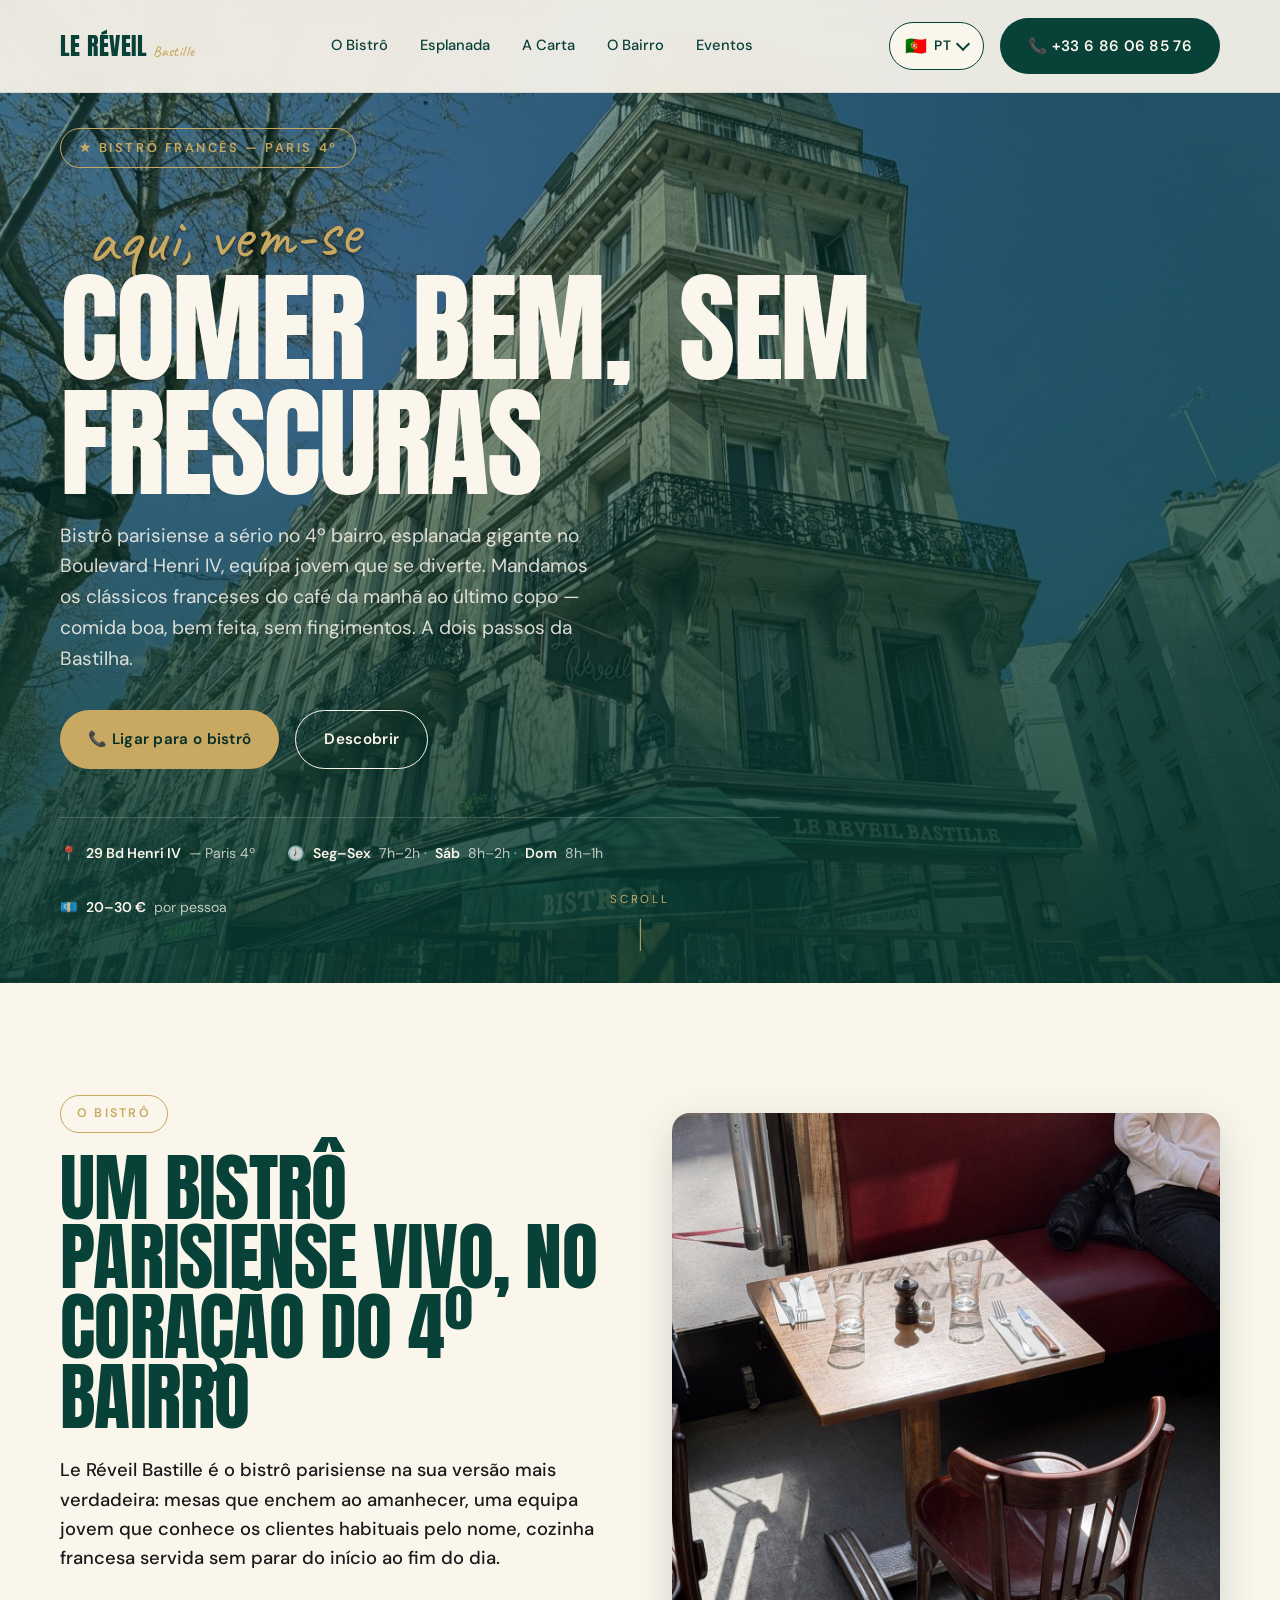
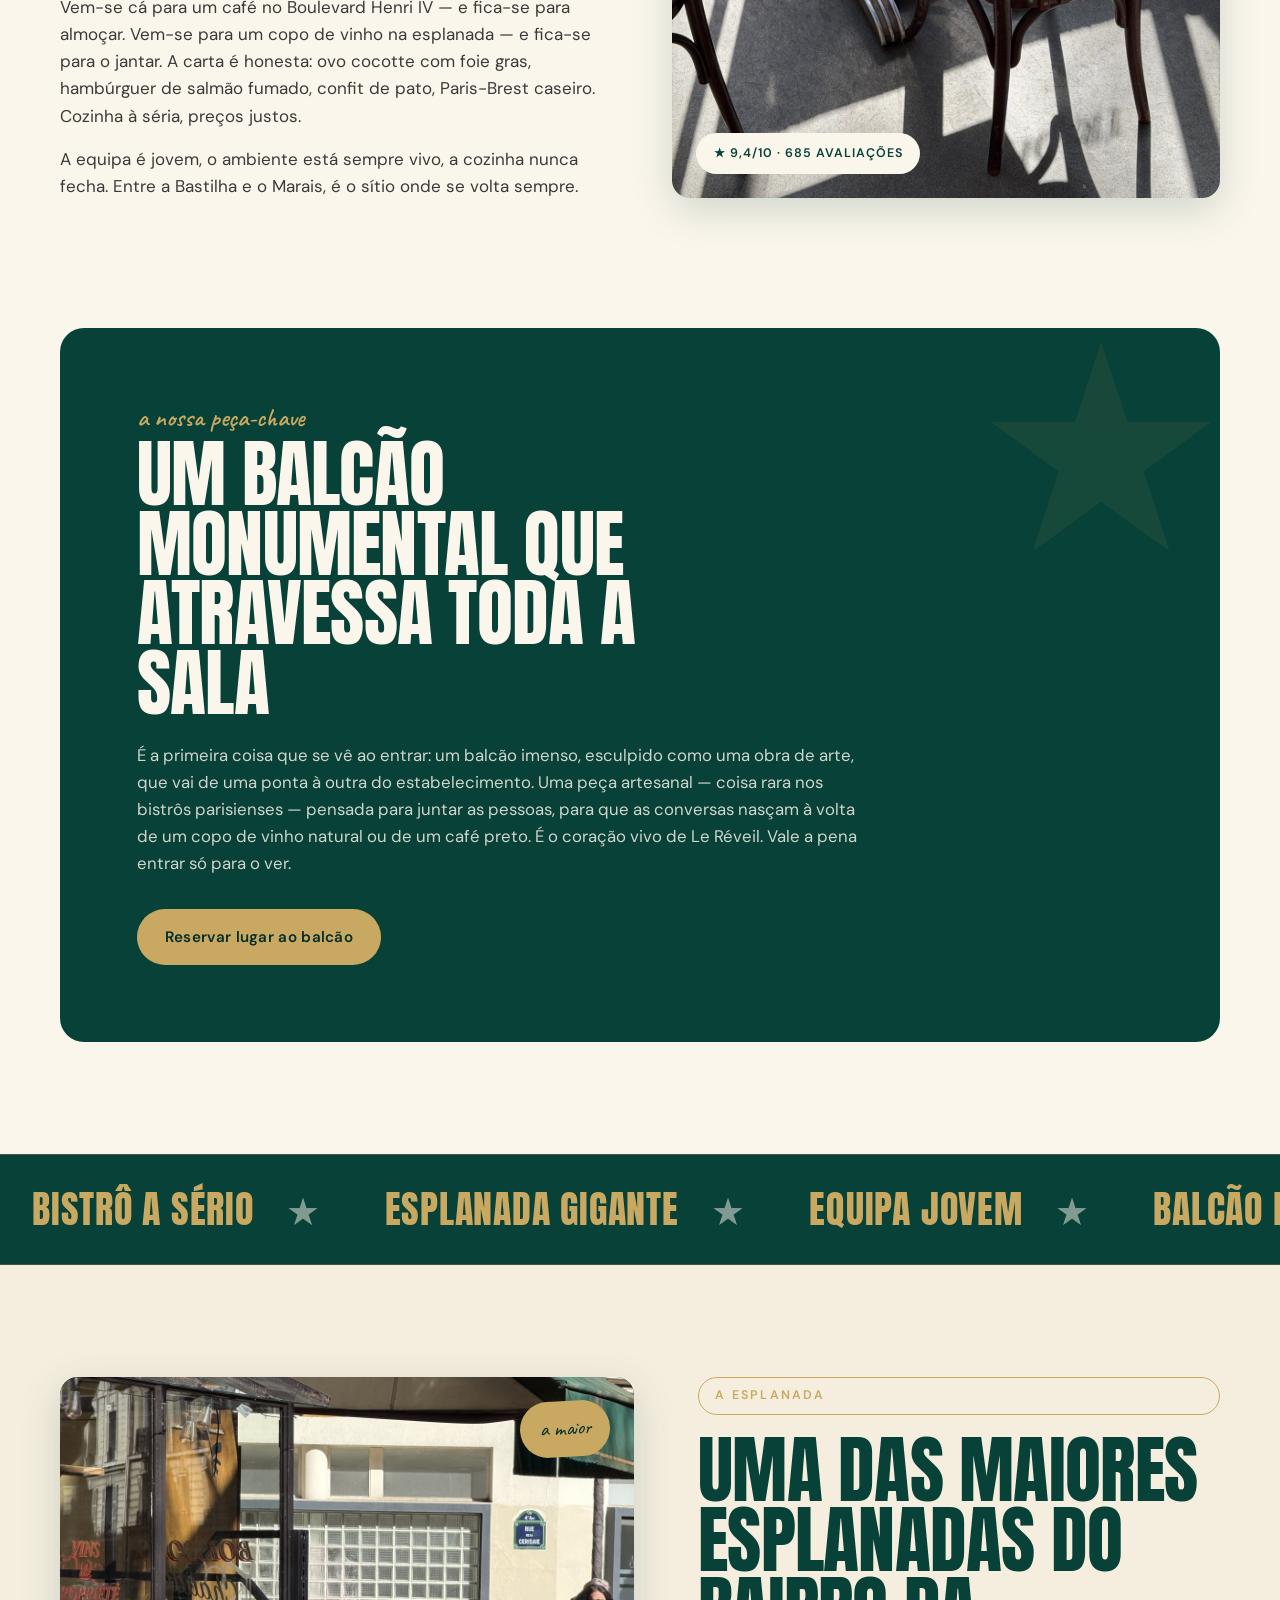
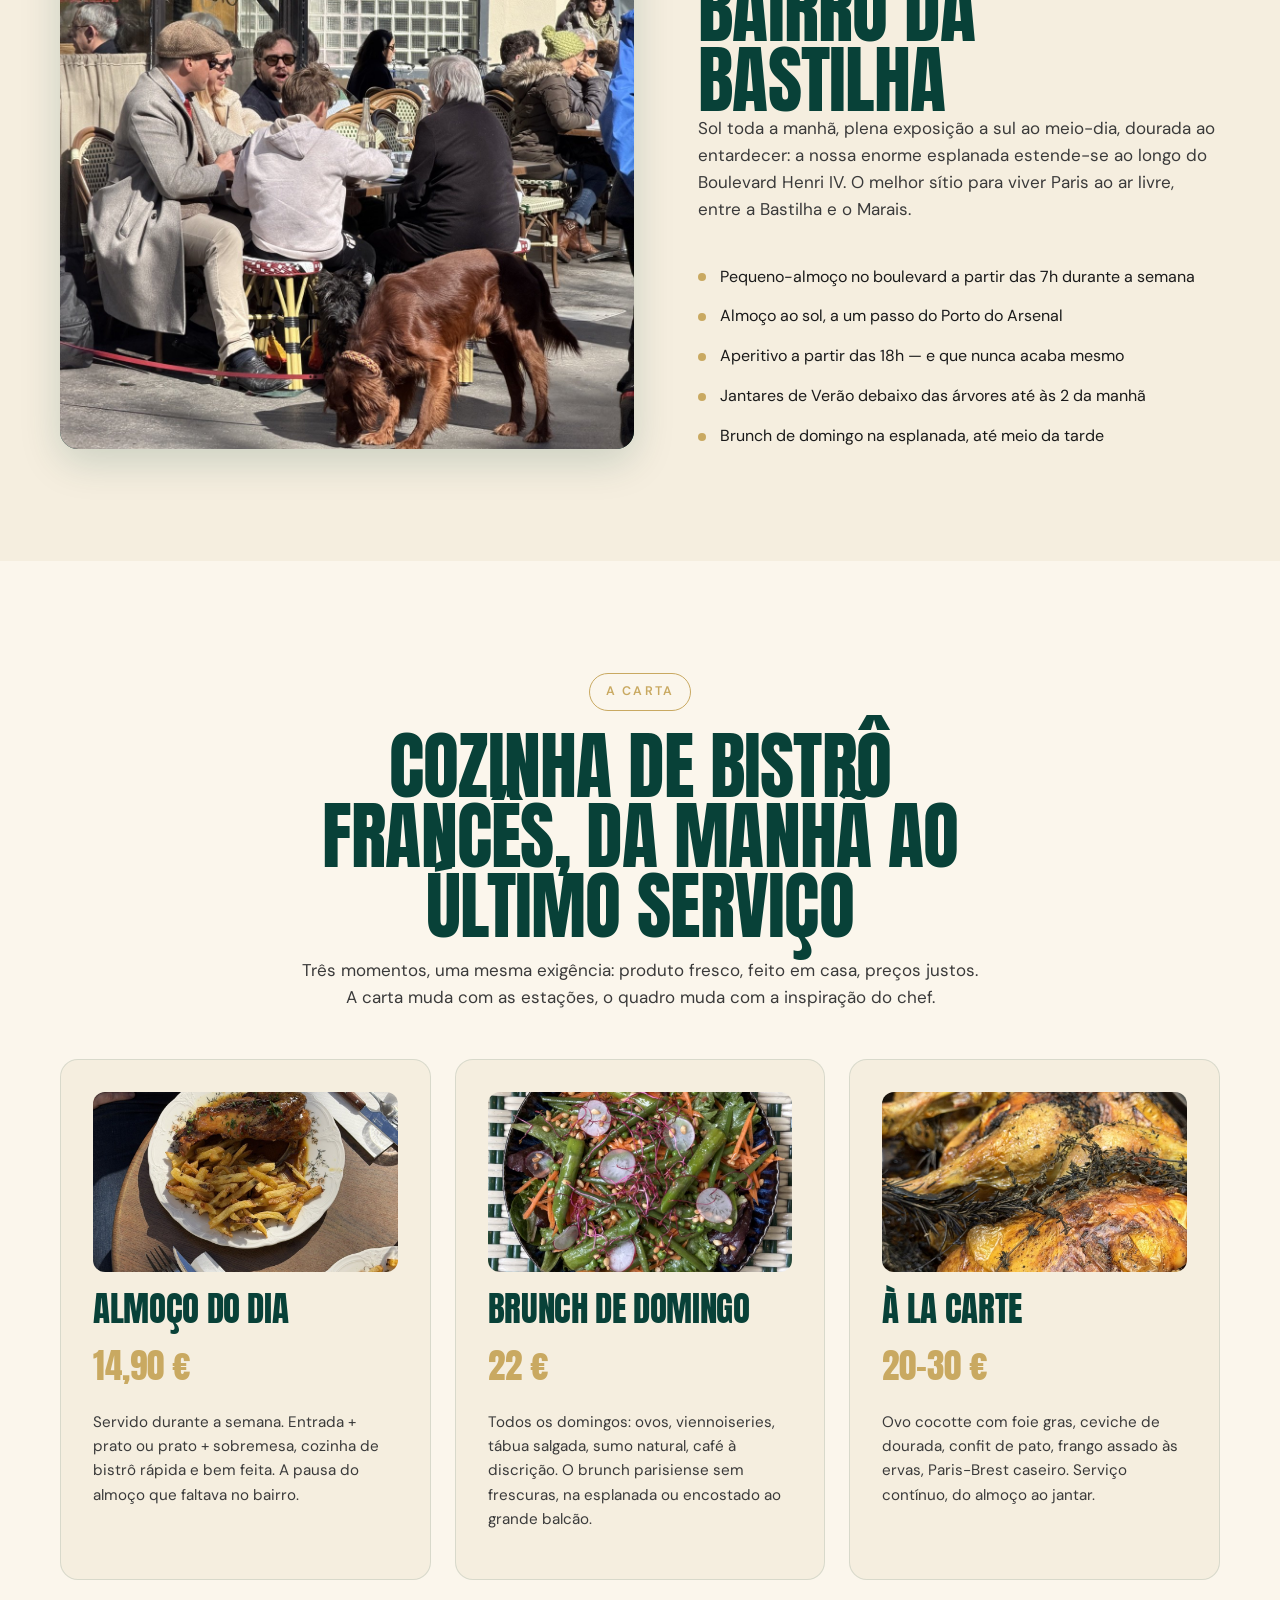
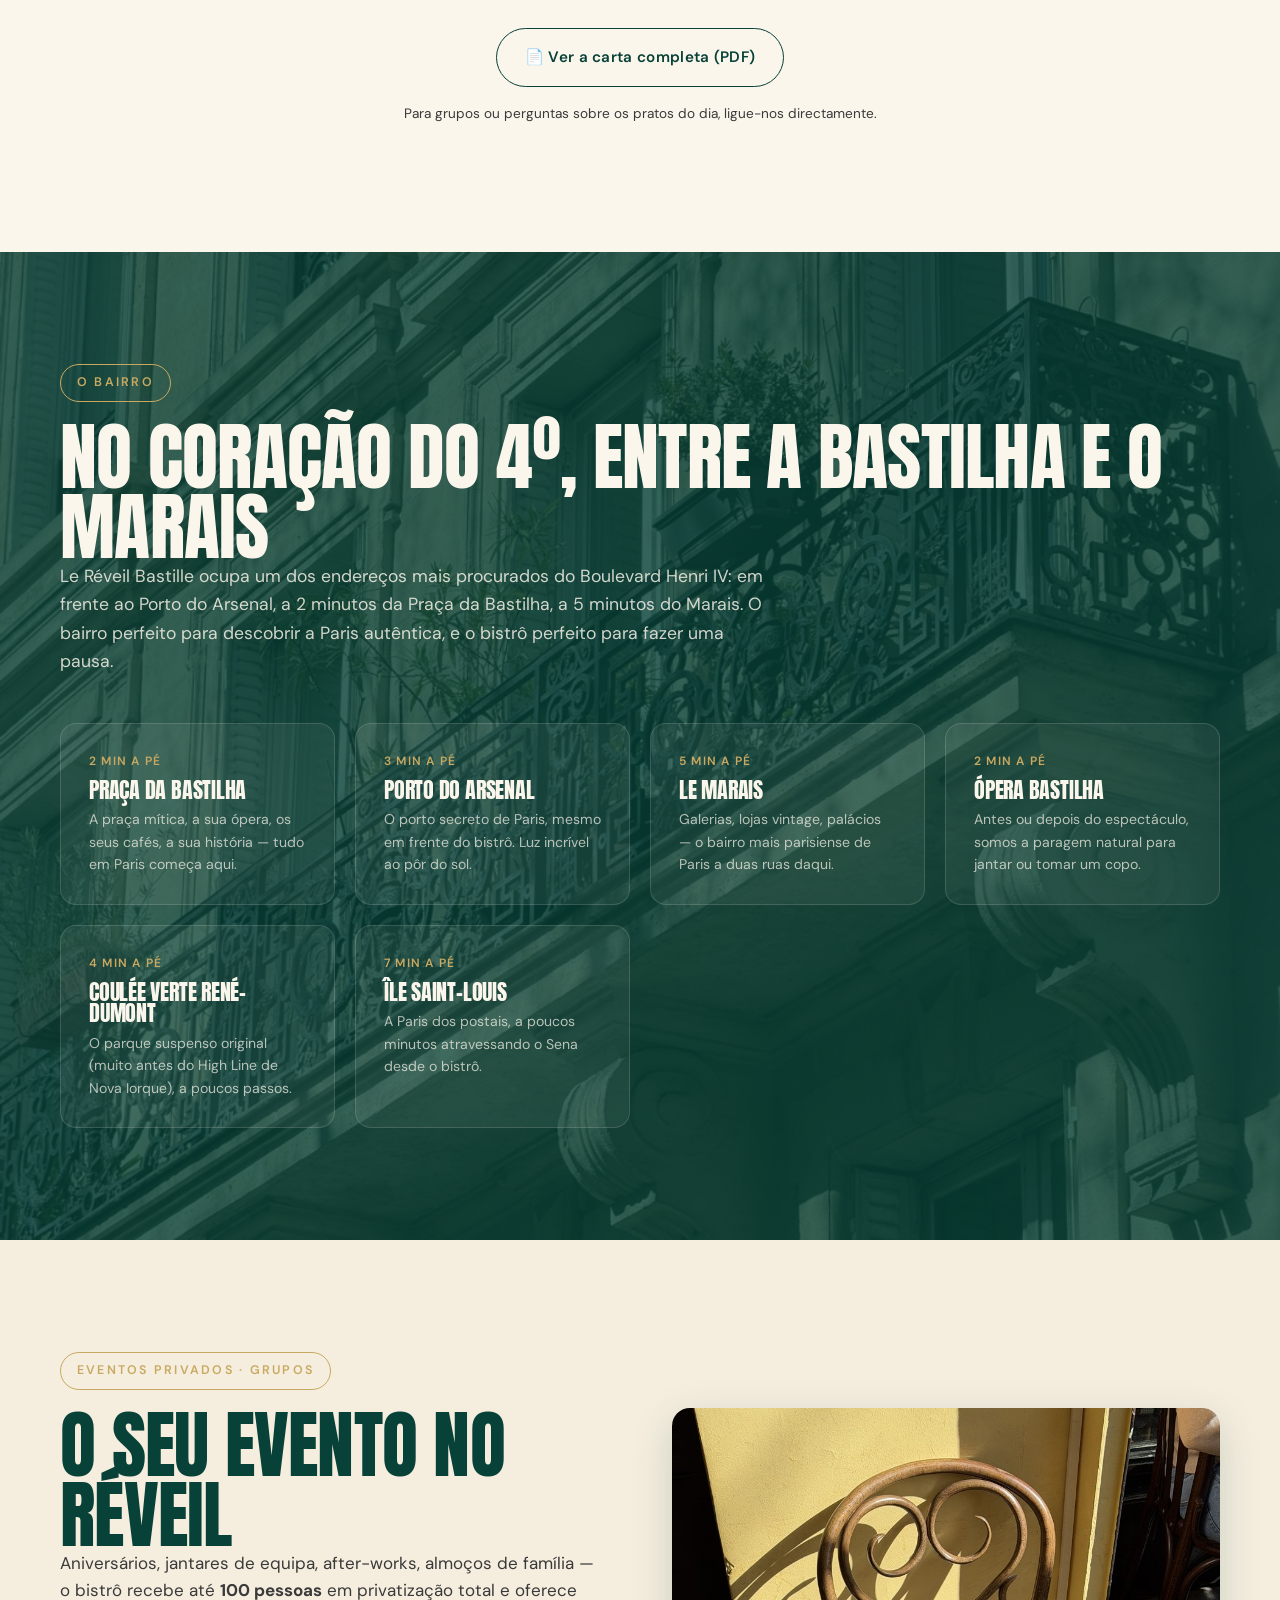
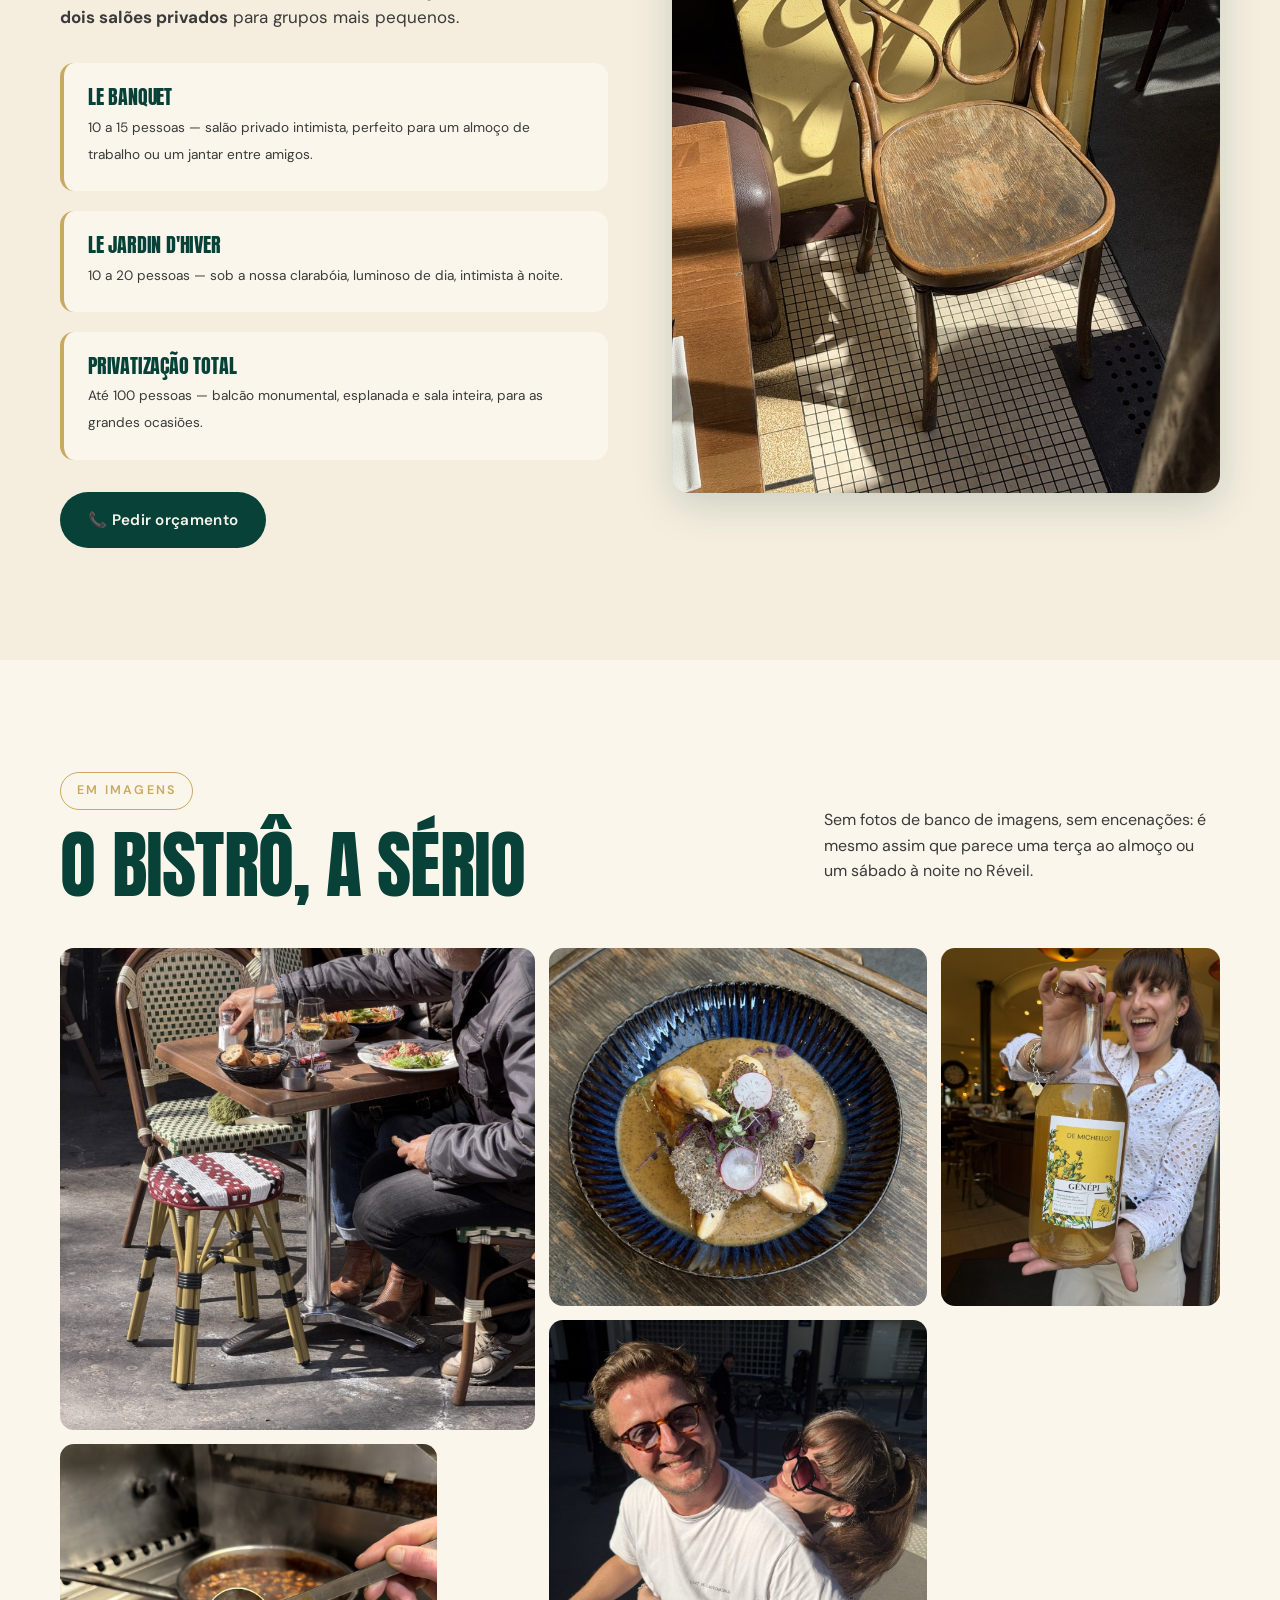
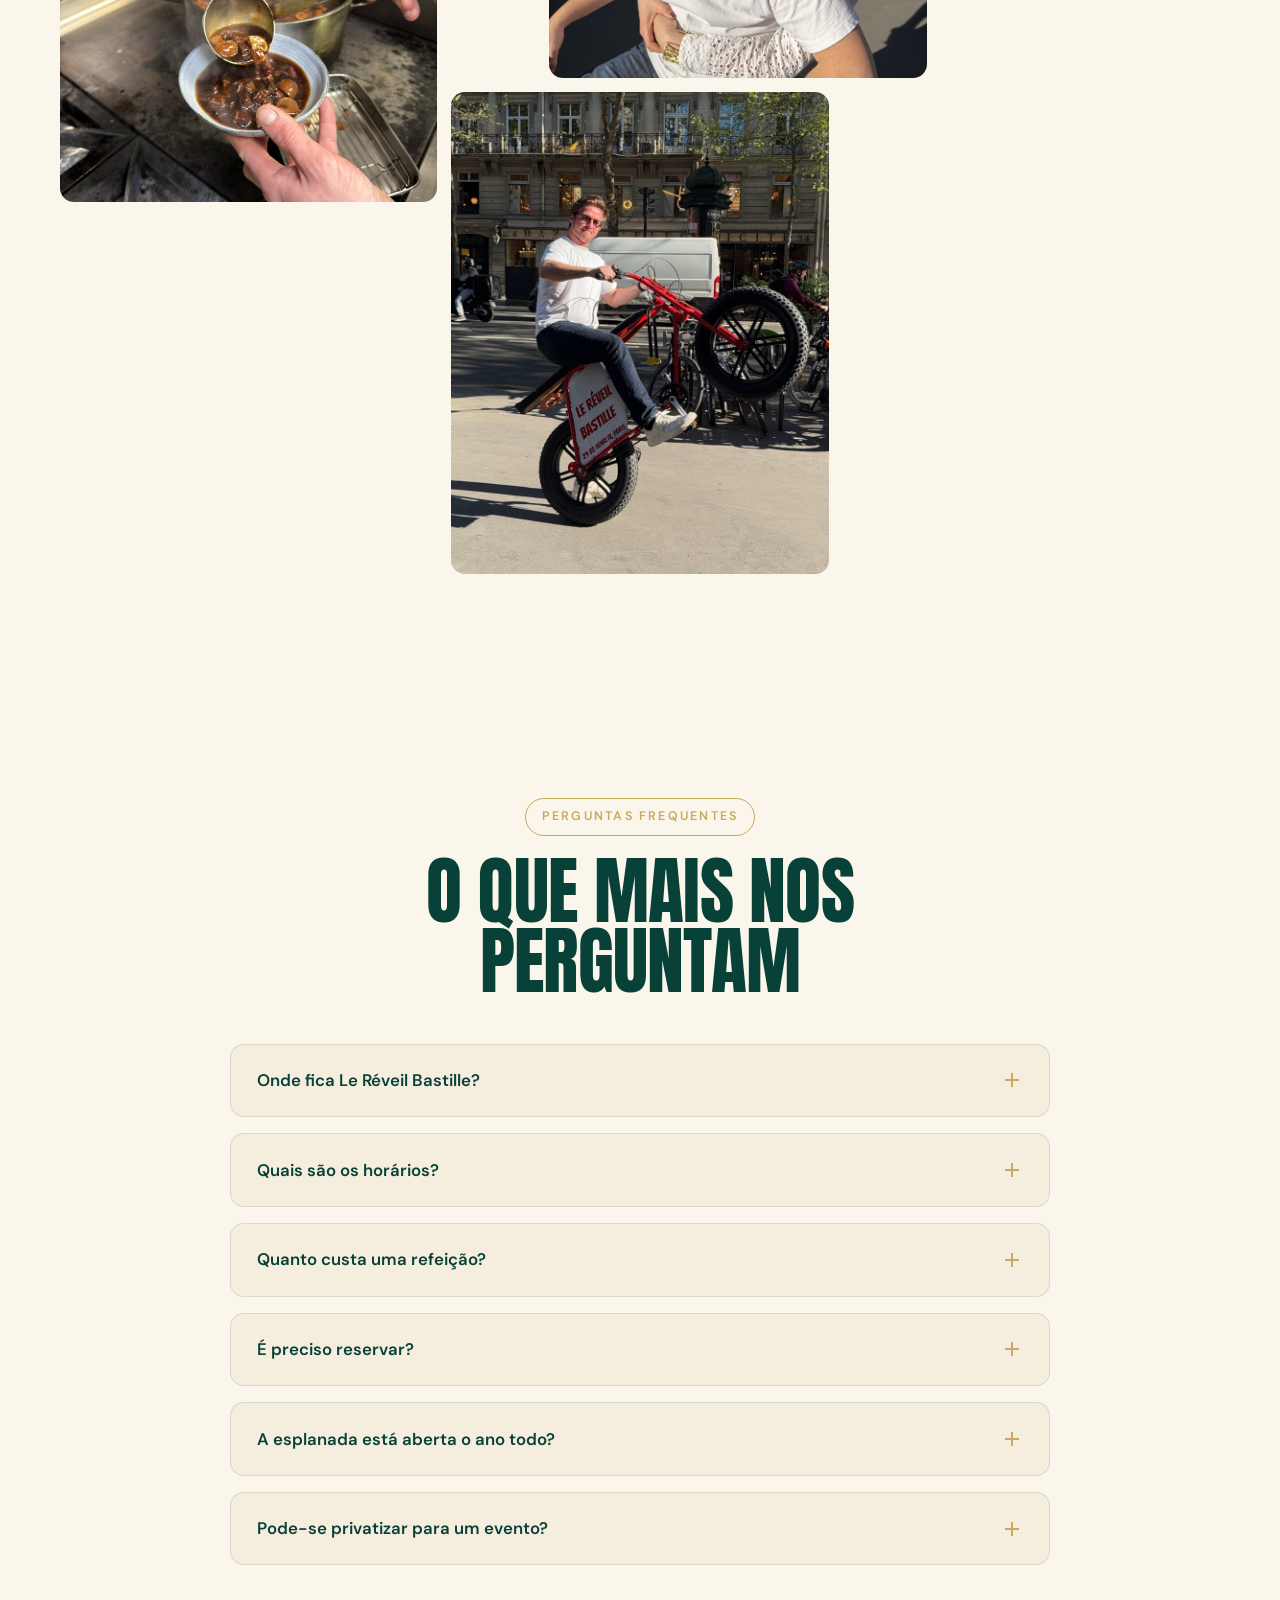
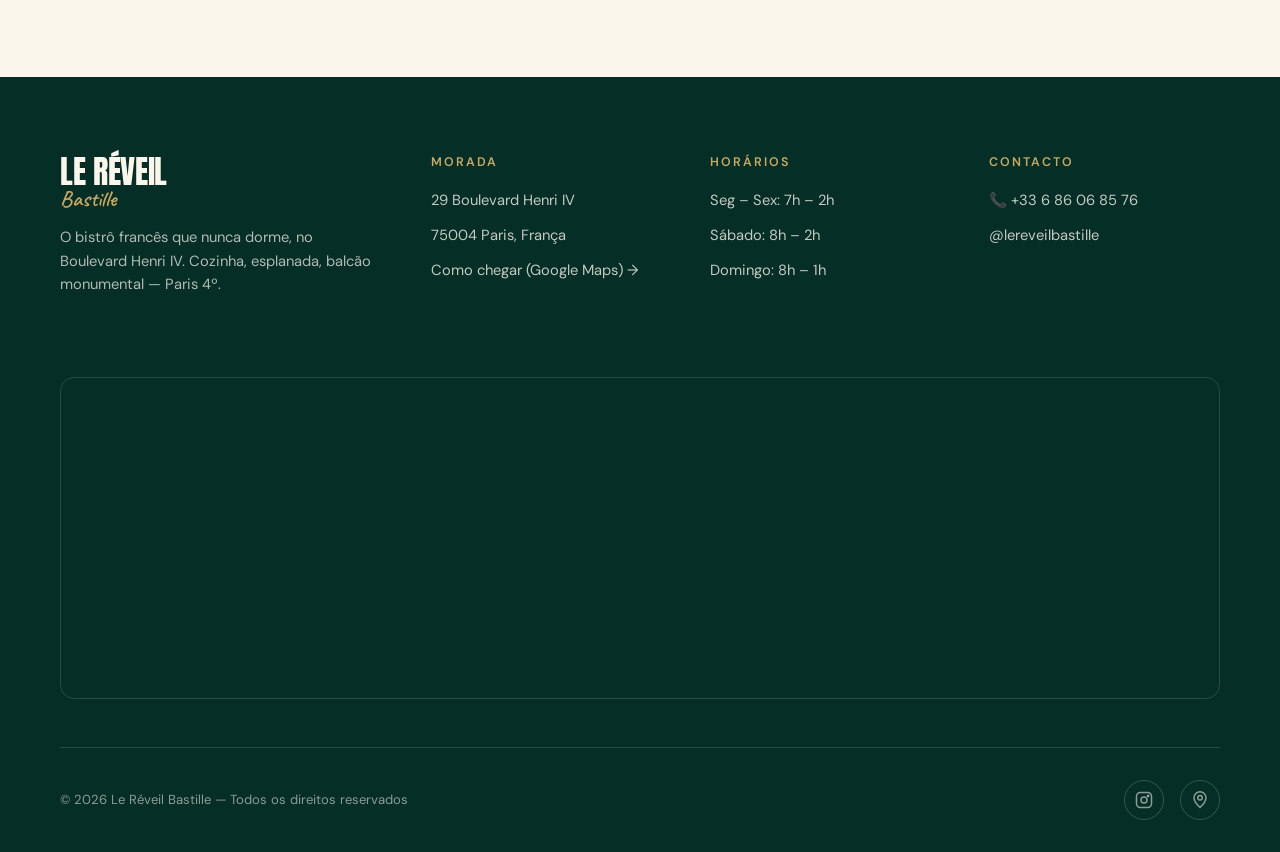
<file: pt/index.html>
<!doctype html>
<html lang="pt">
<head>
  <meta charset="UTF-8" />
  <meta name="viewport" content="width=device-width, initial-scale=1.0" />
  <meta name="theme-color" content="#084138" />

  <title>Le Réveil Bastille — Bistrô francês autêntico perto da Bastilha, Paris 4</title>
  <meta name="description" content="Bistrô parisiense autêntico a dois minutos da Praça da Bastilha. Esplanada gigante ao sol, balcão monumental, cozinha francesa o dia todo. Boulevard Henri IV, 4º bairro de Paris." />
  <meta name="keywords" content="melhor bistrô Bastilha Paris, restaurante perto da Bastilha, bistrô francês Paris 4, restaurante Boulevard Henri IV, brunch esplanada Paris, onde comer Marais" />
  <meta name="robots" content="index, follow, max-image-preview:large" />

  <link rel="canonical" href="https://lereveilbastille.fr/pt/" />

  <link rel="alternate" hreflang="fr" href="https://lereveilbastille.fr/" />
  <link rel="alternate" hreflang="en" href="https://lereveilbastille.fr/en/" />
  <link rel="alternate" hreflang="es" href="https://lereveilbastille.fr/es/" />
  <link rel="alternate" hreflang="pt" href="https://lereveilbastille.fr/pt/" />
  <link rel="alternate" hreflang="zh" href="https://lereveilbastille.fr/zh/" />
  <link rel="alternate" hreflang="x-default" href="https://lereveilbastille.fr/" />

  <meta property="og:type" content="restaurant.restaurant" />
  <meta property="og:locale" content="pt_PT" />
  <meta property="og:locale:alternate" content="pt_BR" />
  <meta property="og:title" content="Le Réveil Bastille — Bistrô francês perto da Bastilha, Paris 4" />
  <meta property="og:description" content="Bistrô parisiense autêntico a dois minutos da Bastilha. Grande esplanada, balcão monumental, cozinha francesa o dia todo." />
  <meta property="og:url" content="https://lereveilbastille.fr/pt/" />
  <meta property="og:image" content="https://lereveilbastille.fr/assets/og-cover.jpg" />
  <meta property="og:site_name" content="Le Réveil Bastille" />

  <meta name="twitter:card" content="summary_large_image" />
  <meta name="twitter:title" content="Le Réveil Bastille — Bistrô francês, Paris 4" />
  <meta name="twitter:description" content="Bistrô parisiense a dois minutos da Bastilha. Grande esplanada, balcão monumental, cozinha francesa o dia todo." />
  <meta name="twitter:image" content="https://lereveilbastille.fr/assets/og-cover.jpg" />

  <link rel="icon" type="image/svg+xml" href="data:image/svg+xml,%3Csvg xmlns='http://www.w3.org/2000/svg' viewBox='0 0 100 100'%3E%3Crect width='100' height='100' fill='%23084138'/%3E%3Ctext x='50' y='68' font-family='Arial Black' font-size='52' fill='%23c9a961' text-anchor='middle'%3ER%3C/text%3E%3C/svg%3E" />

  <link rel="preconnect" href="https://fonts.googleapis.com" />
  <link rel="preconnect" href="https://fonts.gstatic.com" crossorigin />
  <link href="https://fonts.googleapis.com/css2?family=Anton&family=DM+Sans:wght@400;500;600;700&family=Caveat:wght@600;700&display=swap" rel="stylesheet" />

  <link rel="stylesheet" href="../style.css" />

  <script type="application/ld+json">
  {
    "@context": "https://schema.org",
    "@type": "Restaurant",
    "@id": "https://lereveilbastille.fr/#restaurant",
    "name": "Le Réveil Bastille",
    "url": "https://lereveilbastille.fr/pt/",
    "image": ["https://lereveilbastille.fr/assets/og-cover.jpg"],
    "description": "Bistrô parisiense autêntico no Boulevard Henri IV, a dois minutos da Praça da Bastilha. Cozinha francesa, esplanada gigante ao sol, balcão monumental, equipa jovem e apaixonada.",
    "telephone": "+33686068576",
    "priceRange": "€€",
    "servesCuisine": ["French", "Bistrot", "Brunch"],
    "address": {
      "@type": "PostalAddress",
      "streetAddress": "29 Boulevard Henri IV",
      "addressLocality": "Paris",
      "postalCode": "75004",
      "addressRegion": "Île-de-France",
      "addressCountry": "FR"
    },
    "geo": { "@type": "GeoCoordinates", "latitude": 48.852116, "longitude": 2.3650567 },
    "openingHoursSpecification": [
      { "@type": "OpeningHoursSpecification", "dayOfWeek": ["Monday","Tuesday","Wednesday","Thursday","Friday"], "opens": "07:00", "closes": "02:00" },
      { "@type": "OpeningHoursSpecification", "dayOfWeek": "Saturday", "opens": "08:00", "closes": "02:00" },
      { "@type": "OpeningHoursSpecification", "dayOfWeek": "Sunday", "opens": "08:00", "closes": "01:00" }
    ],
    "hasMap": "https://www.google.com/maps/place/Le+Reveil+Bastille/@48.8521195,2.3624818,17z",
    "acceptsReservations": "False",
    "sameAs": ["https://www.instagram.com/lereveilbastille/"]
  }
  </script>

  <script type="application/ld+json">
  {
    "@context": "https://schema.org",
    "@type": "FAQPage",
    "mainEntity": [
      { "@type": "Question", "name": "Onde fica Le Réveil Bastille?", "acceptedAnswer": { "@type": "Answer", "text": "Le Réveil Bastille fica no 29 Boulevard Henri IV, no 4º bairro de Paris, a dois minutos a pé da Praça da Bastilha e ao lado do Marais e do Porto do Arsenal." } },
      { "@type": "Question", "name": "Quais são os horários de funcionamento?", "acceptedAnswer": { "@type": "Answer", "text": "Aberto de segunda a sexta das 7h às 2h, sábado das 8h às 2h e domingo das 8h à 1h. Serviço contínuo o dia todo." } },
      { "@type": "Question", "name": "Quanto custa uma refeição?", "acceptedAnswer": { "@type": "Answer", "text": "Em média de 20 a 30 € por pessoa. Menu de almoço a 14,90 € durante a semana e brunch de domingo a 22 €." } },
      { "@type": "Question", "name": "O bistrô tem esplanada?", "acceptedAnswer": { "@type": "Answer", "text": "Sim, uma das maiores esplanadas do bairro da Bastilha, no Boulevard Henri IV, aberta o ano todo, ensolarada da manhã à noite." } },
      { "@type": "Question", "name": "É preciso reservar?", "acceptedAnswer": { "@type": "Answer", "text": "Não há reserva online. Pode vir directamente ou ligar para +33 6 86 06 85 76 para grupos e eventos privados." } },
      { "@type": "Question", "name": "É possível privatizar o bistrô?", "acceptedAnswer": { "@type": "Answer", "text": "Sim, dois salões privados (Le Banquet, 10–15 pessoas, e Le Jardin d'Hiver, 10–20 pessoas) e privatização total até 100 pessoas." } }
    ]
  }
  </script>
</head>

<body>

  <div class="scroll-progress" aria-hidden="true"></div>

  <header class="nav" role="banner">
    <div class="container nav-inner">
      <a href="#top" class="nav-logo" aria-label="Le Réveil Bastille — início">
        Le Réveil <span class="accent">Bastille</span>
      </a>

      <nav class="nav-menu" role="navigation" aria-label="Menu principal">
        <a href="#bistrot">O Bistrô</a>
        <a href="#terrasse">Esplanada</a>
        <a href="#carte">A Carta</a>
        <a href="#quartier">O Bairro</a>
        <a href="#privatisation">Eventos</a>
      </nav>

      <div class="nav-actions">
        <div class="lang-switcher" role="group" aria-label="Escolher idioma">
          <button class="lang-current" aria-haspopup="true" aria-expanded="false">
            <span class="lang-flag">🇵🇹</span> PT <span class="chevron"></span>
          </button>
          <div class="lang-dropdown" role="menu">
            <a href="/" role="menuitem"><span class="lang-flag">🇫🇷</span> Français</a>
            <a href="/en/" role="menuitem"><span class="lang-flag">🇬🇧</span> English</a>
            <a href="/es/" role="menuitem"><span class="lang-flag">🇪🇸</span> Español</a>
            <a href="/pt/" class="active" role="menuitem"><span class="lang-flag">🇵🇹</span> Português</a>
            <a href="/zh/" role="menuitem"><span class="lang-flag">🇨🇳</span> 中文</a>
          </div>
        </div>

        <a href="tel:+33686068576" class="btn btn-primary">📞 +33 6 86 06 85 76</a>

        <button class="nav-burger" aria-label="Abrir menu" aria-expanded="false">
          <span></span><span></span><span></span>
        </button>
      </div>
    </div>
  </header>

  <main id="top">

    <section class="hero" aria-label="Bem-vindos a Le Réveil Bastille">
      <div class="hero-bg" aria-hidden="true">
        <img src="../assets/hero-facade.jpg" alt="" loading="eager" fetchpriority="high" />
      </div>
      <div class="container hero-inner">
        <span class="hero-tag">★ Bistrô francês — Paris 4º</span>
        <h1>
          <span class="script-accent">aqui, vem-se</span>
          comer bem, sem frescuras
        </h1>
        <p class="hero-sub">
          Bistrô parisiense a sério no 4º bairro, esplanada gigante no Boulevard Henri IV,
          equipa jovem que se diverte. Mandamos os clássicos franceses do café da manhã ao
          último copo — comida boa, bem feita, sem fingimentos. A dois passos da Bastilha.
        </p>
        <div class="hero-cta">
          <a href="tel:+33686068576" class="btn btn-brass">📞 Ligar para o bistrô</a>
          <a href="#bistrot" class="btn btn-outline" style="color:#fbf6ec; border-color:#fbf6ec;">Descobrir</a>
        </div>
        <div class="hero-meta">
          <div>📍 <strong>29 Bd Henri IV</strong> — Paris 4º</div>
          <div>🕖 <strong>Seg–Sex</strong> 7h–2h · <strong>Sáb</strong> 8h–2h · <strong>Dom</strong> 8h–1h</div>
          <div>💶 <strong>20–30 €</strong> por pessoa</div>
        </div>
      </div>
      <div class="scroll-cue" aria-hidden="true">Scroll</div>
    </section>

    <section class="bistrot" id="bistrot">
      <div class="container">
        <div class="split">
          <div class="split-text reveal-left">
            <span class="section-tag">O Bistrô</span>
            <h2>Um bistrô parisiense vivo, no coração do 4º bairro</h2>
            <p class="lead">
              Le Réveil Bastille é o bistrô parisiense na sua versão mais verdadeira: mesas que
              enchem ao amanhecer, uma equipa jovem que conhece os clientes habituais pelo nome,
              cozinha francesa servida sem parar do início ao fim do dia.
            </p>
            <p>
              Vem-se cá para um café no Boulevard Henri IV — e fica-se para almoçar.
              Vem-se para um copo de vinho na esplanada — e fica-se para o jantar.
              A carta é honesta: ovo cocotte com foie gras, hambúrguer de salmão fumado,
              confit de pato, Paris-Brest caseiro. Cozinha à séria, preços justos.
            </p>
            <p>
              A equipa é jovem, o ambiente está sempre vivo, a cozinha nunca fecha.
              Entre a Bastilha e o Marais, é o sítio onde se volta sempre.
            </p>
          </div>
          <div class="split-image img-reveal">
            <img src="../assets/bistrot-banquette.jpg" alt="Banco vermelho e cadeiras Thonet no interior de Le Réveil Bastille" loading="lazy" />
            <span class="badge">★ 9,4/10 · 685 avaliações</span>
          </div>
        </div>

        <div class="signature-bar fade-in">
          <span class="script">a nossa peça-chave</span>
          <h2>Um balcão monumental que atravessa toda a sala</h2>
          <p>
            É a primeira coisa que se vê ao entrar: um balcão imenso, esculpido como uma obra de arte,
            que vai de uma ponta à outra do estabelecimento. Uma peça artesanal — coisa rara nos
            bistrôs parisienses — pensada para juntar as pessoas, para que as conversas nasçam à
            volta de um copo de vinho natural ou de um café preto. É o coração vivo de Le Réveil.
            Vale a pena entrar só para o ver.
          </p>
          <div style="margin-top:2rem;">
            <a href="tel:+33686068576" class="btn btn-brass">Reservar lugar ao balcão</a>
          </div>
        </div>
      </div>
    </section>

    <div class="marquee" aria-hidden="true">
      <div class="marquee-track">
        <span>bistrô a sério</span>
        <span>esplanada gigante</span>
        <span>equipa jovem</span>
        <span>balcão monumental</span>
        <span>serviço contínuo</span>
        <span>brunch ao domingo</span>
        <span>bistrô a sério</span>
        <span>esplanada gigante</span>
        <span>equipa jovem</span>
        <span>balcão monumental</span>
        <span>serviço contínuo</span>
        <span>brunch ao domingo</span>
      </div>
    </div>

    <section class="terrasse" id="terrasse">
      <div class="container">
        <div class="terrasse-grid fade-in">
          <div class="terrasse-image img-reveal" role="img" aria-label="Esplanada animada de Le Réveil Bastille no Boulevard Henri IV">
            <img src="../assets/terrasse-vie.jpg" alt="Esplanada cheia de gente em Le Réveil Bastille numa tarde de sol" loading="lazy" />
            <span class="badge-script">a maior</span>
          </div>
          <div class="terrasse-text">
            <span class="section-tag">A Esplanada</span>
            <h2>Uma das maiores esplanadas do bairro da Bastilha</h2>
            <p class="lead">
              Sol toda a manhã, plena exposição a sul ao meio-dia, dourada ao entardecer:
              a nossa enorme esplanada estende-se ao longo do Boulevard Henri IV. O melhor sítio
              para viver Paris ao ar livre, entre a Bastilha e o Marais.
            </p>
            <ul class="terrasse-list">
              <li>Pequeno-almoço no boulevard a partir das 7h durante a semana</li>
              <li>Almoço ao sol, a um passo do Porto do Arsenal</li>
              <li>Aperitivo a partir das 18h — e que nunca acaba mesmo</li>
              <li>Jantares de Verão debaixo das árvores até às 2 da manhã</li>
              <li>Brunch de domingo na esplanada, até meio da tarde</li>
            </ul>
          </div>
        </div>
      </div>
    </section>

    <section class="carte" id="carte">
      <div class="container">
        <div style="text-align:center; max-width:680px; margin:0 auto;" class="fade-in">
          <span class="section-tag">A Carta</span>
          <h2>Cozinha de bistrô francês, da manhã ao último serviço</h2>
          <p style="margin-top:1rem;">
            Três momentos, uma mesma exigência: produto fresco, feito em casa, preços justos.
            A carta muda com as estações, o quadro muda com a inspiração do chef.
          </p>
        </div>

        <div class="carte-grid stagger">
          <div class="carte-card">
            <div class="carte-visual"><img src="../assets/plat-canard-frites.jpg" alt="Confit de pato com batatas fritas caseiras" loading="lazy" /></div>
            <h3>Almoço do dia</h3>
            <span class="price">14,90 €</span>
            <p>
              Servido durante a semana. Entrada + prato ou prato + sobremesa, cozinha de bistrô
              rápida e bem feita. A pausa do almoço que faltava no bairro.
            </p>
          </div>
          <div class="carte-card">
            <div class="carte-visual"><img src="../assets/plat-salade.jpg" alt="Salada fresca do brunch de domingo" loading="lazy" /></div>
            <h3>Brunch de domingo</h3>
            <span class="price">22 €</span>
            <p>
              Todos os domingos: ovos, viennoiseries, tábua salgada, sumo natural, café à discrição.
              O brunch parisiense sem frescuras, na esplanada ou encostado ao grande balcão.
            </p>
          </div>
          <div class="carte-card">
            <div class="carte-visual"><img src="../assets/plat-poulets-rotis.jpg" alt="Frangos assados no espeto com ervas" loading="lazy" /></div>
            <h3>À la carte</h3>
            <span class="price">20–30 €</span>
            <p>
              Ovo cocotte com foie gras, ceviche de dourada, confit de pato, frango assado às ervas,
              Paris-Brest caseiro. Serviço contínuo, do almoço ao jantar.
            </p>
          </div>
        </div>

        <div class="carte-cta fade-in">
          <a href="#" class="btn btn-outline" data-tofill="carte-pdf" aria-label="Descarregar a carta completa em PDF">
            📄 Ver a carta completa (PDF)
          </a>
          <p style="font-size:0.85rem; color:var(--ink-soft); margin-top:1rem;">
            Para grupos ou perguntas sobre os pratos do dia, ligue-nos directamente.
          </p>
        </div>
      </div>
    </section>

    <section class="quartier" id="quartier" style="--quartier-bg: url('../assets/quartier-facade1.jpg');">
      <div class="container">
        <div class="fade-in">
          <span class="section-tag">O Bairro</span>
          <h2>No coração do 4º, entre a Bastilha e o Marais</h2>
          <p class="quartier-intro">
            Le Réveil Bastille ocupa um dos endereços mais procurados do Boulevard Henri IV:
            em frente ao Porto do Arsenal, a 2 minutos da Praça da Bastilha, a 5 minutos do Marais.
            O bairro perfeito para descobrir a Paris autêntica, e o bistrô perfeito para fazer
            uma pausa.
          </p>
        </div>

        <div class="places stagger">
          <div class="place">
            <span class="distance">2 min a pé</span>
            <h4>Praça da Bastilha</h4>
            <p>A praça mítica, a sua ópera, os seus cafés, a sua história — tudo em Paris começa aqui.</p>
          </div>
          <div class="place">
            <span class="distance">3 min a pé</span>
            <h4>Porto do Arsenal</h4>
            <p>O porto secreto de Paris, mesmo em frente do bistrô. Luz incrível ao pôr do sol.</p>
          </div>
          <div class="place">
            <span class="distance">5 min a pé</span>
            <h4>Le Marais</h4>
            <p>Galerias, lojas vintage, palácios — o bairro mais parisiense de Paris a duas ruas daqui.</p>
          </div>
          <div class="place">
            <span class="distance">2 min a pé</span>
            <h4>Ópera Bastilha</h4>
            <p>Antes ou depois do espectáculo, somos a paragem natural para jantar ou tomar um copo.</p>
          </div>
          <div class="place">
            <span class="distance">4 min a pé</span>
            <h4>Coulée Verte René-Dumont</h4>
            <p>O parque suspenso original (muito antes do High Line de Nova Iorque), a poucos passos.</p>
          </div>
          <div class="place">
            <span class="distance">7 min a pé</span>
            <h4>Île Saint-Louis</h4>
            <p>A Paris dos postais, a poucos minutos atravessando o Sena desde o bistrô.</p>
          </div>
        </div>
      </div>
    </section>

    <section class="privatisation" id="privatisation">
      <div class="container">
        <div class="priv-grid fade-in">
          <div>
            <span class="section-tag">Eventos privados · Grupos</span>
            <h2>O seu evento no Réveil</h2>
            <p class="lead">
              Aniversários, jantares de equipa, after-works, almoços de família — o bistrô recebe
              até <strong>100 pessoas</strong> em privatização total e oferece
              <strong>dois salões privados</strong> para grupos mais pequenos.
            </p>

            <div class="priv-rooms">
              <div class="priv-room">
                <h4>Le Banquet</h4>
                <span>10 a 15 pessoas — salão privado intimista, perfeito para um almoço de trabalho ou um jantar entre amigos.</span>
              </div>
              <div class="priv-room">
                <h4>Le Jardin d'Hiver</h4>
                <span>10 a 20 pessoas — sob a nossa clarabóia, luminoso de dia, intimista à noite.</span>
              </div>
              <div class="priv-room">
                <h4>Privatização total</h4>
                <span>Até 100 pessoas — balcão monumental, esplanada e sala inteira, para as grandes ocasiões.</span>
              </div>
            </div>

            <div style="margin-top:2rem;">
              <a href="tel:+33686068576" class="btn btn-primary">📞 Pedir orçamento</a>
            </div>
          </div>

          <div class="priv-image img-reveal">
            <img src="../assets/bistrot-thonet.jpg" alt="Salão privatizável de Le Réveil Bastille com cadeiras Thonet" loading="lazy" />
          </div>
        </div>
      </div>
    </section>

    <section class="gallery" id="galeria" aria-label="Le Réveil Bastille em imagens">
      <div class="container">
        <div class="gallery-header fade-in">
          <div>
            <span class="section-tag">Em imagens</span>
            <h2>O bistrô, a sério</h2>
          </div>
          <p>Sem fotos de banco de imagens, sem encenações: é mesmo assim que parece uma terça ao almoço ou um sábado à noite no Réveil.</p>
        </div>
        <div class="gallery-grid stagger">
          <figure><img src="../assets/terrasse-apero.jpg" alt="Aperitivo na esplanada" loading="lazy" /><figcaption>o aperitivo eterno</figcaption></figure>
          <figure><img src="../assets/plat-assiette-fine.jpg" alt="Prato em louça de cerâmica" loading="lazy" /><figcaption>feito em casa</figcaption></figure>
          <figure><img src="../assets/equipe-patronne.jpg" alt="A patroa com uma garrafa de Genepi" loading="lazy" /><figcaption>a patroa</figcaption></figure>
          <figure><img src="../assets/clients-couple.jpg" alt="Casal a sorrir sentado na esplanada" loading="lazy" /><figcaption>os habituais</figcaption></figure>
          <figure><img src="../assets/cuisine-service.jpg" alt="Cozinha em pleno serviço" loading="lazy" /><figcaption>em pleno serviço</figcaption></figure>
          <figure><img src="../assets/bmx-rouge.jpg" alt="BMX vermelha em frente ao letreiro Le Réveil Bastille" loading="lazy" /><figcaption>espírito Bastilha</figcaption></figure>
        </div>
      </div>
    </section>

    <section class="faq" id="faq">
      <div class="container">
        <div style="text-align:center; max-width:640px; margin:0 auto;" class="fade-in">
          <span class="section-tag">Perguntas frequentes</span>
          <h2>O que mais nos perguntam</h2>
        </div>

        <div class="faq-list fade-in">
          <div class="faq-item">
            <button class="faq-q" aria-expanded="false">
              Onde fica Le Réveil Bastille? <span class="plus" aria-hidden="true"></span>
            </button>
            <div class="faq-a">
              <p>No 29 Boulevard Henri IV, no 4º bairro de Paris. A 2 minutos a pé da Praça da
              Bastilha, ao lado do Marais e do Porto do Arsenal. Metro mais próximo:
              Sully – Morland (linha 7) ou Bastille (linhas 1, 5, 8).</p>
            </div>
          </div>

          <div class="faq-item">
            <button class="faq-q" aria-expanded="false">
              Quais são os horários? <span class="plus" aria-hidden="true"></span>
            </button>
            <div class="faq-a">
              <p>De segunda a sexta: 7h – 2h. Sábado: 8h – 2h. Domingo: 8h – 1h.
              Serviço contínuo o dia todo — pode vir a qualquer hora.</p>
            </div>
          </div>

          <div class="faq-item">
            <button class="faq-q" aria-expanded="false">
              Quanto custa uma refeição? <span class="plus" aria-hidden="true"></span>
            </button>
            <div class="faq-a">
              <p>Entre 20 e 30 € por pessoa à la carte. Almoço durante a semana a 14,90 €,
              brunch de domingo a 22 €.</p>
            </div>
          </div>

          <div class="faq-item">
            <button class="faq-q" aria-expanded="false">
              É preciso reservar? <span class="plus" aria-hidden="true"></span>
            </button>
            <div class="faq-a">
              <p>Não há reserva online — somos um bistrô a sério, basta vir directamente.
              Para grupos, aniversários ou eventos privados, um único número:
              +33 6 86 06 85 76.</p>
            </div>
          </div>

          <div class="faq-item">
            <button class="faq-q" aria-expanded="false">
              A esplanada está aberta o ano todo? <span class="plus" aria-hidden="true"></span>
            </button>
            <div class="faq-a">
              <p>Sim — a esplanada do Boulevard Henri IV está aberta o ano todo, aquecida no
              inverno, cheia logo nos primeiros raios de sol. Uma das maiores do bairro.</p>
            </div>
          </div>

          <div class="faq-item">
            <button class="faq-q" aria-expanded="false">
              Pode-se privatizar para um evento? <span class="plus" aria-hidden="true"></span>
            </button>
            <div class="faq-a">
              <p>Sim — Le Banquet (10 a 15 pessoas), Le Jardin d'Hiver (10 a 20 pessoas),
              ou privatização total até 100 pessoas. Ligue para +33 6 86 06 85 76 para um
              orçamento à medida.</p>
            </div>
          </div>
        </div>
      </div>
    </section>

  </main>

  <footer class="footer" role="contentinfo">
    <div class="container">

      <div class="footer-grid">
        <div class="footer-brand">
          <h3>Le Réveil <span class="script">Bastille</span></h3>
          <p>O bistrô francês que nunca dorme, no Boulevard Henri IV. Cozinha, esplanada, balcão monumental — Paris 4º.</p>
        </div>

        <div class="footer-col">
          <h4>Morada</h4>
          <ul>
            <li>29 Boulevard Henri IV</li>
            <li>75004 Paris, França</li>
            <li><a href="https://www.google.com/maps/place/Le+Reveil+Bastille/@48.8521195,2.3624818,17z" target="_blank" rel="noopener">Como chegar (Google Maps) →</a></li>
          </ul>
        </div>

        <div class="footer-col">
          <h4>Horários</h4>
          <ul>
            <li>Seg – Sex: 7h – 2h</li>
            <li>Sábado: 8h – 2h</li>
            <li>Domingo: 8h – 1h</li>
          </ul>
        </div>

        <div class="footer-col">
          <h4>Contacto</h4>
          <ul>
            <li><a href="tel:+33686068576">📞 +33 6 86 06 85 76</a></li>
            <li><a href="https://www.instagram.com/lereveilbastille/" target="_blank" rel="noopener">@lereveilbastille</a></li>
          </ul>
        </div>
      </div>

      <div class="footer-map">
        <iframe
          src="https://maps.google.com/maps?q=Le+Reveil+Bastille,+29+Boulevard+Henri+IV,+75004+Paris&hl=pt&z=17&output=embed"
          loading="lazy"
          allowfullscreen=""
          referrerpolicy="no-referrer-when-downgrade"
          title="Le Réveil Bastille no Google Maps"></iframe>
      </div>

      <div class="footer-bottom">
        <div>© <span data-year>2026</span> Le Réveil Bastille — Todos os direitos reservados</div>
        <div class="socials">
          <a href="https://www.instagram.com/lereveilbastille/" target="_blank" rel="noopener" aria-label="Instagram">
            <svg viewBox="0 0 24 24" fill="none" stroke="currentColor" stroke-width="2"><rect x="2" y="2" width="20" height="20" rx="5"/><circle cx="12" cy="12" r="4"/><circle cx="17.5" cy="6.5" r="0.8" fill="currentColor"/></svg>
          </a>
          <a href="https://www.google.com/maps/place/Le+Reveil+Bastille/" target="_blank" rel="noopener" aria-label="Google Maps">
            <svg viewBox="0 0 24 24" fill="none" stroke="currentColor" stroke-width="2"><path d="M12 22s8-7.5 8-13a8 8 0 1 0-16 0c0 5.5 8 13 8 13z"/><circle cx="12" cy="9" r="3"/></svg>
          </a>
        </div>
      </div>

    </div>
  </footer>

  <a href="tel:+33686068576" class="float-call" aria-label="Ligar para Le Réveil Bastille">
    <svg viewBox="0 0 24 24" fill="none" stroke="currentColor" stroke-width="2.2"><path d="M22 16.92v3a2 2 0 0 1-2.18 2 19.79 19.79 0 0 1-8.63-3.07 19.5 19.5 0 0 1-6-6 19.79 19.79 0 0 1-3.07-8.67A2 2 0 0 1 4.11 2h3a2 2 0 0 1 2 1.72 12.84 12.84 0 0 0 .7 2.81 2 2 0 0 1-.45 2.11L8.09 9.91a16 16 0 0 0 6 6l1.27-1.27a2 2 0 0 1 2.11-.45 12.84 12.84 0 0 0 2.81.7A2 2 0 0 1 22 16.92z"/></svg>
  </a>

  <script src="../main.js" defer></script>
</body>
</html>
</file>
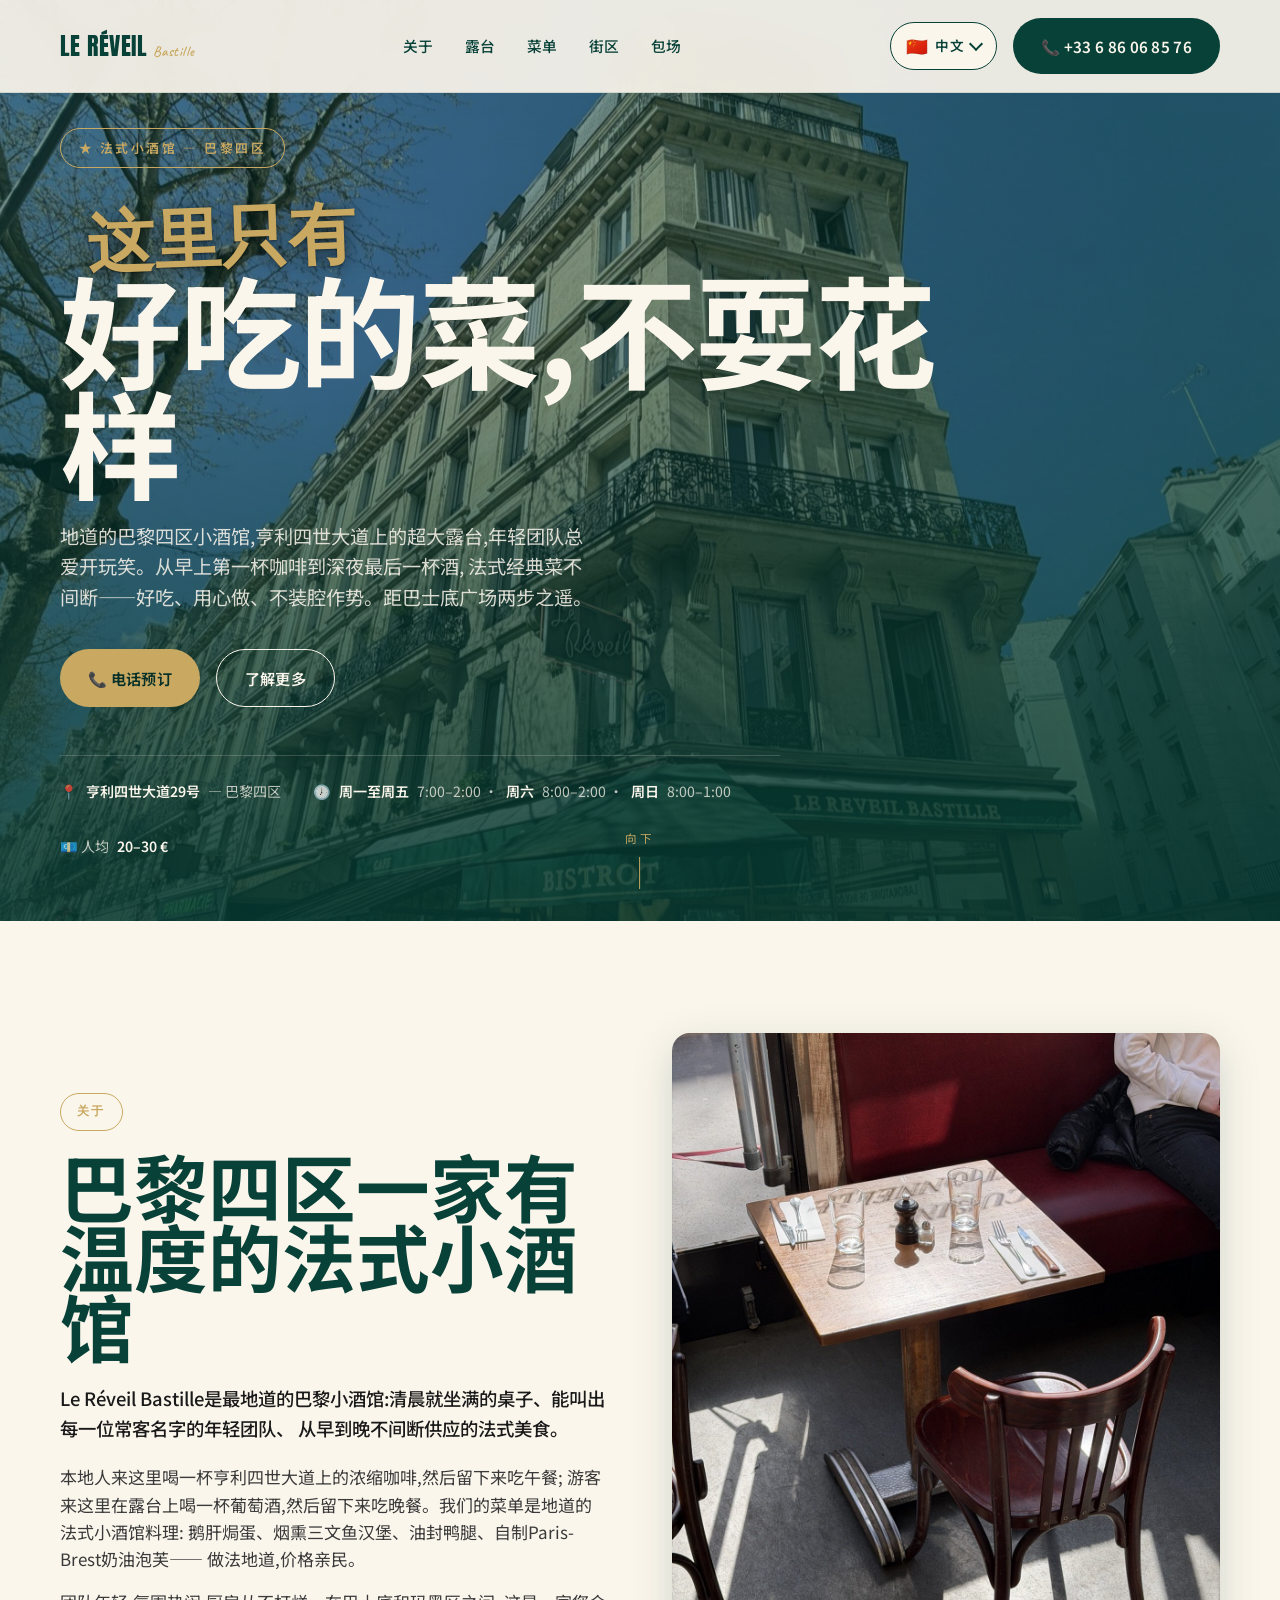
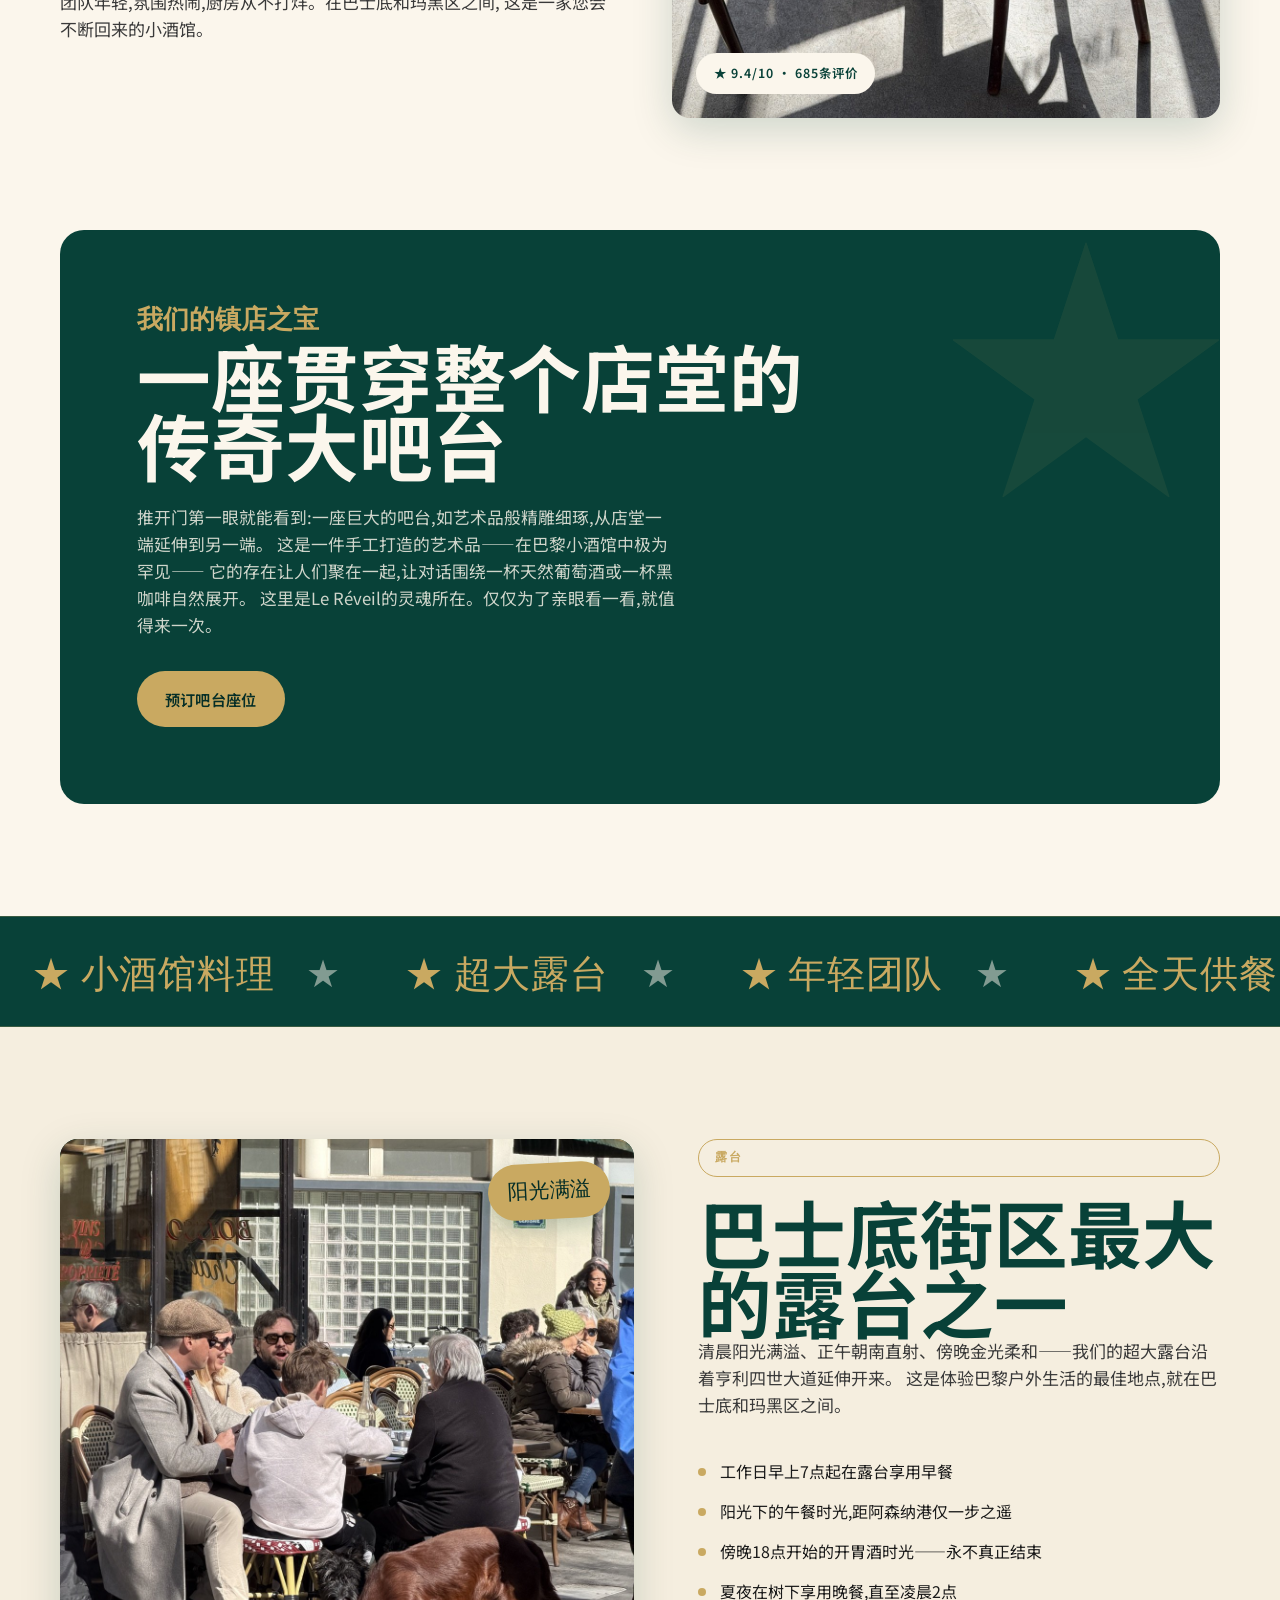
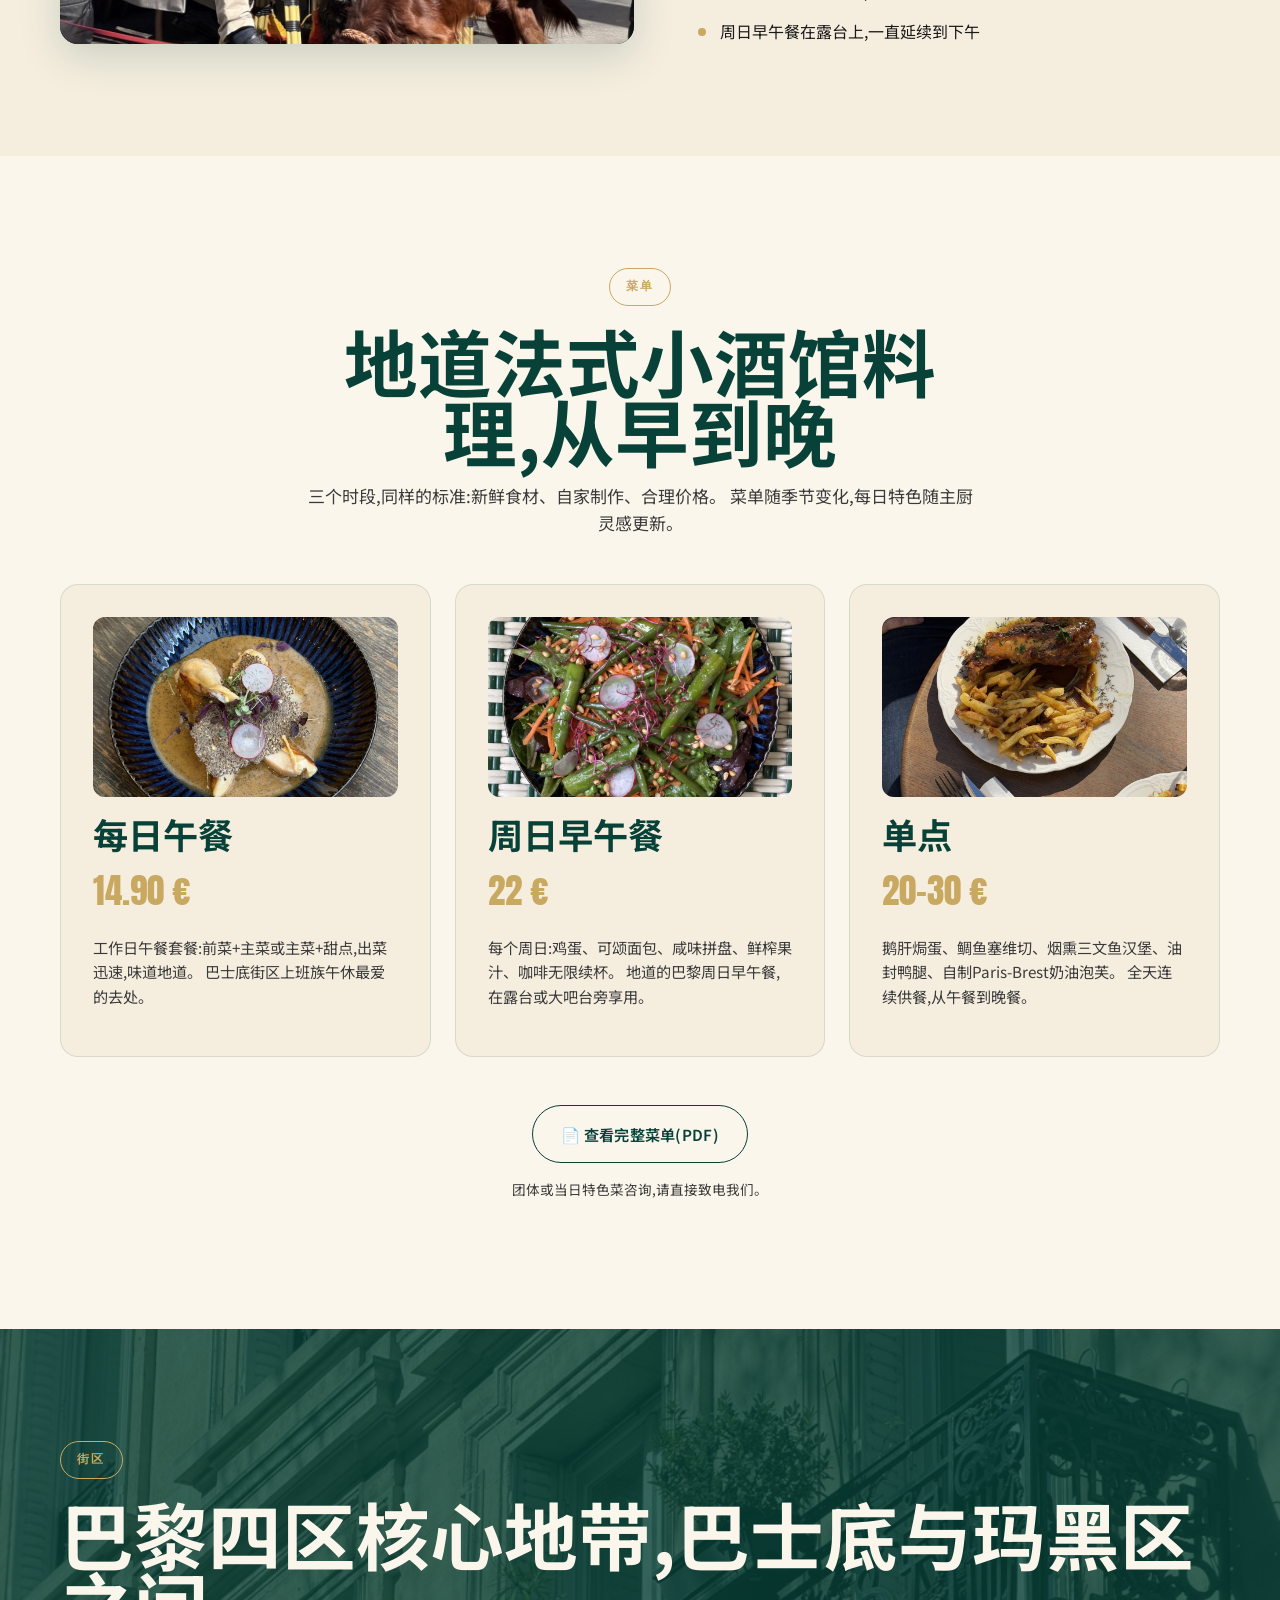
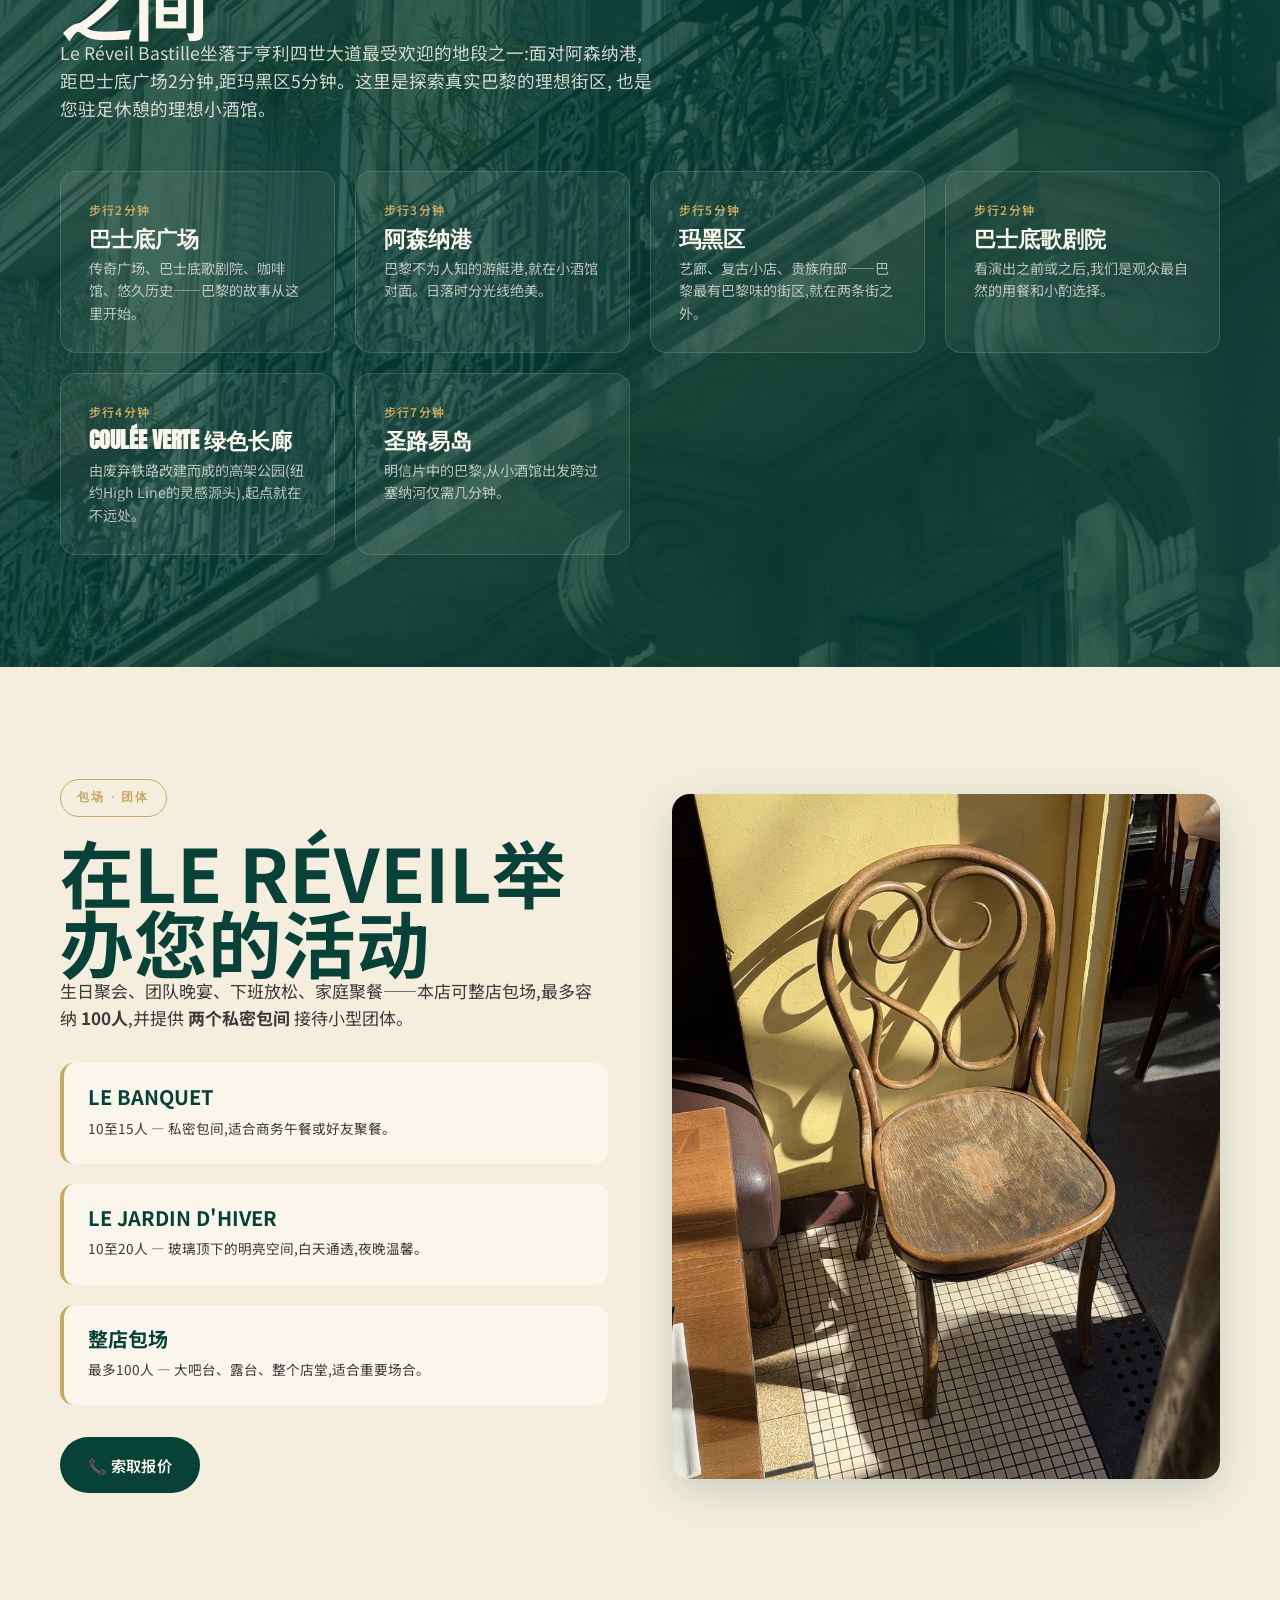
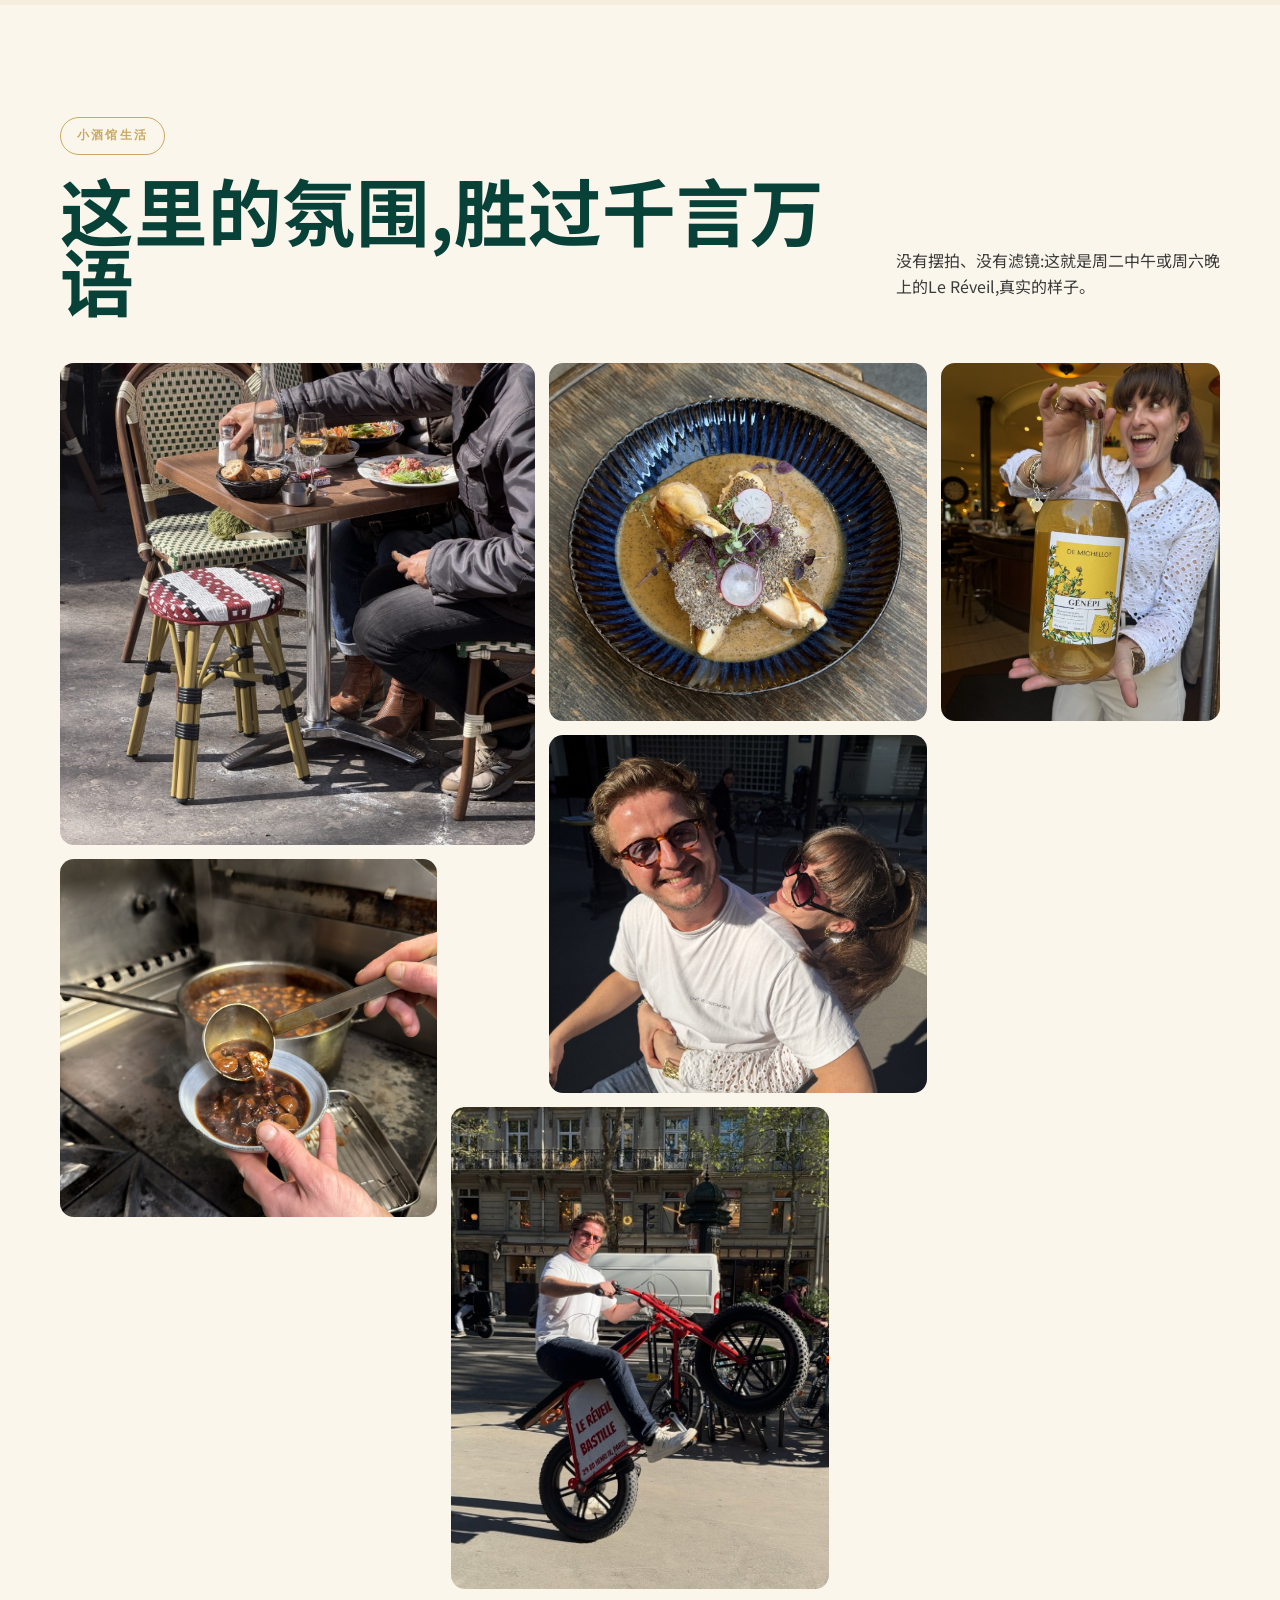
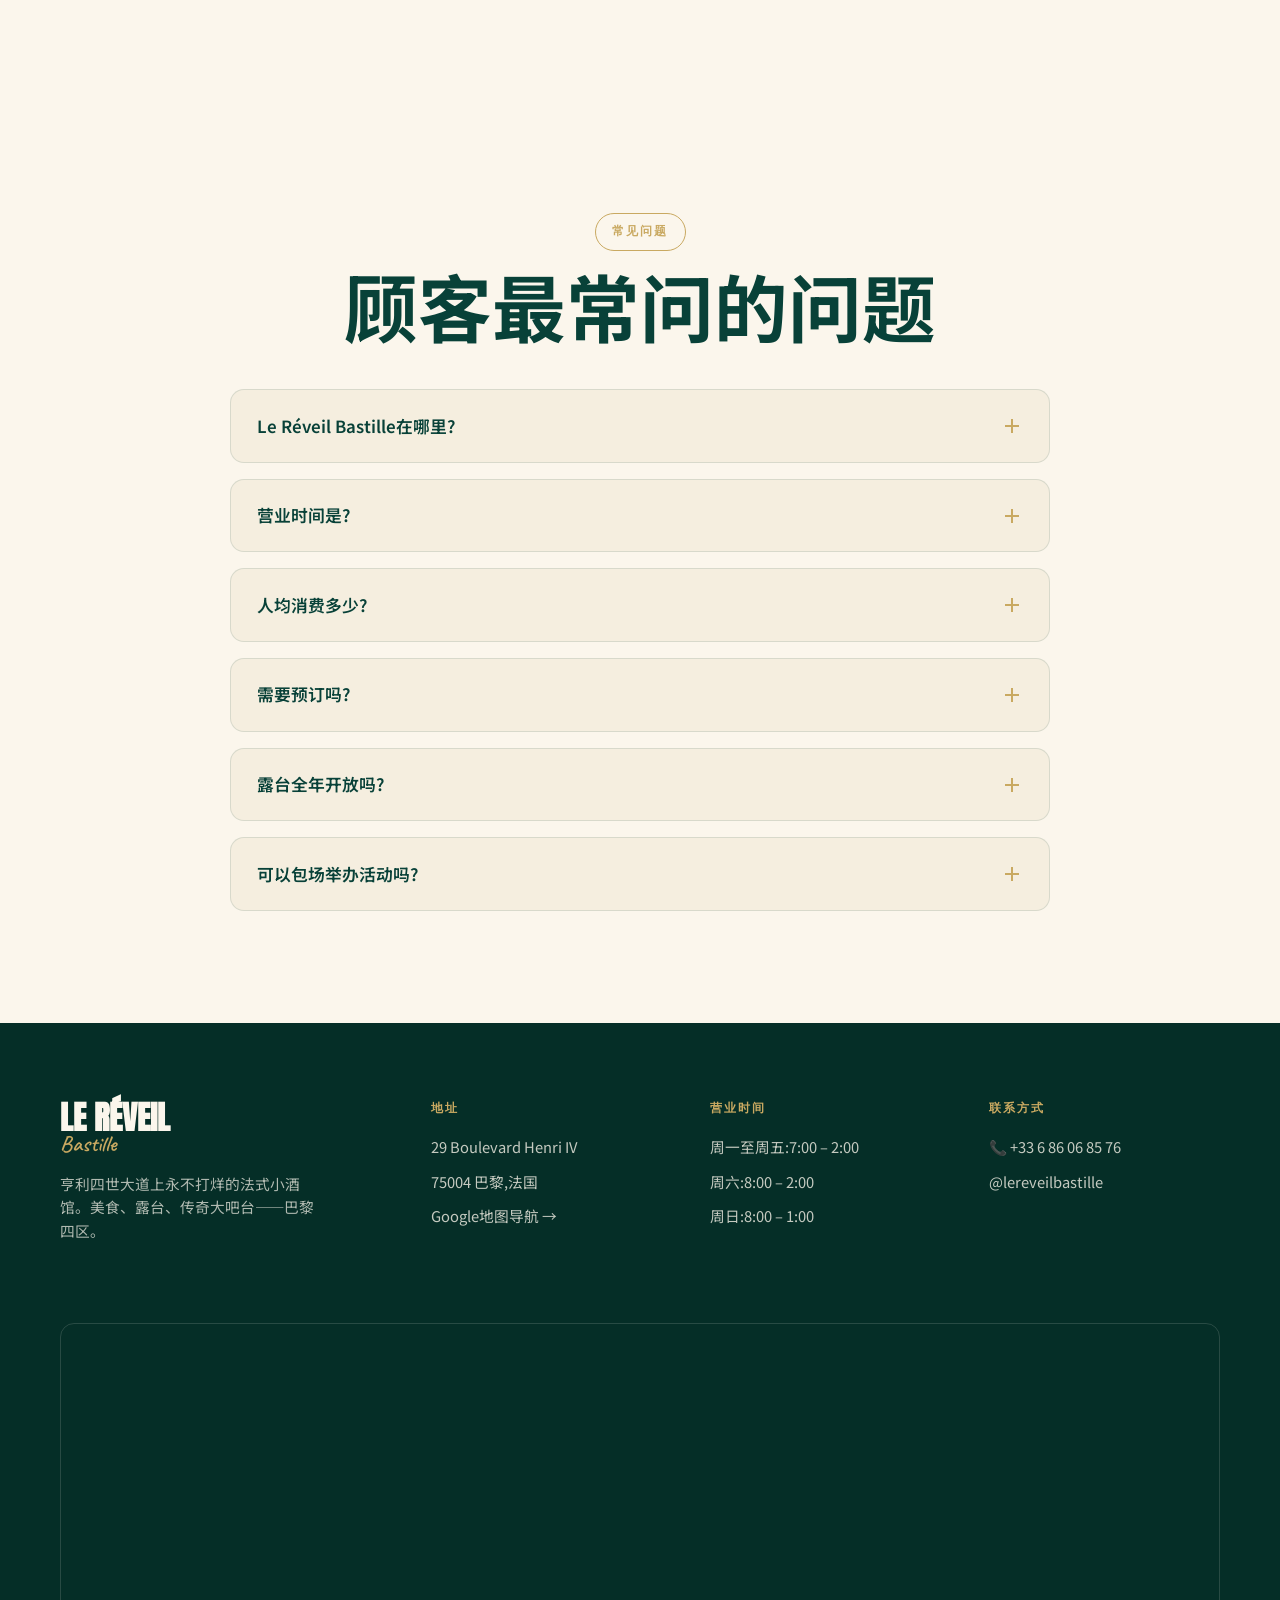
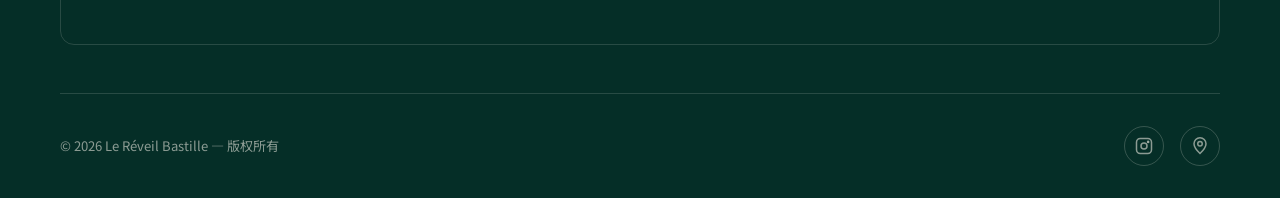
<file: zh/index.html>
<!doctype html>
<html lang="zh-Hans">
<head>
  <meta charset="UTF-8" />
  <meta name="viewport" content="width=device-width, initial-scale=1.0" />
  <meta name="theme-color" content="#084138" />

  <title>Le Réveil Bastille — 巴黎巴士底地道法式小酒馆 · 巴黎四区</title>
  <meta name="description" content="位于巴黎四区亨利四世大道的地道法式小酒馆,距离巴士底广场仅2分钟步行。超大阳光露台、贯穿整个店堂的标志性大吧台、全天供应法式经典菜肴。每天营业,从清晨到深夜。" />
  <meta name="keywords" content="巴黎巴士底餐厅, 巴士底法式餐厅, 巴黎四区餐厅, 亨利四世大道餐厅, 玛黑区附近美食, 巴黎brunch露台, 巴黎地道小酒馆" />
  <meta name="robots" content="index, follow, max-image-preview:large" />

  <link rel="canonical" href="https://lereveilbastille.fr/zh/" />

  <link rel="alternate" hreflang="fr" href="https://lereveilbastille.fr/" />
  <link rel="alternate" hreflang="en" href="https://lereveilbastille.fr/en/" />
  <link rel="alternate" hreflang="es" href="https://lereveilbastille.fr/es/" />
  <link rel="alternate" hreflang="pt" href="https://lereveilbastille.fr/pt/" />
  <link rel="alternate" hreflang="zh" href="https://lereveilbastille.fr/zh/" />
  <link rel="alternate" hreflang="x-default" href="https://lereveilbastille.fr/" />

  <meta property="og:type" content="restaurant.restaurant" />
  <meta property="og:locale" content="zh_CN" />
  <meta property="og:title" content="Le Réveil Bastille — 巴黎巴士底地道法式小酒馆" />
  <meta property="og:description" content="距离巴士底广场仅2分钟,超大露台、传奇大吧台、地道法式美食,从早到晚。" />
  <meta property="og:url" content="https://lereveilbastille.fr/zh/" />
  <meta property="og:image" content="https://lereveilbastille.fr/assets/og-cover.jpg" />
  <meta property="og:site_name" content="Le Réveil Bastille" />

  <meta name="twitter:card" content="summary_large_image" />
  <meta name="twitter:title" content="Le Réveil Bastille — 巴黎四区法式小酒馆" />
  <meta name="twitter:description" content="距离巴士底广场仅2分钟,超大露台、传奇大吧台、地道法式美食,从早到晚。" />
  <meta name="twitter:image" content="https://lereveilbastille.fr/assets/og-cover.jpg" />

  <link rel="icon" type="image/svg+xml" href="data:image/svg+xml,%3Csvg xmlns='http://www.w3.org/2000/svg' viewBox='0 0 100 100'%3E%3Crect width='100' height='100' fill='%23084138'/%3E%3Ctext x='50' y='68' font-family='Arial Black' font-size='52' fill='%23c9a961' text-anchor='middle'%3ER%3C/text%3E%3C/svg%3E" />

  <link rel="preconnect" href="https://fonts.googleapis.com" />
  <link rel="preconnect" href="https://fonts.gstatic.com" crossorigin />
  <link href="https://fonts.googleapis.com/css2?family=Anton&family=DM+Sans:wght@400;500;600;700&family=Caveat:wght@600;700&family=Noto+Sans+SC:wght@400;500;700&display=swap" rel="stylesheet" />

  <link rel="stylesheet" href="../style.css" />
  <style>
    /* Override pour caractères chinois — meilleure lisibilité */
    body { font-family: "Noto Sans SC", "DM Sans", -apple-system, sans-serif; }
    h1, h2, h3, h4 { font-family: "Noto Sans SC", "Anton", sans-serif; font-weight: 700; letter-spacing: 0; }
  </style>

  <script type="application/ld+json">
  {
    "@context": "https://schema.org",
    "@type": "Restaurant",
    "@id": "https://lereveilbastille.fr/#restaurant",
    "name": "Le Réveil Bastille",
    "url": "https://lereveilbastille.fr/zh/",
    "image": ["https://lereveilbastille.fr/assets/og-cover.jpg"],
    "description": "位于巴黎四区亨利四世大道的地道法式小酒馆,距离巴士底广场仅2分钟。超大阳光露台、贯穿整个店堂的标志性大吧台、年轻热情的团队。",
    "telephone": "+33686068576",
    "priceRange": "€€",
    "servesCuisine": ["French", "Bistrot", "Brunch"],
    "address": {
      "@type": "PostalAddress",
      "streetAddress": "29 Boulevard Henri IV",
      "addressLocality": "Paris",
      "postalCode": "75004",
      "addressRegion": "Île-de-France",
      "addressCountry": "FR"
    },
    "geo": { "@type": "GeoCoordinates", "latitude": 48.852116, "longitude": 2.3650567 },
    "openingHoursSpecification": [
      { "@type": "OpeningHoursSpecification", "dayOfWeek": ["Monday","Tuesday","Wednesday","Thursday","Friday"], "opens": "07:00", "closes": "02:00" },
      { "@type": "OpeningHoursSpecification", "dayOfWeek": "Saturday", "opens": "08:00", "closes": "02:00" },
      { "@type": "OpeningHoursSpecification", "dayOfWeek": "Sunday", "opens": "08:00", "closes": "01:00" }
    ],
    "hasMap": "https://www.google.com/maps/place/Le+Reveil+Bastille/@48.8521195,2.3624818,17z",
    "acceptsReservations": "False",
    "sameAs": ["https://www.instagram.com/lereveilbastille/"]
  }
  </script>

  <script type="application/ld+json">
  {
    "@context": "https://schema.org",
    "@type": "FAQPage",
    "mainEntity": [
      { "@type": "Question", "name": "Le Réveil Bastille在哪里?", "acceptedAnswer": { "@type": "Answer", "text": "Le Réveil Bastille位于巴黎四区亨利四世大道29号,距离巴士底广场步行仅2分钟,毗邻玛黑区和阿森纳港。" } },
      { "@type": "Question", "name": "营业时间是?", "acceptedAnswer": { "@type": "Answer", "text": "周一至周五:7:00–凌晨2:00。周六:8:00–凌晨2:00。周日:8:00–凌晨1:00。全天连续营业。" } },
      { "@type": "Question", "name": "人均消费多少?", "acceptedAnswer": { "@type": "Answer", "text": "人均20–30欧元。工作日午餐套餐14.90欧元,周日早午餐22欧元。" } },
      { "@type": "Question", "name": "有露台吗?", "acceptedAnswer": { "@type": "Answer", "text": "有,巴士底街区最大的露台之一,位于亨利四世大道上,全年开放,从早到晚阳光充足。" } },
      { "@type": "Question", "name": "需要预订吗?", "acceptedAnswer": { "@type": "Answer", "text": "不需在线预订。可直接前来,或拨打 +33 6 86 06 85 76 预订团体或包场。" } },
      { "@type": "Question", "name": "可以包场吗?", "acceptedAnswer": { "@type": "Answer", "text": "可以,提供两个私密包间(Le Banquet,10–15人;Le Jardin d'Hiver,10–20人),也可整店包场,最多容纳100人。" } }
    ]
  }
  </script>
</head>

<body>

  <div class="scroll-progress" aria-hidden="true"></div>

  <header class="nav" role="banner">
    <div class="container nav-inner">
      <a href="#top" class="nav-logo" aria-label="Le Réveil Bastille — 首页">
        Le Réveil <span class="accent">Bastille</span>
      </a>

      <nav class="nav-menu" role="navigation" aria-label="主菜单">
        <a href="#bistrot">关于</a>
        <a href="#terrasse">露台</a>
        <a href="#carte">菜单</a>
        <a href="#quartier">街区</a>
        <a href="#privatisation">包场</a>
      </nav>

      <div class="nav-actions">
        <div class="lang-switcher" role="group" aria-label="选择语言">
          <button class="lang-current" aria-haspopup="true" aria-expanded="false">
            <span class="lang-flag">🇨🇳</span> 中文 <span class="chevron"></span>
          </button>
          <div class="lang-dropdown" role="menu">
            <a href="/" role="menuitem"><span class="lang-flag">🇫🇷</span> Français</a>
            <a href="/en/" role="menuitem"><span class="lang-flag">🇬🇧</span> English</a>
            <a href="/es/" role="menuitem"><span class="lang-flag">🇪🇸</span> Español</a>
            <a href="/pt/" role="menuitem"><span class="lang-flag">🇵🇹</span> Português</a>
            <a href="/zh/" class="active" role="menuitem"><span class="lang-flag">🇨🇳</span> 中文</a>
          </div>
        </div>

        <a href="tel:+33686068576" class="btn btn-primary">📞 +33 6 86 06 85 76</a>

        <button class="nav-burger" aria-label="打开菜单" aria-expanded="false">
          <span></span><span></span><span></span>
        </button>
      </div>
    </div>
  </header>

  <main id="top">

    <section class="hero" aria-label="欢迎来到 Le Réveil Bastille">
      <div class="hero-bg" aria-hidden="true">
        <img src="../assets/hero-facade.jpg" alt="" loading="eager" fetchpriority="high" />
      </div>
      <div class="container hero-inner">
        <span class="hero-tag">★ 法式小酒馆 — 巴黎四区</span>
        <h1>
          <span class="script-accent">这里只有</span>
          好吃的菜,不耍花样
        </h1>
        <p class="hero-sub">
          地道的巴黎四区小酒馆,亨利四世大道上的超大露台,年轻团队总爱开玩笑。从早上第一杯咖啡到深夜最后一杯酒,
          法式经典菜不间断——好吃、用心做、不装腔作势。距巴士底广场两步之遥。
        </p>
        <div class="hero-cta">
          <a href="tel:+33686068576" class="btn btn-brass">📞 电话预订</a>
          <a href="#bistrot" class="btn btn-outline" style="color:#fbf6ec; border-color:#fbf6ec;">了解更多</a>
        </div>
        <div class="hero-meta">
          <div>📍 <strong>亨利四世大道29号</strong> — 巴黎四区</div>
          <div>🕖 <strong>周一至周五</strong> 7:00–2:00 · <strong>周六</strong> 8:00–2:00 · <strong>周日</strong> 8:00–1:00</div>
          <div>💶 人均 <strong>20–30 €</strong></div>
        </div>
      </div>
      <div class="scroll-cue" aria-hidden="true">向下</div>
    </section>

    <section class="bistrot" id="bistrot">
      <div class="container">
        <div class="split">
          <div class="split-text reveal-left">
            <span class="section-tag">关于</span>
            <h2>巴黎四区一家有温度的法式小酒馆</h2>
            <p class="lead">
              Le Réveil Bastille是最地道的巴黎小酒馆:清晨就坐满的桌子、能叫出每一位常客名字的年轻团队、
              从早到晚不间断供应的法式美食。
            </p>
            <p>
              本地人来这里喝一杯亨利四世大道上的浓缩咖啡,然后留下来吃午餐;
              游客来这里在露台上喝一杯葡萄酒,然后留下来吃晚餐。我们的菜单是地道的法式小酒馆料理:
              鹅肝焗蛋、烟熏三文鱼汉堡、油封鸭腿、自制Paris-Brest奶油泡芙——
              做法地道,价格亲民。
            </p>
            <p>
              团队年轻,氛围热闹,厨房从不打烊。在巴士底和玛黑区之间,
              这是一家您会不断回来的小酒馆。
            </p>
          </div>
          <div class="split-image img-reveal">
            <img src="../assets/bistrot-banquette.jpg" alt="Le Réveil Bastille地道巴黎小酒馆内部氛围" loading="lazy" />
            <span class="badge">★ 9.4/10 · 685条评价</span>
          </div>
        </div>

        <div class="signature-bar fade-in">
          <span class="script">我们的镇店之宝</span>
          <h2>一座贯穿整个店堂的传奇大吧台</h2>
          <p>
            推开门第一眼就能看到:一座巨大的吧台,如艺术品般精雕细琢,从店堂一端延伸到另一端。
            这是一件手工打造的艺术品——在巴黎小酒馆中极为罕见——
            它的存在让人们聚在一起,让对话围绕一杯天然葡萄酒或一杯黑咖啡自然展开。
            这里是Le Réveil的灵魂所在。仅仅为了亲眼看一看,就值得来一次。
          </p>
          <div style="margin-top:2rem;">
            <a href="tel:+33686068576" class="btn btn-brass">预订吧台座位</a>
          </div>
        </div>
      </div>
    </section>

    <div class="marquee" aria-hidden="true">
      <div class="marquee-track">
        <span>★ 小酒馆料理</span><span>★ 超大露台</span><span>★ 年轻团队</span><span>★ 全天供餐</span><span>★ 传奇大吧台</span><span>★ 巴士底两步路</span><span>★ 早晨到深夜</span><span>★ 不装腔</span>
        <span>★ 小酒馆料理</span><span>★ 超大露台</span><span>★ 年轻团队</span><span>★ 全天供餐</span><span>★ 传奇大吧台</span><span>★ 巴士底两步路</span><span>★ 早晨到深夜</span><span>★ 不装腔</span>
      </div>
    </div>

    <section class="terrasse" id="terrasse">
      <div class="container">
        <div class="terrasse-grid">
          <div class="terrasse-image img-reveal" role="img" aria-label="Le Réveil Bastille亨利四世大道阳光露台">
            <img src="../assets/terrasse-vie.jpg" alt="" loading="lazy" />
            <span class="badge-script">阳光满溢</span>
          </div>
          <div class="terrasse-text reveal-right">
            <span class="section-tag">露台</span>
            <h2>巴士底街区最大的露台之一</h2>
            <p class="lead">
              清晨阳光满溢、正午朝南直射、傍晚金光柔和——我们的超大露台沿着亨利四世大道延伸开来。
              这是体验巴黎户外生活的最佳地点,就在巴士底和玛黑区之间。
            </p>
            <ul class="terrasse-list">
              <li>工作日早上7点起在露台享用早餐</li>
              <li>阳光下的午餐时光,距阿森纳港仅一步之遥</li>
              <li>傍晚18点开始的开胃酒时光——永不真正结束</li>
              <li>夏夜在树下享用晚餐,直至凌晨2点</li>
              <li>周日早午餐在露台上,一直延续到下午</li>
            </ul>
          </div>
        </div>
      </div>
    </section>

    <section class="carte" id="carte">
      <div class="container">
        <div style="text-align:center; max-width:680px; margin:0 auto;" class="fade-in">
          <span class="section-tag">菜单</span>
          <h2>地道法式小酒馆料理,从早到晚</h2>
          <p style="margin-top:1rem;">
            三个时段,同样的标准:新鲜食材、自家制作、合理价格。
            菜单随季节变化,每日特色随主厨灵感更新。
          </p>
        </div>

        <div class="carte-grid stagger">
          <div class="carte-card">
            <div class="carte-visual"><img src="../assets/plat-assiette-fine.jpg" alt="工作日每日午餐" loading="lazy" /></div>
            <h3>每日午餐</h3>
            <span class="price">14.90 €</span>
            <p>
              工作日午餐套餐:前菜+主菜或主菜+甜点,出菜迅速,味道地道。
              巴士底街区上班族午休最爱的去处。
            </p>
          </div>
          <div class="carte-card">
            <div class="carte-visual"><img src="../assets/plat-salade.jpg" alt="周日早午餐" loading="lazy" /></div>
            <h3>周日早午餐</h3>
            <span class="price">22 €</span>
            <p>
              每个周日:鸡蛋、可颂面包、咸味拼盘、鲜榨果汁、咖啡无限续杯。
              地道的巴黎周日早午餐,在露台或大吧台旁享用。
            </p>
          </div>
          <div class="carte-card">
            <div class="carte-visual"><img src="../assets/plat-canard-frites.jpg" alt="油封鸭腿" loading="lazy" /></div>
            <h3>单点</h3>
            <span class="price">20–30 €</span>
            <p>
              鹅肝焗蛋、鲷鱼塞维切、烟熏三文鱼汉堡、油封鸭腿、自制Paris-Brest奶油泡芙。
              全天连续供餐,从午餐到晚餐。
            </p>
          </div>
        </div>

        <div class="carte-cta fade-in">
          <a href="#" class="btn btn-outline" data-tofill="carte-pdf" aria-label="下载完整菜单PDF">
            📄 查看完整菜单(PDF)
          </a>
          <p style="font-size:0.85rem; color:var(--ink-soft); margin-top:1rem;">
            团体或当日特色菜咨询,请直接致电我们。
          </p>
        </div>
      </div>
    </section>

    <section class="quartier" id="quartier" style="--quartier-bg: url('../assets/quartier-facade1.jpg');">
      <div class="container">
        <div class="fade-in">
          <span class="section-tag">街区</span>
          <h2>巴黎四区核心地带,巴士底与玛黑区之间</h2>
          <p class="quartier-intro">
            Le Réveil Bastille坐落于亨利四世大道最受欢迎的地段之一:面对阿森纳港,
            距巴士底广场2分钟,距玛黑区5分钟。这里是探索真实巴黎的理想街区,
            也是您驻足休憩的理想小酒馆。
          </p>
        </div>

        <div class="places stagger">
          <div class="place">
            <span class="distance">步行2分钟</span>
            <h4>巴士底广场</h4>
            <p>传奇广场、巴士底歌剧院、咖啡馆、悠久历史——巴黎的故事从这里开始。</p>
          </div>
          <div class="place">
            <span class="distance">步行3分钟</span>
            <h4>阿森纳港</h4>
            <p>巴黎不为人知的游艇港,就在小酒馆对面。日落时分光线绝美。</p>
          </div>
          <div class="place">
            <span class="distance">步行5分钟</span>
            <h4>玛黑区</h4>
            <p>艺廊、复古小店、贵族府邸——巴黎最有巴黎味的街区,就在两条街之外。</p>
          </div>
          <div class="place">
            <span class="distance">步行2分钟</span>
            <h4>巴士底歌剧院</h4>
            <p>看演出之前或之后,我们是观众最自然的用餐和小酌选择。</p>
          </div>
          <div class="place">
            <span class="distance">步行4分钟</span>
            <h4>Coulée Verte 绿色长廊</h4>
            <p>由废弃铁路改建而成的高架公园(纽约High Line的灵感源头),起点就在不远处。</p>
          </div>
          <div class="place">
            <span class="distance">步行7分钟</span>
            <h4>圣路易岛</h4>
            <p>明信片中的巴黎,从小酒馆出发跨过塞纳河仅需几分钟。</p>
          </div>
        </div>
      </div>
    </section>

    <section class="privatisation" id="privatisation">
      <div class="container">
        <div class="priv-grid fade-in">
          <div>
            <span class="section-tag">包场 · 团体</span>
            <h2>在Le Réveil举办您的活动</h2>
            <p class="lead">
              生日聚会、团队晚宴、下班放松、家庭聚餐——本店可整店包场,最多容纳
              <strong>100人</strong>,并提供 <strong>两个私密包间</strong> 接待小型团体。
            </p>

            <div class="priv-rooms">
              <div class="priv-room">
                <h4>Le Banquet</h4>
                <span>10至15人 — 私密包间,适合商务午餐或好友聚餐。</span>
              </div>
              <div class="priv-room">
                <h4>Le Jardin d'Hiver</h4>
                <span>10至20人 — 玻璃顶下的明亮空间,白天通透,夜晚温馨。</span>
              </div>
              <div class="priv-room">
                <h4>整店包场</h4>
                <span>最多100人 — 大吧台、露台、整个店堂,适合重要场合。</span>
              </div>
            </div>

            <div style="margin-top:2rem;">
              <a href="tel:+33686068576" class="btn btn-primary">📞 索取报价</a>
            </div>
          </div>

          <div class="priv-image img-reveal">
            <img src="../assets/bistrot-thonet.jpg" alt="Le Réveil Bastille包场私密空间" loading="lazy" />
          </div>
        </div>
      </div>
    </section>

    <section class="gallery" id="gallery" aria-label="Le Réveil Bastille实景照片">
      <div class="container">
        <div class="gallery-header fade-in">
          <div>
            <span class="section-tag">小酒馆生活</span>
            <h2>这里的氛围,胜过千言万语</h2>
          </div>
          <p>没有摆拍、没有滤镜:这就是周二中午或周六晚上的Le Réveil,真实的样子。</p>
        </div>
        <div class="gallery-grid stagger">
          <figure><img src="../assets/terrasse-apero.jpg" alt="亨利四世大道露台开胃酒时光" loading="lazy" /><figcaption>露台 · 开胃酒</figcaption></figure>
          <figure><img src="../assets/plat-assiette-fine.jpg" alt="精致摆盘" loading="lazy" /><figcaption>自家做</figcaption></figure>
          <figure><img src="../assets/equipe-patronne.jpg" alt="店主" loading="lazy" /><figcaption>店主</figcaption></figure>
          <figure><img src="../assets/clients-couple.jpg" alt="店内顾客" loading="lazy" /><figcaption>常客</figcaption></figure>
          <figure><img src="../assets/cuisine-service.jpg" alt="服务时段的厨房" loading="lazy" /><figcaption>正在出菜</figcaption></figure>
          <figure><img src="../assets/bmx-rouge.jpg" alt="店门口的红色BMX单车" loading="lazy" /><figcaption>巴士底的味道</figcaption></figure>
        </div>
      </div>
    </section>

    <section class="faq" id="faq">
      <div class="container">
        <div style="text-align:center; max-width:640px; margin:0 auto;" class="fade-in">
          <span class="section-tag">常见问题</span>
          <h2>顾客最常问的问题</h2>
        </div>

        <div class="faq-list fade-in">
          <div class="faq-item">
            <button class="faq-q" aria-expanded="false">
              Le Réveil Bastille在哪里? <span class="plus" aria-hidden="true"></span>
            </button>
            <div class="faq-a">
              <p>位于巴黎四区亨利四世大道29号,距巴士底广场步行2分钟,毗邻玛黑区和阿森纳港。
              最近的地铁站:Sully – Morland(7号线)或Bastille(1、5、8号线)。</p>
            </div>
          </div>

          <div class="faq-item">
            <button class="faq-q" aria-expanded="false">
              营业时间是? <span class="plus" aria-hidden="true"></span>
            </button>
            <div class="faq-a">
              <p>周一至周五:7:00–凌晨2:00。周六:8:00–凌晨2:00。周日:8:00–凌晨1:00。
              全天连续营业,任何时间都可前来用餐。</p>
            </div>
          </div>

          <div class="faq-item">
            <button class="faq-q" aria-expanded="false">
              人均消费多少? <span class="plus" aria-hidden="true"></span>
            </button>
            <div class="faq-a">
              <p>单点人均20–30欧元。工作日午餐套餐14.90欧元,周日早午餐22欧元。</p>
            </div>
          </div>

          <div class="faq-item">
            <button class="faq-q" aria-expanded="false">
              需要预订吗? <span class="plus" aria-hidden="true"></span>
            </button>
            <div class="faq-a">
              <p>本店不提供在线预订——我们是一家地道的小酒馆,欢迎随时光临。
              团体、生日聚会或包场,请拨打:+33 6 86 06 85 76。</p>
            </div>
          </div>

          <div class="faq-item">
            <button class="faq-q" aria-expanded="false">
              露台全年开放吗? <span class="plus" aria-hidden="true"></span>
            </button>
            <div class="faq-a">
              <p>是的——亨利四世大道露台全年开放,冬季有暖气,
              一到晴天就座无虚席。是巴士底街区最大的露台之一。</p>
            </div>
          </div>

          <div class="faq-item">
            <button class="faq-q" aria-expanded="false">
              可以包场举办活动吗? <span class="plus" aria-hidden="true"></span>
            </button>
            <div class="faq-a">
              <p>可以——Le Banquet(10至15人)、Le Jardin d'Hiver(10至20人),
              或整店包场最多100人。请拨打 +33 6 86 06 85 76 获取定制报价。</p>
            </div>
          </div>
        </div>
      </div>
    </section>

  </main>

  <footer class="footer" role="contentinfo">
    <div class="container">

      <div class="footer-grid">
        <div class="footer-brand">
          <h3>Le Réveil <span class="script">Bastille</span></h3>
          <p>亨利四世大道上永不打烊的法式小酒馆。美食、露台、传奇大吧台——巴黎四区。</p>
        </div>

        <div class="footer-col">
          <h4>地址</h4>
          <ul>
            <li>29 Boulevard Henri IV</li>
            <li>75004 巴黎,法国</li>
            <li><a href="https://www.google.com/maps/place/Le+Reveil+Bastille/@48.8521195,2.3624818,17z" target="_blank" rel="noopener">Google地图导航 →</a></li>
          </ul>
        </div>

        <div class="footer-col">
          <h4>营业时间</h4>
          <ul>
            <li>周一至周五:7:00 – 2:00</li>
            <li>周六:8:00 – 2:00</li>
            <li>周日:8:00 – 1:00</li>
          </ul>
        </div>

        <div class="footer-col">
          <h4>联系方式</h4>
          <ul>
            <li><a href="tel:+33686068576">📞 +33 6 86 06 85 76</a></li>
            <li><a href="https://www.instagram.com/lereveilbastille/" target="_blank" rel="noopener">@lereveilbastille</a></li>
          </ul>
        </div>
      </div>

      <div class="footer-map">
        <iframe
          src="https://maps.google.com/maps?q=Le+Reveil+Bastille,+29+Boulevard+Henri+IV,+75004+Paris&hl=zh-CN&z=17&output=embed"
          loading="lazy"
          allowfullscreen=""
          referrerpolicy="no-referrer-when-downgrade"
          title="Le Réveil Bastille — Google地图"></iframe>
      </div>

      <div class="footer-bottom">
        <div>© <span data-year>2026</span> Le Réveil Bastille — 版权所有</div>
        <div class="socials">
          <a href="https://www.instagram.com/lereveilbastille/" target="_blank" rel="noopener" aria-label="Instagram">
            <svg viewBox="0 0 24 24" fill="none" stroke="currentColor" stroke-width="2"><rect x="2" y="2" width="20" height="20" rx="5"/><circle cx="12" cy="12" r="4"/><circle cx="17.5" cy="6.5" r="0.8" fill="currentColor"/></svg>
          </a>
          <a href="https://www.google.com/maps/place/Le+Reveil+Bastille/" target="_blank" rel="noopener" aria-label="Google Maps">
            <svg viewBox="0 0 24 24" fill="none" stroke="currentColor" stroke-width="2"><path d="M12 22s8-7.5 8-13a8 8 0 1 0-16 0c0 5.5 8 13 8 13z"/><circle cx="12" cy="9" r="3"/></svg>
          </a>
        </div>
      </div>

    </div>
  </footer>

  <a href="tel:+33686068576" class="float-call" aria-label="致电Le Réveil Bastille">
    <svg viewBox="0 0 24 24" fill="none" stroke="currentColor" stroke-width="2.2"><path d="M22 16.92v3a2 2 0 0 1-2.18 2 19.79 19.79 0 0 1-8.63-3.07 19.5 19.5 0 0 1-6-6 19.79 19.79 0 0 1-3.07-8.67A2 2 0 0 1 4.11 2h3a2 2 0 0 1 2 1.72 12.84 12.84 0 0 0 .7 2.81 2 2 0 0 1-.45 2.11L8.09 9.91a16 16 0 0 0 6 6l1.27-1.27a2 2 0 0 1 2.11-.45 12.84 12.84 0 0 0 2.81.7A2 2 0 0 1 22 16.92z"/></svg>
  </a>

  <script src="../main.js" defer></script>
</body>
</html>
</file>
<file: style.css>
/* =========================================================
   Le Réveil Bastille — Feuille de style principale
   Bistrot français — 29 Bd Henri IV, 75004 Paris
   Identité : vert profond, jeune, dynamique, ancré tradition
   ========================================================= */

/* ---------- Variables : design system ---------- */
:root {
  /* Palette */
  --green-deep: #084138;       /* Couleur dominante du bistrot */
  --green-darker: #052e27;
  --green-soft: #0f5b4e;
  --cream: #fbf6ec;            /* Blanc cassé chaud */
  --bone: #f5eedf;
  --brass: #c9a961;            /* Doré laiton, accents */
  --brass-light: #e0c98a;
  --ink: #1a1a1a;
  --ink-soft: #3a3a3a;
  --line: rgba(8, 65, 56, 0.12);
  --shadow: 0 12px 40px rgba(8, 65, 56, 0.18);
  --shadow-soft: 0 4px 16px rgba(8, 65, 56, 0.08);

  /* Typographie */
  --font-display: "Anton", "Archivo Black", sans-serif;
  --font-body: "DM Sans", -apple-system, BlinkMacSystemFont, sans-serif;
  --font-script: "Caveat", cursive;

  /* Espacements */
  --container: 1240px;
  --gutter: clamp(1.25rem, 4vw, 2.5rem);
  --section-y: clamp(4rem, 9vw, 7rem);

  /* Animations */
  --ease: cubic-bezier(0.22, 1, 0.36, 1);
}

/* ---------- Reset ---------- */
*, *::before, *::after { box-sizing: border-box; margin: 0; padding: 0; }
html { scroll-behavior: smooth; -webkit-text-size-adjust: 100%; }
body {
  font-family: var(--font-body);
  font-size: 17px;
  line-height: 1.6;
  color: var(--ink);
  background: var(--cream);
  -webkit-font-smoothing: antialiased;
  overflow-x: hidden;
}
img, picture, video { max-width: 100%; display: block; }
a { color: inherit; text-decoration: none; transition: color 0.25s var(--ease); }
button { font: inherit; cursor: pointer; border: 0; background: none; }
ul, ol { list-style: none; }

/* ---------- Typographie ---------- */
h1, h2, h3, h4 {
  font-family: var(--font-display);
  font-weight: 400;
  line-height: 0.95;
  letter-spacing: -0.01em;
  text-transform: uppercase;
  color: var(--green-deep);
}
h1 { font-size: clamp(3rem, 9vw, 7rem); }
h2 { font-size: clamp(2.4rem, 6vw, 4.6rem); }
h3 { font-size: clamp(1.6rem, 3vw, 2.2rem); }
h4 { font-size: 1.25rem; }
p { margin-bottom: 1rem; color: var(--ink-soft); }
.script {
  font-family: var(--font-script);
  font-weight: 600;
  text-transform: none;
  color: var(--brass);
  letter-spacing: 0;
  line-height: 1;
}

/* ---------- Layout ---------- */
.container {
  width: 100%;
  max-width: var(--container);
  margin: 0 auto;
  padding: 0 var(--gutter);
}
section { padding: var(--section-y) 0; position: relative; }
.section-tag {
  display: inline-block;
  font-family: var(--font-body);
  font-size: 0.78rem;
  font-weight: 600;
  letter-spacing: 0.18em;
  text-transform: uppercase;
  color: var(--brass);
  margin-bottom: 1.25rem;
  padding: 0.5rem 1rem;
  border: 1px solid var(--brass);
  border-radius: 999px;
}

/* ---------- Boutons ---------- */
.btn {
  display: inline-flex;
  align-items: center;
  gap: 0.6rem;
  padding: 1rem 1.75rem;
  font-weight: 600;
  font-size: 0.95rem;
  letter-spacing: 0.02em;
  border-radius: 999px;
  transition: transform 0.25s var(--ease), background 0.25s var(--ease), color 0.25s var(--ease);
  white-space: nowrap;
}
.btn-primary {
  background: var(--green-deep);
  color: var(--cream);
}
.btn-primary:hover { background: var(--green-darker); transform: translateY(-2px); }
.btn-outline {
  background: transparent;
  color: var(--green-deep);
  border: 1.5px solid var(--green-deep);
}
.btn-outline:hover { background: var(--green-deep); color: var(--cream); }
.btn-brass {
  background: var(--brass);
  color: var(--green-darker);
}
.btn-brass:hover { background: var(--brass-light); transform: translateY(-2px); }

/* ---------- Navigation ---------- */
.nav {
  position: fixed;
  top: 0; left: 0; right: 0;
  z-index: 100;
  padding: 1.1rem 0;
  background: rgba(251, 246, 236, 0.92);
  backdrop-filter: blur(14px);
  -webkit-backdrop-filter: blur(14px);
  border-bottom: 1px solid var(--line);
  transition: padding 0.3s var(--ease), background 0.3s var(--ease);
}
.nav.scrolled { padding: 0.7rem 0; background: rgba(251, 246, 236, 0.98); }
.nav-inner {
  display: flex;
  align-items: center;
  justify-content: space-between;
  gap: 1.5rem;
}
.nav-logo {
  font-family: var(--font-display);
  font-size: 1.5rem;
  color: var(--green-deep);
  text-transform: uppercase;
  letter-spacing: 0.02em;
  display: flex;
  align-items: baseline;
  gap: 0.35rem;
}
.nav-logo .accent {
  font-family: var(--font-script);
  font-size: 0.9rem;
  color: var(--brass);
  text-transform: none;
  font-weight: 600;
}
.nav-menu {
  display: flex;
  gap: 2rem;
  align-items: center;
}
.nav-menu a {
  font-size: 0.92rem;
  font-weight: 500;
  color: var(--green-deep);
  position: relative;
}
.nav-menu a::after {
  content: "";
  position: absolute;
  left: 0; bottom: -6px;
  width: 0; height: 2px;
  background: var(--brass);
  transition: width 0.3s var(--ease);
}
.nav-menu a:hover::after { width: 100%; }
.nav-actions {
  display: flex;
  align-items: center;
  gap: 1rem;
}

/* ---------- Sélecteur de langue (proéminent) ---------- */
.lang-switcher {
  position: relative;
}
.lang-current {
  display: flex;
  align-items: center;
  gap: 0.4rem;
  padding: 0.55rem 0.95rem;
  border: 1.5px solid var(--green-deep);
  border-radius: 999px;
  font-size: 0.85rem;
  font-weight: 600;
  color: var(--green-deep);
  background: var(--cream);
  text-transform: uppercase;
  letter-spacing: 0.05em;
  transition: background 0.25s var(--ease), color 0.25s var(--ease);
}
.lang-current:hover { background: var(--green-deep); color: var(--cream); }
.lang-current .chevron {
  width: 10px; height: 10px;
  border-right: 2px solid currentColor;
  border-bottom: 2px solid currentColor;
  transform: rotate(45deg);
  margin-top: -3px;
  transition: transform 0.25s var(--ease);
}
.lang-switcher.open .chevron { transform: rotate(-135deg); margin-top: 3px; }
.lang-dropdown {
  position: absolute;
  top: calc(100% + 8px);
  right: 0;
  min-width: 180px;
  background: var(--cream);
  border: 1px solid var(--line);
  border-radius: 14px;
  box-shadow: var(--shadow);
  padding: 0.5rem;
  opacity: 0;
  visibility: hidden;
  transform: translateY(-8px);
  transition: all 0.25s var(--ease);
}
.lang-switcher.open .lang-dropdown { opacity: 1; visibility: visible; transform: translateY(0); }
.lang-dropdown a {
  display: flex;
  align-items: center;
  gap: 0.7rem;
  padding: 0.7rem 0.9rem;
  border-radius: 10px;
  font-size: 0.9rem;
  font-weight: 500;
  color: var(--green-deep);
}
.lang-dropdown a:hover { background: var(--bone); }
.lang-dropdown a.active { background: var(--green-deep); color: var(--cream); }
.lang-flag { font-size: 1.1rem; }

/* Menu burger mobile */
.nav-burger {
  display: none;
  width: 38px; height: 38px;
  border-radius: 10px;
  border: 1.5px solid var(--green-deep);
  position: relative;
}
.nav-burger span {
  position: absolute;
  left: 9px; right: 9px;
  height: 2px;
  background: var(--green-deep);
  transition: all 0.3s var(--ease);
}
.nav-burger span:nth-child(1) { top: 12px; }
.nav-burger span:nth-child(2) { top: 18px; }
.nav-burger span:nth-child(3) { top: 24px; }
.nav.open .nav-burger span:nth-child(1) { transform: rotate(45deg); top: 18px; }
.nav.open .nav-burger span:nth-child(2) { opacity: 0; }
.nav.open .nav-burger span:nth-child(3) { transform: rotate(-45deg); top: 18px; }

/* ---------- Hero ---------- */
.hero {
  position: relative;
  min-height: 100vh;
  min-height: 100svh;
  display: flex;
  align-items: center;
  padding: 8rem 0 4rem;
  overflow: hidden;
  background: var(--green-deep);
  color: var(--cream);
}
.hero-bg {
  position: absolute;
  inset: 0;
  z-index: 0;
  overflow: hidden;
}
.hero-bg img {
  width: 100%;
  height: 110%;
  object-fit: cover;
  object-position: center 35%;
  transform: translateY(0) scale(1.05);
  will-change: transform;
  filter: brightness(0.92) saturate(1.08);
}
.hero::after {
  content: "";
  position: absolute;
  inset: 0;
  background:
    radial-gradient(ellipse at 30% 40%, rgba(8,65,56,0.18) 0%, rgba(8,65,56,0.55) 70%),
    linear-gradient(180deg, rgba(8,65,56,0.10) 0%, rgba(5,46,39,0.72) 100%);
  z-index: 1;
}
.hero-inner {
  position: relative;
  z-index: 2;
  width: 100%;
}
.hero-tag {
  display: inline-block;
  font-size: 0.8rem;
  font-weight: 600;
  letter-spacing: 0.2em;
  text-transform: uppercase;
  color: var(--brass);
  padding: 0.55rem 1.1rem;
  border: 1px solid var(--brass);
  border-radius: 999px;
  margin-bottom: 1.75rem;
}
.hero h1 {
  color: var(--cream);
  margin-bottom: 1.25rem;
  max-width: 14ch;
}
.hero h1 .script-accent {
  display: block;
  font-family: var(--font-script);
  font-size: 0.55em;
  color: var(--brass);
  text-transform: none;
  letter-spacing: 0;
  margin-bottom: 0.15em;
  margin-left: 0.4em;
  transform: rotate(-2deg);
  text-shadow: 0 2px 18px rgba(0,0,0,0.55), 0 1px 2px rgba(0,0,0,0.4);
}
/* Mots du h1 — reveal stagger lettre par lettre */
.hero h1 .word {
  display: inline-block;
  overflow: hidden;
  vertical-align: top;
  margin-right: 0.18em;
}
.hero h1 .word span {
  display: inline-block;
  transform: translateY(110%);
  animation: heroWordIn 0.95s var(--ease) forwards;
}
@keyframes heroWordIn {
  to { transform: translateY(0); }
}
.hero-sub {
  font-size: clamp(1rem, 1.6vw, 1.2rem);
  color: rgba(251, 246, 236, 0.85);
  max-width: 540px;
  margin-bottom: 2.25rem;
}
.hero-cta {
  display: flex;
  flex-wrap: wrap;
  gap: 1rem;
  margin-bottom: 3rem;
}
.hero-meta {
  display: flex;
  flex-wrap: wrap;
  gap: 2rem;
  font-size: 0.88rem;
  color: rgba(251, 246, 236, 0.75);
  border-top: 1px solid rgba(251, 246, 236, 0.18);
  padding-top: 1.5rem;
  max-width: 720px;
}
.hero-meta div { display: flex; align-items: center; gap: 0.5rem; }
.hero-meta strong { color: var(--cream); font-weight: 600; }

/* Indicateur scroll */
.scroll-cue {
  position: absolute;
  bottom: 2rem;
  left: 50%;
  transform: translateX(-50%);
  z-index: 3;
  font-size: 0.72rem;
  letter-spacing: 0.25em;
  text-transform: uppercase;
  color: var(--brass);
  display: flex;
  flex-direction: column;
  align-items: center;
  gap: 0.6rem;
}
.scroll-cue::after {
  content: "";
  width: 1px;
  height: 32px;
  background: var(--brass);
  animation: scrollCue 2s var(--ease) infinite;
}
@keyframes scrollCue { 0%,100% { transform: scaleY(0.3); transform-origin: top; } 50% { transform: scaleY(1); } }

/* ---------- Section Bistrot ---------- */
.bistrot {
  background: var(--cream);
}
.split {
  display: grid;
  grid-template-columns: 1fr 1fr;
  gap: clamp(2rem, 5vw, 5rem);
  align-items: center;
}
.split-text h2 { margin-bottom: 1.5rem; }
.split-text .lead {
  font-size: 1.15rem;
  color: var(--ink);
  margin-bottom: 1.25rem;
  font-weight: 500;
}
.split-image {
  position: relative;
  border-radius: 18px;
  overflow: hidden;
  aspect-ratio: 4/5;
  box-shadow: var(--shadow);
}
.split-image img {
  width: 100%; height: 100%;
  object-fit: cover;
  transition: transform 0.6s var(--ease);
}
.split-image:hover img { transform: scale(1.05); }
.split-image .badge {
  position: absolute;
  bottom: 1.5rem; left: 1.5rem;
  background: var(--cream);
  color: var(--green-deep);
  padding: 0.65rem 1.1rem;
  border-radius: 999px;
  font-size: 0.78rem;
  font-weight: 600;
  letter-spacing: 0.08em;
  text-transform: uppercase;
}

/* Bloc bar monumental — pièce signature */
.signature-bar {
  margin-top: var(--section-y);
  background: var(--green-deep);
  color: var(--cream);
  border-radius: 24px;
  padding: clamp(2.5rem, 6vw, 5rem);
  position: relative;
  overflow: hidden;
}
.signature-bar::before {
  content: "★";
  position: absolute;
  top: -20px; right: -10px;
  font-size: 18rem;
  color: var(--brass);
  opacity: 0.08;
  line-height: 1;
}
.signature-bar h2 { color: var(--cream); margin-bottom: 1.5rem; max-width: 16ch; }
.signature-bar p { color: rgba(251, 246, 236, 0.82); max-width: 60ch; font-size: 1.05rem; }
.signature-bar .script { display: block; margin-bottom: 0.5rem; font-size: 1.6rem; }

/* ---------- Section Terrasse ---------- */
.terrasse {
  background: var(--bone);
  position: relative;
}
.terrasse-grid {
  display: grid;
  grid-template-columns: 1.1fr 1fr;
  gap: clamp(2rem, 5vw, 4rem);
  align-items: stretch;
}
.terrasse-image {
  border-radius: 18px;
  overflow: hidden;
  box-shadow: var(--shadow);
  min-height: 480px;
  background-size: cover;
  background-position: center;
}
.terrasse-text { display: flex; flex-direction: column; justify-content: center; }
.terrasse-list {
  margin-top: 1.5rem;
  display: grid;
  gap: 0.9rem;
}
.terrasse-list li {
  display: flex;
  align-items: flex-start;
  gap: 0.9rem;
  font-size: 1rem;
  color: var(--ink);
}
.terrasse-list li::before {
  content: "";
  width: 8px; height: 8px;
  background: var(--brass);
  border-radius: 50%;
  margin-top: 0.6rem;
  flex-shrink: 0;
}

/* ---------- Section Carte / Brunch ---------- */
.carte { background: var(--cream); }
.carte-grid {
  display: grid;
  grid-template-columns: repeat(3, 1fr);
  gap: 1.5rem;
  margin-top: 3rem;
}
.carte-card {
  background: var(--bone);
  border-radius: 18px;
  padding: 2rem;
  border: 1px solid var(--line);
  transition: transform 0.4s var(--ease), box-shadow 0.4s var(--ease);
}
.carte-card:hover { transform: translateY(-6px); box-shadow: var(--shadow); }
.carte-card h3 { color: var(--green-deep); margin-bottom: 0.75rem; }
.carte-card .price {
  font-family: var(--font-display);
  font-size: 2.2rem;
  color: var(--brass);
  margin: 0.5rem 0 1rem;
  display: block;
}
.carte-card p { font-size: 0.95rem; }
.carte-cta {
  margin-top: 3rem;
  text-align: center;
}

/* ---------- Section Quartier ---------- */
.quartier {
  background: var(--green-deep);
  color: var(--cream);
}
.quartier h2 { color: var(--cream); }
.quartier .section-tag { color: var(--brass); border-color: var(--brass); }
.quartier-intro {
  max-width: 60ch;
  color: rgba(251, 246, 236, 0.82);
  margin-bottom: 3rem;
  font-size: 1.1rem;
}
.places {
  display: grid;
  grid-template-columns: repeat(auto-fit, minmax(220px, 1fr));
  gap: 1.25rem;
}
.place {
  background: rgba(251, 246, 236, 0.06);
  border: 1px solid rgba(251, 246, 236, 0.14);
  border-radius: 16px;
  padding: 1.75rem;
  transition: background 0.3s var(--ease), border-color 0.3s var(--ease);
}
.place:hover { background: rgba(251, 246, 236, 0.1); border-color: var(--brass); }
.place .distance {
  font-size: 0.75rem;
  font-weight: 600;
  letter-spacing: 0.1em;
  text-transform: uppercase;
  color: var(--brass);
  display: block;
  margin-bottom: 0.5rem;
}
.place h4 { color: var(--cream); font-family: var(--font-display); font-size: 1.4rem; margin-bottom: 0.5rem; }
.place p { font-size: 0.88rem; color: rgba(251, 246, 236, 0.7); margin: 0; }

/* ---------- Section Privatisation ---------- */
.privatisation { background: var(--bone); }
.priv-grid {
  display: grid;
  grid-template-columns: 1fr 1fr;
  gap: clamp(2rem, 5vw, 4rem);
  align-items: center;
}
.priv-rooms {
  display: grid;
  gap: 1.25rem;
  margin-top: 2rem;
}
.priv-room {
  background: var(--cream);
  padding: 1.5rem;
  border-radius: 14px;
  border-left: 4px solid var(--brass);
}
.priv-room h4 { color: var(--green-deep); margin-bottom: 0.4rem; }
.priv-room span { font-size: 0.85rem; color: var(--ink-soft); }
.priv-image {
  border-radius: 18px;
  overflow: hidden;
  box-shadow: var(--shadow);
  aspect-ratio: 4/5;
}
.priv-image img { width: 100%; height: 100%; object-fit: cover; }

/* ---------- FAQ ---------- */
.faq { background: var(--cream); }
.faq-list {
  max-width: 820px;
  margin: 3rem auto 0;
  display: grid;
  gap: 1rem;
}
.faq-item {
  background: var(--bone);
  border-radius: 14px;
  border: 1px solid var(--line);
  overflow: hidden;
}
.faq-q {
  width: 100%;
  text-align: left;
  padding: 1.4rem 1.6rem;
  font-size: 1.05rem;
  font-weight: 600;
  color: var(--green-deep);
  display: flex;
  justify-content: space-between;
  align-items: center;
  gap: 1rem;
}
.faq-q .plus {
  width: 22px; height: 22px;
  position: relative;
  flex-shrink: 0;
}
.faq-q .plus::before, .faq-q .plus::after {
  content: "";
  position: absolute;
  background: var(--brass);
  left: 50%; top: 50%;
  transform: translate(-50%, -50%);
}
.faq-q .plus::before { width: 14px; height: 2px; }
.faq-q .plus::after { width: 2px; height: 14px; transition: transform 0.3s var(--ease); }
.faq-item.open .faq-q .plus::after { transform: translate(-50%, -50%) rotate(90deg); }
.faq-a {
  max-height: 0;
  overflow: hidden;
  transition: max-height 0.4s var(--ease);
  padding: 0 1.6rem;
}
.faq-a p {
  padding-bottom: 1.4rem;
  font-size: 0.98rem;
  margin: 0;
}
.faq-item.open .faq-a { max-height: 500px; }

/* ---------- Footer ---------- */
.footer {
  background: var(--green-darker);
  color: var(--cream);
  padding: 5rem 0 2rem;
}
.footer-grid {
  display: grid;
  grid-template-columns: 1.4fr 1fr 1fr 1fr;
  gap: 3rem;
  margin-bottom: 4rem;
}
.footer-brand h3 {
  font-family: var(--font-display);
  font-size: 2rem;
  color: var(--cream);
  margin-bottom: 1rem;
}
.footer-brand .script { display: block; margin-bottom: 1rem; font-size: 1.4rem; }
.footer-brand p { color: rgba(251, 246, 236, 0.7); font-size: 0.92rem; max-width: 32ch; }
.footer-col h4 {
  font-family: var(--font-body);
  font-size: 0.78rem;
  letter-spacing: 0.16em;
  text-transform: uppercase;
  color: var(--brass);
  margin-bottom: 1.25rem;
  font-weight: 600;
}
.footer-col ul { display: grid; gap: 0.7rem; }
.footer-col li, .footer-col a {
  font-size: 0.92rem;
  color: rgba(251, 246, 236, 0.78);
}
.footer-col a:hover { color: var(--brass); }
.footer-map {
  border-radius: 14px;
  overflow: hidden;
  margin-bottom: 3rem;
  border: 1px solid rgba(251, 246, 236, 0.14);
}
.footer-map iframe { width: 100%; height: 320px; display: block; border: 0; filter: grayscale(0.3) contrast(1.05); }
.footer-bottom {
  border-top: 1px solid rgba(251, 246, 236, 0.14);
  padding-top: 2rem;
  display: flex;
  flex-wrap: wrap;
  justify-content: space-between;
  align-items: center;
  gap: 1rem;
  font-size: 0.82rem;
  color: rgba(251, 246, 236, 0.55);
}
.socials { display: flex; gap: 1rem; }
.socials a {
  width: 40px; height: 40px;
  border: 1px solid rgba(251, 246, 236, 0.2);
  border-radius: 50%;
  display: grid;
  place-items: center;
  transition: all 0.3s var(--ease);
}
.socials a:hover { background: var(--brass); border-color: var(--brass); color: var(--green-darker); }
.socials svg { width: 18px; height: 18px; }

/* ---------- Bouton téléphone flottant mobile ---------- */
.float-call {
  position: fixed;
  bottom: 1.25rem;
  right: 1.25rem;
  z-index: 90;
  width: 60px; height: 60px;
  background: var(--brass);
  color: var(--green-darker);
  border-radius: 50%;
  display: none;
  align-items: center;
  justify-content: center;
  box-shadow: 0 12px 32px rgba(8, 65, 56, 0.35);
  animation: pulse 2.4s ease-in-out infinite;
}
.float-call svg { width: 26px; height: 26px; }
@keyframes pulse {
  0%, 100% { box-shadow: 0 12px 32px rgba(8, 65, 56, 0.35), 0 0 0 0 rgba(201, 169, 97, 0.5); }
  50% { box-shadow: 0 12px 32px rgba(8, 65, 56, 0.35), 0 0 0 18px rgba(201, 169, 97, 0); }
}

/* ---------- Animations scroll ---------- */
.fade-in {
  opacity: 0;
  transform: translateY(36px);
  transition: opacity 0.9s var(--ease), transform 0.9s var(--ease);
}
.fade-in.visible { opacity: 1; transform: translateY(0); }

/* Stagger : enfants révélés un par un */
.stagger > * {
  opacity: 0;
  transform: translateY(32px);
  transition: opacity 0.8s var(--ease), transform 0.8s var(--ease);
}
.stagger.visible > * { opacity: 1; transform: translateY(0); }
.stagger.visible > *:nth-child(1) { transition-delay: 0.05s; }
.stagger.visible > *:nth-child(2) { transition-delay: 0.15s; }
.stagger.visible > *:nth-child(3) { transition-delay: 0.25s; }
.stagger.visible > *:nth-child(4) { transition-delay: 0.35s; }
.stagger.visible > *:nth-child(5) { transition-delay: 0.45s; }
.stagger.visible > *:nth-child(6) { transition-delay: 0.55s; }

/* Reveal latéral */
.reveal-left {
  opacity: 0;
  transform: translateX(-44px);
  transition: opacity 1s var(--ease), transform 1s var(--ease);
}
.reveal-right {
  opacity: 0;
  transform: translateX(44px);
  transition: opacity 1s var(--ease), transform 1s var(--ease);
}
.reveal-left.visible, .reveal-right.visible {
  opacity: 1;
  transform: translateX(0);
}

/* Image reveal — clip path */
.img-reveal {
  position: relative;
  overflow: hidden;
}
.img-reveal img {
  width: 100%;
  height: 100%;
  object-fit: cover;
  transform: scale(1.18);
  transition: transform 1.4s var(--ease);
}
.img-reveal::after {
  content: "";
  position: absolute;
  inset: 0;
  background: var(--green-deep);
  transform-origin: left;
  transform: scaleX(1);
  transition: transform 1.1s var(--ease);
}
.img-reveal.visible::after { transform: scaleX(0); transform-origin: right; }
.img-reveal.visible img { transform: scale(1); }

/* ---------- Scroll progress bar ---------- */
.scroll-progress {
  position: fixed;
  top: 0; left: 0;
  height: 3px;
  width: 0%;
  background: linear-gradient(90deg, var(--brass), var(--brass-light));
  z-index: 200;
  transition: width 0.05s linear;
  pointer-events: none;
}

/* ---------- Marquee — défilement infini ---------- */
.marquee {
  background: var(--green-deep);
  color: var(--brass);
  padding: 1.5rem 0;
  overflow: hidden;
  border-top: 1px solid rgba(201, 169, 97, 0.25);
  border-bottom: 1px solid rgba(201, 169, 97, 0.25);
}
.marquee-track {
  display: flex;
  width: max-content;
  animation: marquee 32s linear infinite;
  will-change: transform;
}
.marquee-track span {
  font-family: var(--font-display);
  font-size: clamp(1.6rem, 3vw, 2.6rem);
  text-transform: uppercase;
  letter-spacing: 0.02em;
  padding: 0 2rem;
  white-space: nowrap;
  color: var(--brass);
}
.marquee-track span::after {
  content: "★";
  display: inline-block;
  margin-left: 2rem;
  color: var(--cream);
  opacity: 0.5;
}
@keyframes marquee {
  to { transform: translateX(-50%); }
}

/* ---------- Galerie photos — bistrot vivant ---------- */
.gallery {
  background: var(--cream);
  padding: var(--section-y) 0;
}
.gallery-header {
  display: flex;
  align-items: flex-end;
  justify-content: space-between;
  flex-wrap: wrap;
  gap: 1.5rem;
  margin-bottom: 3rem;
}
.gallery-header h2 { max-width: 18ch; }
.gallery-header p {
  max-width: 36ch;
  font-size: 1rem;
}
.gallery-grid {
  display: grid;
  grid-template-columns: repeat(12, 1fr);
  grid-auto-rows: 110px;
  gap: 14px;
}
.gallery-grid figure {
  position: relative;
  overflow: hidden;
  border-radius: 14px;
  background: var(--green-deep);
}
.gallery-grid figure img {
  width: 100%;
  height: 100%;
  object-fit: cover;
  transition: transform 1.1s var(--ease), filter 0.5s var(--ease);
}
.gallery-grid figure:hover img { transform: scale(1.07); filter: saturate(1.15); }
.gallery-grid figure::after {
  content: "";
  position: absolute;
  inset: 0;
  background: linear-gradient(180deg, transparent 50%, rgba(8,65,56,0.55) 100%);
  opacity: 0;
  transition: opacity 0.4s var(--ease);
}
.gallery-grid figure:hover::after { opacity: 1; }
.gallery-grid figure figcaption {
  position: absolute;
  bottom: 1rem; left: 1.1rem;
  color: var(--cream);
  font-family: var(--font-script);
  font-size: 1.4rem;
  z-index: 2;
  opacity: 0;
  transform: translateY(8px);
  transition: opacity 0.4s var(--ease), transform 0.4s var(--ease);
}
.gallery-grid figure:hover figcaption { opacity: 1; transform: translateY(0); }

/* Layout asymétrique 6 photos */
.gallery-grid figure:nth-child(1) { grid-column: span 5; grid-row: span 4; }
.gallery-grid figure:nth-child(2) { grid-column: span 4; grid-row: span 3; }
.gallery-grid figure:nth-child(3) { grid-column: span 3; grid-row: span 3; }
.gallery-grid figure:nth-child(4) { grid-column: span 4; grid-row: span 3; }
.gallery-grid figure:nth-child(5) { grid-column: span 4; grid-row: span 3; }
.gallery-grid figure:nth-child(6) { grid-column: span 4; grid-row: span 4; }

/* Image flottante hover dans split */
.split-image::after {
  content: "";
  position: absolute;
  inset: 0;
  border: 1px solid rgba(251, 246, 236, 0.18);
  border-radius: inherit;
  pointer-events: none;
}

/* Terrasse — refonte image vraie */
.terrasse-image {
  position: relative;
  background: var(--green-deep);
}
.terrasse-image img {
  position: absolute;
  inset: 0;
  width: 100%;
  height: 100%;
  object-fit: cover;
  transition: transform 1s var(--ease);
}
.terrasse-image:hover img { transform: scale(1.04); }
.terrasse-image .badge-script {
  position: absolute;
  top: 1.5rem; right: 1.5rem;
  background: var(--brass);
  color: var(--green-darker);
  padding: 0.7rem 1.2rem;
  border-radius: 999px;
  font-family: var(--font-script);
  font-size: 1.3rem;
  z-index: 2;
  transform: rotate(-3deg);
  box-shadow: 0 8px 24px rgba(8, 65, 56, 0.25);
}

/* Mini-cards plats inline dans carte (visuels) */
.carte-card {
  position: relative;
  overflow: hidden;
}
.carte-card::before {
  content: "";
  position: absolute;
  top: 0; left: 0;
  width: 100%; height: 4px;
  background: var(--brass);
  transform: scaleX(0);
  transform-origin: left;
  transition: transform 0.6s var(--ease);
}
.carte-card:hover::before { transform: scaleX(1); }
.carte-visual {
  width: 100%;
  height: 180px;
  border-radius: 12px;
  overflow: hidden;
  margin-bottom: 1.25rem;
  background: var(--green-deep);
}
.carte-visual img {
  width: 100%;
  height: 100%;
  object-fit: cover;
  transition: transform 0.8s var(--ease);
}
.carte-card:hover .carte-visual img { transform: scale(1.06); }

/* Quartier — image fond vraie */
.quartier {
  position: relative;
  overflow: hidden;
}
.quartier::before {
  content: "";
  position: absolute;
  inset: 0;
  background-image: var(--quartier-bg, none);
  background-size: cover;
  background-position: center;
  opacity: 0.18;
  z-index: 0;
}
.quartier > .container { position: relative; z-index: 1; }

/* Privatisation image vraie */
.priv-image { position: relative; }
.priv-image::after {
  content: "✦ Jusqu'à 100 personnes";
  position: absolute;
  bottom: 1.5rem; left: 1.5rem;
  background: var(--cream);
  color: var(--green-deep);
  padding: 0.65rem 1.1rem;
  border-radius: 999px;
  font-size: 0.78rem;
  font-weight: 600;
  letter-spacing: 0.05em;
  text-transform: uppercase;
}

/* Hover cartes quartier — micro */
.place {
  cursor: default;
  transform: translateY(0);
  transition: transform 0.4s var(--ease), background 0.3s var(--ease), border-color 0.3s var(--ease);
}
.place:hover {
  transform: translateY(-4px);
}

/* Bistrot signature — étoile rotative */
.signature-bar::before {
  animation: rotateStar 60s linear infinite;
  transform-origin: center;
}
@keyframes rotateStar {
  to { transform: rotate(360deg); }
}

/* Hero h1 fluide */
.hero h1 {
  font-size: clamp(3.2rem, 9.5vw, 7.8rem);
  letter-spacing: -0.02em;
}

/* Responsive gallery */
@media (max-width: 960px) {
  .gallery-grid {
    grid-template-columns: repeat(6, 1fr);
    grid-auto-rows: 100px;
  }
  .gallery-grid figure:nth-child(1) { grid-column: span 6; grid-row: span 3; }
  .gallery-grid figure:nth-child(2) { grid-column: span 3; grid-row: span 2; }
  .gallery-grid figure:nth-child(3) { grid-column: span 3; grid-row: span 2; }
  .gallery-grid figure:nth-child(4) { grid-column: span 3; grid-row: span 2; }
  .gallery-grid figure:nth-child(5) { grid-column: span 3; grid-row: span 2; }
  .gallery-grid figure:nth-child(6) { grid-column: span 6; grid-row: span 3; }
}

/* ---------- Responsive ---------- */
@media (max-width: 960px) {
  .split, .terrasse-grid, .priv-grid { grid-template-columns: 1fr; }
  .carte-grid { grid-template-columns: 1fr; }
  .footer-grid { grid-template-columns: 1fr 1fr; gap: 2.5rem; }
  .terrasse-image { min-height: 340px; }
}
@media (max-width: 760px) {
  .nav-menu {
    position: fixed;
    top: 0; right: 0;
    width: 86%;
    max-width: 360px;
    height: 100vh;
    background: var(--cream);
    flex-direction: column;
    justify-content: center;
    gap: 2rem;
    padding: 5rem 2rem;
    transform: translateX(100%);
    transition: transform 0.4s var(--ease);
    box-shadow: -20px 0 60px rgba(8, 65, 56, 0.18);
  }
  .nav.open .nav-menu { transform: translateX(0); }
  .nav-menu a { font-size: 1.4rem; font-family: var(--font-display); text-transform: uppercase; }
  .nav-burger { display: block; }
  .nav-actions .btn-primary { display: none; }
  .float-call { display: flex; }
  .footer-grid { grid-template-columns: 1fr; gap: 2.5rem; }
  .hero { padding-top: 7rem; }
  .hero-meta { gap: 1.25rem; flex-direction: column; }
  .signature-bar { padding: 2rem 1.5rem; }
}
@media (max-width: 460px) {
  .nav-logo { font-size: 1.2rem; }
  .nav-logo .accent { font-size: 0.75rem; }
  .lang-current { padding: 0.5rem 0.75rem; font-size: 0.78rem; }
}

/* ---------- Accessibilité focus ---------- */
:focus-visible {
  outline: 2px solid var(--brass);
  outline-offset: 3px;
  border-radius: 4px;
}

/* Reduced motion */
@media (prefers-reduced-motion: reduce) {
  *, *::before, *::after {
    animation-duration: 0.01ms !important;
    transition-duration: 0.01ms !important;
  }
  html { scroll-behavior: auto; }
}
</file>
